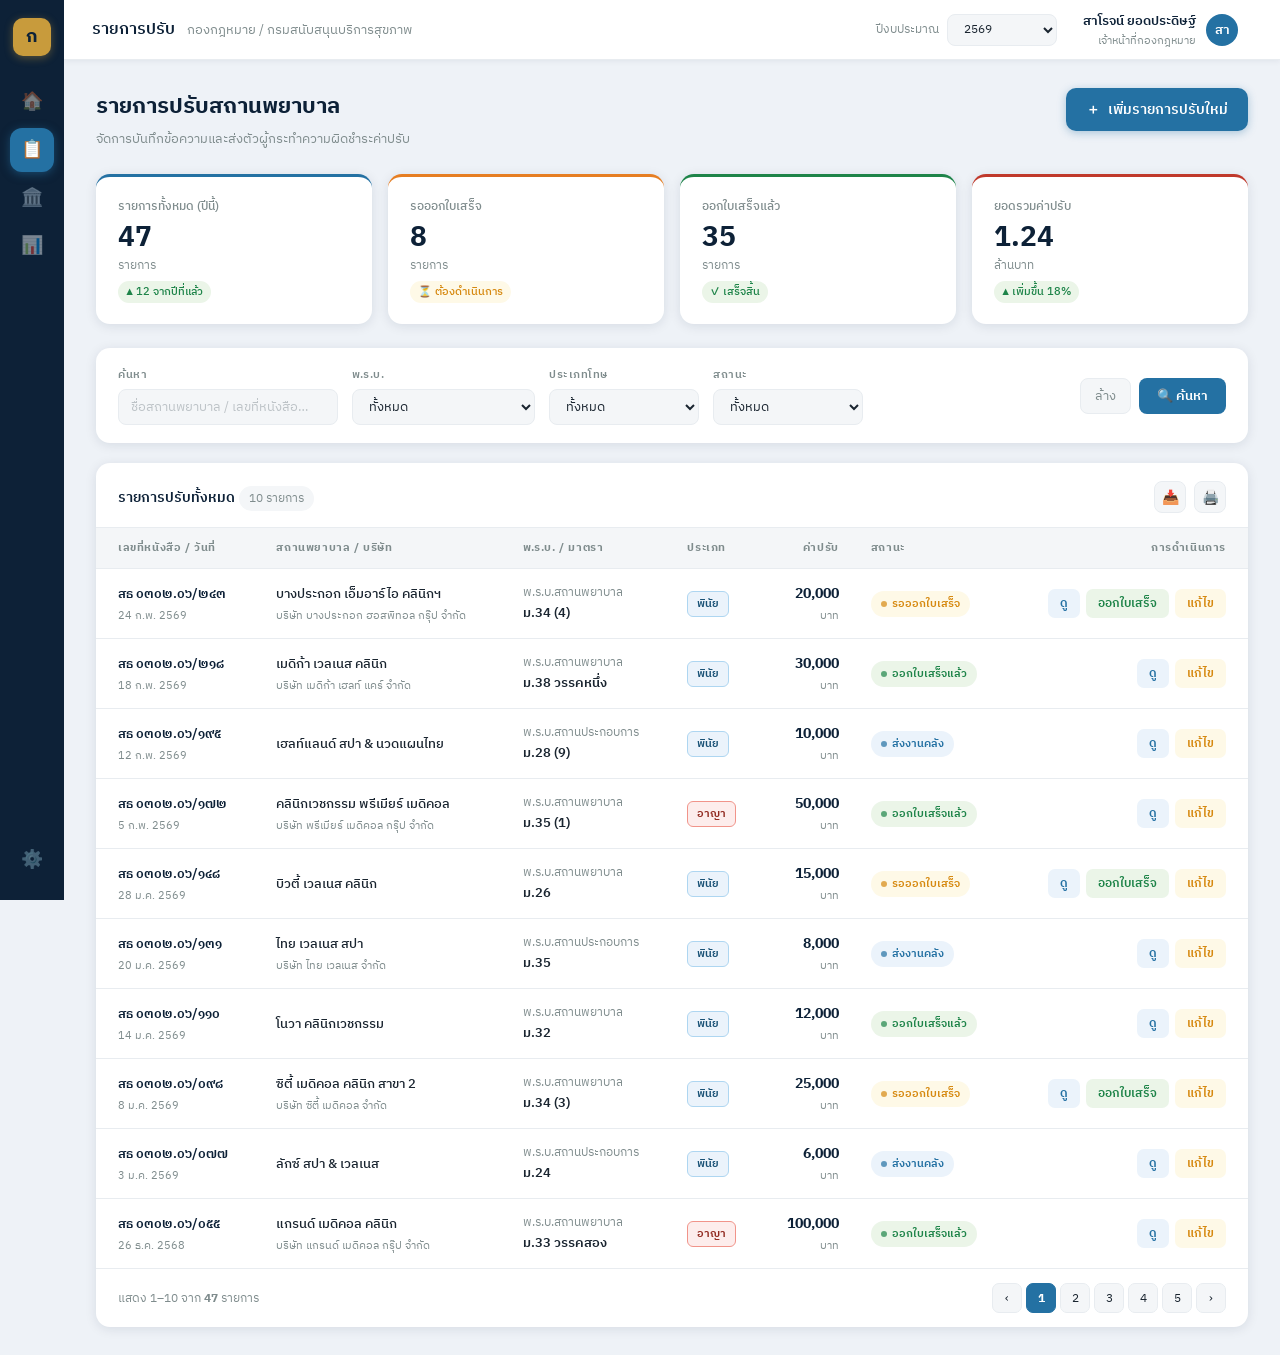
<file: 1.legal-เพิ่มรายการค่าปรับ.html>
<!DOCTYPE html>
<html lang="th">
<head>
<meta charset="UTF-8">
<meta name="viewport" content="width=device-width, initial-scale=1.0">
<title>รายการปรับ — กองกฎหมาย</title>
<link href="https://fonts.googleapis.com/css2?family=Sarabun:wght@300;400;500;600;700&family=IBM+Plex+Sans+Thai:wght@300;400;500;600;700&display=swap" rel="stylesheet">
<style>
  :root {
    --navy:    #0D2137;
    --navy2:   #163352;
    --blue:    #1A5276;
    --accent:  #2471A3;
    --gold:    #C89B3C;
    --gold2:   #F0C040;
    --red:     #C0392B;
    --green:   #1E8449;
    --gray1:   #F4F6F8;
    --gray2:   #E8ECF0;
    --gray3:   #BDC3C7;
    --gray4:   #7F8C8D;
    --text:    #1A2530;
    --white:   #FFFFFF;
    --shadow:  0 2px 12px rgba(13,33,55,0.10);
    --shadow2: 0 4px 24px rgba(13,33,55,0.16);
  }

  * { box-sizing: border-box; margin: 0; padding: 0; }

  body {
    font-family: 'IBM Plex Sans Thai', 'Sarabun', sans-serif;
    background: #EEF2F7;
    color: var(--text);
    min-height: 100vh;
  }

  /* ===== SIDEBAR ===== */
  .sidebar {
    position: fixed; left: 0; top: 0; bottom: 0;
    width: 64px;
    background: var(--navy);
    display: flex; flex-direction: column; align-items: center;
    padding: 18px 0;
    z-index: 100;
    gap: 4px;
  }
  .sidebar-logo {
    width: 38px; height: 38px;
    background: var(--gold);
    border-radius: 10px;
    display: flex; align-items: center; justify-content: center;
    font-size: 18px; font-weight: 700; color: var(--navy);
    margin-bottom: 20px;
    box-shadow: 0 2px 8px rgba(200,155,60,0.4);
  }
  .nav-item {
    width: 44px; height: 44px;
    border-radius: 12px;
    display: flex; align-items: center; justify-content: center;
    cursor: pointer; color: rgba(255,255,255,0.45);
    font-size: 18px; transition: all 0.2s;
    position: relative;
  }
  .nav-item:hover { background: rgba(255,255,255,0.08); color: var(--white); }
  .nav-item.active { background: var(--accent); color: var(--white); box-shadow: 0 2px 10px rgba(36,113,163,0.5); }
  .nav-item .tooltip {
    position: absolute; left: 58px; top: 50%; transform: translateY(-50%);
    background: var(--navy); color: var(--white);
    padding: 4px 10px; border-radius: 6px; font-size: 12px;
    white-space: nowrap; pointer-events: none; opacity: 0;
    transition: opacity 0.15s; font-family: 'IBM Plex Sans Thai', sans-serif;
  }
  .nav-item:hover .tooltip { opacity: 1; }

  /* ===== TOPBAR ===== */
  .topbar {
    position: fixed; left: 64px; right: 0; top: 0; height: 60px;
    background: var(--white);
    border-bottom: 1px solid var(--gray2);
    display: flex; align-items: center; padding: 0 28px;
    z-index: 99; gap: 12px;
    box-shadow: 0 1px 6px rgba(13,33,55,0.07);
  }
  .topbar-title {
    font-size: 16px; font-weight: 600; color: var(--navy);
    flex: 1;
  }
  .topbar-title span { color: var(--gray4); font-weight: 400; font-size: 13px; margin-left: 8px; }
  .topbar-user {
    display: flex; align-items: center; gap: 10px;
    padding: 6px 14px; border-radius: 10px;
    cursor: pointer; transition: background 0.15s;
  }
  .topbar-user:hover { background: var(--gray1); }
  .avatar {
    width: 32px; height: 32px; border-radius: 50%;
    background: var(--accent); color: var(--white);
    display: flex; align-items: center; justify-content: center;
    font-size: 13px; font-weight: 600;
  }
  .user-info { text-align: right; }
  .user-name { font-size: 13px; font-weight: 600; color: var(--navy); }
  .user-role { font-size: 11px; color: var(--gray4); }

  /* ===== MAIN ===== */
  .main {
    margin-left: 64px;
    padding-top: 60px;
    min-height: 100vh;
  }
  .content { padding: 28px 32px; }

  /* ===== PAGE HEADER ===== */
  .page-header {
    display: flex; align-items: flex-start; justify-content: space-between;
    margin-bottom: 24px;
  }
  .page-title { font-size: 22px; font-weight: 700; color: var(--navy); }
  .page-sub { font-size: 13px; color: var(--gray4); margin-top: 3px; }
  .btn-primary {
    display: flex; align-items: center; gap: 8px;
    background: var(--accent); color: var(--white);
    border: none; border-radius: 10px;
    padding: 10px 20px; font-size: 14px; font-weight: 600;
    cursor: pointer; font-family: inherit;
    transition: all 0.2s; box-shadow: 0 2px 8px rgba(36,113,163,0.35);
  }
  .btn-primary:hover { background: var(--blue); transform: translateY(-1px); box-shadow: 0 4px 14px rgba(36,113,163,0.45); }

  /* ===== STATS CARDS ===== */
  .stats-row {
    display: grid; grid-template-columns: repeat(4, 1fr);
    gap: 16px; margin-bottom: 24px;
  }
  .stat-card {
    background: var(--white); border-radius: 14px;
    padding: 20px 22px; box-shadow: var(--shadow);
    border-top: 3px solid transparent;
    transition: transform 0.2s;
  }
  .stat-card:hover { transform: translateY(-2px); }
  .stat-card.s1 { border-top-color: var(--accent); }
  .stat-card.s2 { border-top-color: #E67E22; }
  .stat-card.s3 { border-top-color: var(--green); }
  .stat-card.s4 { border-top-color: var(--red); }
  .stat-label { font-size: 12px; color: var(--gray4); font-weight: 500; margin-bottom: 8px; }
  .stat-value { font-size: 28px; font-weight: 700; color: var(--navy); line-height: 1; }
  .stat-unit { font-size: 12px; color: var(--gray4); margin-top: 4px; }
  .stat-badge {
    display: inline-flex; align-items: center; gap: 4px;
    font-size: 11px; padding: 2px 8px; border-radius: 20px;
    margin-top: 6px; font-weight: 500;
  }
  .stat-badge.up { background: #EBF5E8; color: var(--green); }
  .stat-badge.pending { background: #FEF9E7; color: #D68910; }

  /* ===== FILTER BAR ===== */
  .filter-bar {
    background: var(--white); border-radius: 14px;
    padding: 18px 22px; box-shadow: var(--shadow);
    margin-bottom: 20px;
    display: flex; align-items: center; gap: 14px; flex-wrap: wrap;
  }
  .filter-group { display: flex; flex-direction: column; gap: 5px; }
  .filter-label { font-size: 11px; font-weight: 600; color: var(--gray4); text-transform: uppercase; letter-spacing: 0.5px; }
  .filter-input, .filter-select {
    height: 36px; border: 1.5px solid var(--gray2);
    border-radius: 8px; padding: 0 12px;
    font-size: 13px; font-family: inherit; color: var(--text);
    background: var(--gray1); outline: none; transition: border-color 0.15s;
  }
  .filter-input { min-width: 220px; }
  .filter-select { min-width: 150px; }
  .filter-input:focus, .filter-select:focus { border-color: var(--accent); background: var(--white); }
  .filter-input::placeholder { color: var(--gray3); }
  .filter-actions { display: flex; gap: 8px; margin-left: auto; align-items: flex-end; padding-bottom: 0; }
  .btn-search {
    height: 36px; padding: 0 18px;
    background: var(--accent); color: var(--white);
    border: none; border-radius: 8px; font-size: 13px;
    font-family: inherit; font-weight: 600; cursor: pointer; transition: background 0.15s;
  }
  .btn-search:hover { background: var(--blue); }
  .btn-clear {
    height: 36px; padding: 0 14px;
    background: var(--gray1); color: var(--gray4);
    border: 1.5px solid var(--gray2); border-radius: 8px;
    font-size: 13px; font-family: inherit; cursor: pointer; transition: all 0.15s;
  }
  .btn-clear:hover { border-color: var(--gray3); color: var(--text); }

  /* ===== TABLE ===== */
  .table-card {
    background: var(--white); border-radius: 14px;
    box-shadow: var(--shadow); overflow: hidden;
  }
  .table-header {
    display: flex; align-items: center; justify-content: space-between;
    padding: 18px 22px 14px;
    border-bottom: 1px solid var(--gray2);
  }
  .table-title { font-size: 14px; font-weight: 600; color: var(--navy); }
  .table-count { font-size: 12px; color: var(--gray4); background: var(--gray1); padding: 3px 10px; border-radius: 20px; }
  .table-actions { display: flex; gap: 8px; }
  .btn-icon {
    width: 32px; height: 32px; border-radius: 8px;
    border: 1.5px solid var(--gray2); background: var(--gray1);
    display: flex; align-items: center; justify-content: center;
    cursor: pointer; color: var(--gray4); font-size: 14px; transition: all 0.15s;
  }
  .btn-icon:hover { border-color: var(--accent); color: var(--accent); background: #EBF3FB; }

  table { width: 100%; border-collapse: collapse; }
  thead tr { background: var(--gray1); }
  thead th {
    padding: 11px 16px; text-align: left;
    font-size: 11px; font-weight: 700;
    color: var(--gray4); text-transform: uppercase;
    letter-spacing: 0.6px; border-bottom: 1px solid var(--gray2);
    white-space: nowrap;
  }
  thead th:first-child { padding-left: 22px; }
  thead th:last-child { padding-right: 22px; }
  tbody tr {
    border-bottom: 1px solid var(--gray2);
    transition: background 0.12s; cursor: pointer;
  }
  tbody tr:last-child { border-bottom: none; }
  tbody tr:hover { background: #F0F7FF; }
  tbody td {
    padding: 13px 16px; font-size: 13px; color: var(--text);
    vertical-align: middle;
  }
  tbody td:first-child { padding-left: 22px; }
  tbody td:last-child { padding-right: 22px; }

  .ref-no { font-weight: 600; color: var(--navy); font-size: 13px; }
  .ref-date { font-size: 11px; color: var(--gray4); margin-top: 2px; }
  .offender-name { font-weight: 500; font-size: 13px; }
  .offender-company { font-size: 11px; color: var(--gray4); margin-top: 2px; }

  /* STATUS BADGE */
  .badge {
    display: inline-flex; align-items: center; gap: 5px;
    padding: 4px 10px; border-radius: 20px;
    font-size: 11px; font-weight: 600; white-space: nowrap;
  }
  .badge::before { content: ''; width: 6px; height: 6px; border-radius: 50%; background: currentColor; opacity: 0.7; }
  .badge-pending  { background: #FEF9E7; color: #D68910; }
  .badge-issued   { background: #EBF5E8; color: #1E8449; }
  .badge-cancel   { background: #FDEDEC; color: #C0392B; }
  .badge-waiting  { background: #EBF3FB; color: #2471A3; }

  /* PENALTY TYPE */
  .penalty-tag {
    display: inline-block; padding: 3px 9px; border-radius: 6px;
    font-size: 11px; font-weight: 600;
  }
  .penalty-phinae { background: #EBF3FB; color: #1A5276; border: 1px solid #AED6F1; }
  .penalty-aya    { background: #FDEDEC; color: #922B21; border: 1px solid #F1948A; }

  /* AMOUNT */
  .amount { font-weight: 700; font-size: 14px; color: var(--navy); text-align: right; }
  .amount-text { font-size: 11px; color: var(--gray4); margin-top: 2px; text-align: right; }

  /* ROW ACTIONS */
  .row-actions { display: flex; gap: 6px; justify-content: flex-end; }
  .act-btn {
    padding: 5px 12px; border-radius: 7px;
    font-size: 12px; font-weight: 600; font-family: inherit;
    border: none; cursor: pointer; transition: all 0.15s;
  }
  .act-view  { background: #EBF3FB; color: #2471A3; }
  .act-view:hover  { background: #AED6F1; }
  .act-receipt { background: #EBF5E8; color: #1E8449; }
  .act-receipt:hover { background: #A9DFBF; }
  .act-edit { background: #FEF9E7; color: #D68910; }
  .act-edit:hover { background: #FAD7A0; }

  /* PAGINATION */
  .pagination {
    display: flex; align-items: center; justify-content: space-between;
    padding: 14px 22px;
    border-top: 1px solid var(--gray2);
    font-size: 12px; color: var(--gray4);
  }
  .page-btns { display: flex; gap: 4px; }
  .page-btn {
    width: 30px; height: 30px; border-radius: 7px;
    border: 1.5px solid var(--gray2); background: var(--gray1);
    display: flex; align-items: center; justify-content: center;
    cursor: pointer; font-size: 12px; font-family: inherit;
    color: var(--text); transition: all 0.15s;
  }
  .page-btn:hover { border-color: var(--accent); color: var(--accent); }
  .page-btn.active { background: var(--accent); border-color: var(--accent); color: var(--white); font-weight: 700; }

  /* MODAL */
  .modal-overlay {
    position: fixed; inset: 0; background: rgba(13,33,55,0.5);
    z-index: 200; display: none; align-items: center; justify-content: center;
    backdrop-filter: blur(2px);
  }
  .modal-overlay.open { display: flex; animation: fadeIn 0.2s; }
  @keyframes fadeIn { from { opacity: 0; } to { opacity: 1; } }
  .modal {
    background: var(--white); border-radius: 18px;
    width: 680px; max-width: 95vw; max-height: 90vh;
    overflow-y: auto; box-shadow: var(--shadow2);
    animation: slideUp 0.25s;
  }
  @keyframes slideUp { from { transform: translateY(30px); opacity: 0; } to { transform: translateY(0); opacity: 1; } }
  .modal-head {
    padding: 22px 26px 16px;
    border-bottom: 1px solid var(--gray2);
    display: flex; align-items: center; justify-content: space-between;
  }
  .modal-title { font-size: 16px; font-weight: 700; color: var(--navy); }
  .modal-close {
    width: 30px; height: 30px; border-radius: 8px;
    border: none; background: var(--gray1); cursor: pointer;
    font-size: 16px; color: var(--gray4); display: flex; align-items: center; justify-content: center;
    transition: all 0.15s;
  }
  .modal-close:hover { background: var(--gray2); color: var(--text); }
  .modal-body { padding: 22px 26px; }
  .modal-footer {
    padding: 16px 26px; border-top: 1px solid var(--gray2);
    display: flex; justify-content: flex-end; gap: 10px;
  }

  /* FORM */
  .form-grid { display: grid; grid-template-columns: 1fr 1fr; gap: 16px; }
  .form-full { grid-column: 1 / -1; }
  .form-group { display: flex; flex-direction: column; gap: 6px; }
  .form-label { font-size: 12px; font-weight: 600; color: var(--navy); }
  .form-required { color: var(--red); margin-left: 2px; }
  .form-input, .form-select, .form-textarea {
    height: 38px; border: 1.5px solid var(--gray2);
    border-radius: 8px; padding: 0 12px;
    font-size: 13px; font-family: inherit; color: var(--text);
    background: var(--gray1); outline: none; transition: border-color 0.15s;
  }
  .form-textarea { height: auto; min-height: 72px; padding: 10px 12px; resize: vertical; }
  .form-input:focus, .form-select:focus, .form-textarea:focus {
    border-color: var(--accent); background: var(--white);
    box-shadow: 0 0 0 3px rgba(36,113,163,0.10);
  }
  .form-hint { font-size: 11px; color: var(--gray4); }
  .section-divider {
    font-size: 11px; font-weight: 700; color: var(--accent);
    text-transform: uppercase; letter-spacing: 1px;
    padding: 14px 0 8px; border-bottom: 1px solid var(--gray2);
    margin-bottom: 14px; grid-column: 1 / -1;
  }
  .btn-cancel-modal {
    height: 38px; padding: 0 18px;
    background: var(--gray1); color: var(--gray4);
    border: 1.5px solid var(--gray2); border-radius: 8px;
    font-size: 13px; font-family: inherit; cursor: pointer; transition: all 0.15s;
  }
  .btn-cancel-modal:hover { border-color: var(--gray3); color: var(--text); }
  .btn-save {
    height: 38px; padding: 0 22px;
    background: var(--accent); color: var(--white);
    border: none; border-radius: 8px;
    font-size: 13px; font-family: inherit; font-weight: 600; cursor: pointer; transition: all 0.15s;
  }
  .btn-save:hover { background: var(--blue); }

  /* CHECKBOX */
  .checkbox-row { display: flex; align-items: center; gap: 8px; }
  .checkbox-row input[type=checkbox] { width: 15px; height: 15px; accent-color: var(--accent); }
  .checkbox-row label { font-size: 13px; color: var(--text); }

  /* EMPTY STATE */
  .empty-state {
    padding: 52px 20px; text-align: center;
    color: var(--gray4); font-size: 13px; display: none;
  }
  .empty-state .icon { font-size: 40px; margin-bottom: 10px; }

  /* TOAST */
  .toast {
    position: fixed; bottom: 28px; right: 28px;
    background: var(--navy); color: var(--white);
    padding: 12px 20px; border-radius: 10px;
    font-size: 13px; font-weight: 500; font-family: inherit;
    box-shadow: var(--shadow2); z-index: 999;
    transform: translateY(60px); opacity: 0; transition: all 0.3s;
    display: flex; align-items: center; gap: 10px;
  }
  .toast.show { transform: translateY(0); opacity: 1; }
  .toast.success { border-left: 4px solid var(--green); }

  /* SCROLL */
  ::-webkit-scrollbar { width: 6px; height: 6px; }
  ::-webkit-scrollbar-track { background: var(--gray1); }
  ::-webkit-scrollbar-thumb { background: var(--gray3); border-radius: 3px; }
</style>
</head>
<body>

<!-- SIDEBAR -->
<nav class="sidebar">
  <div class="sidebar-logo">ก</div>
  <div class="nav-item" title="">
    <span>🏠</span><span class="tooltip">หน้าหลัก</span>
  </div>
  <div class="nav-item active">
    <span>📋</span><span class="tooltip">รายการปรับ</span>
  </div>
  <div class="nav-item">
    <span>🏛️</span><span class="tooltip">บันทึกข้อความ</span>
  </div>
  <div class="nav-item">
    <span>📊</span><span class="tooltip">รายงาน</span>
  </div>
  <div class="nav-item" style="margin-top:auto;">
    <span>⚙️</span><span class="tooltip">ตั้งค่า</span>
  </div>
</nav>

<!-- TOPBAR -->
<header class="topbar">
  <div class="topbar-title">
    รายการปรับ
    <span>กองกฎหมาย / กรมสนับสนุนบริการสุขภาพ</span>
  </div>
  <div style="display:flex;gap:8px;align-items:center;">
    <div style="font-size:12px;color:var(--gray4);">ปีงบประมาณ</div>
    <select class="filter-select" style="height:32px;font-size:12px;min-width:110px;">
      <option>2569</option>
      <option>2568</option>
      <option>2567</option>
    </select>
  </div>
  <div class="topbar-user">
    <div class="user-info">
      <div class="user-name">สาโรจน์ ยอดประดิษฐ์</div>
      <div class="user-role">เจ้าหน้าที่กองกฎหมาย</div>
    </div>
    <div class="avatar">สา</div>
  </div>
</header>

<!-- MAIN -->
<main class="main">
  <div class="content">

    <!-- PAGE HEADER -->
    <div class="page-header">
      <div>
        <div class="page-title">รายการปรับสถานพยาบาล</div>
        <div class="page-sub">จัดการบันทึกข้อความและส่งตัวผู้กระทำความผิดชำระค่าปรับ</div>
      </div>
      <button class="btn-primary" onclick="openModal()">
        <span>＋</span> เพิ่มรายการปรับใหม่
      </button>
    </div>

    <!-- STATS -->
    <div class="stats-row">
      <div class="stat-card s1">
        <div class="stat-label">รายการทั้งหมด (ปีนี้)</div>
        <div class="stat-value">47</div>
        <div class="stat-unit">รายการ</div>
        <div class="stat-badge up">▲ 12 จากปีที่แล้ว</div>
      </div>
      <div class="stat-card s2">
        <div class="stat-label">รอออกใบเสร็จ</div>
        <div class="stat-value">8</div>
        <div class="stat-unit">รายการ</div>
        <div class="stat-badge pending">⏳ ต้องดำเนินการ</div>
      </div>
      <div class="stat-card s3">
        <div class="stat-label">ออกใบเสร็จแล้ว</div>
        <div class="stat-value">35</div>
        <div class="stat-unit">รายการ</div>
        <div class="stat-badge up">✓ เสร็จสิ้น</div>
      </div>
      <div class="stat-card s4">
        <div class="stat-label">ยอดรวมค่าปรับ</div>
        <div class="stat-value">1.24</div>
        <div class="stat-unit">ล้านบาท</div>
        <div class="stat-badge up">▲ เพิ่มขึ้น 18%</div>
      </div>
    </div>

    <!-- FILTER -->
    <div class="filter-bar">
      <div class="filter-group">
        <div class="filter-label">ค้นหา</div>
        <input class="filter-input" type="text" placeholder="ชื่อสถานพยาบาล / เลขที่หนังสือ…" id="searchInput" oninput="filterTable()">
      </div>
      <div class="filter-group">
        <div class="filter-label">พ.ร.บ.</div>
        <select class="filter-select" id="filterAct" onchange="filterTable()">
          <option value="">ทั้งหมด</option>
          <option value="สถานพยาบาล">สถานพยาบาล 2541</option>
          <option value="สถานประกอบการ">สถานประกอบการฯ 2559</option>
        </select>
      </div>
      <div class="filter-group">
        <div class="filter-label">ประเภทโทษ</div>
        <select class="filter-select" id="filterPenalty" onchange="filterTable()">
          <option value="">ทั้งหมด</option>
          <option value="พินัย">พินัย</option>
          <option value="อาญา">อาญา</option>
        </select>
      </div>
      <div class="filter-group">
        <div class="filter-label">สถานะ</div>
        <select class="filter-select" id="filterStatus" onchange="filterTable()">
          <option value="">ทั้งหมด</option>
          <option value="รอออกใบเสร็จ">รอออกใบเสร็จ</option>
          <option value="ออกใบเสร็จแล้ว">ออกใบเสร็จแล้ว</option>
          <option value="ส่งงานคลัง">ส่งงานคลังแล้ว</option>
        </select>
      </div>
      <div class="filter-actions">
        <button class="btn-clear" onclick="clearFilter()">ล้าง</button>
        <button class="btn-search">🔍 ค้นหา</button>
      </div>
    </div>

    <!-- TABLE -->
    <div class="table-card">
      <div class="table-header">
        <div>
          <span class="table-title">รายการปรับทั้งหมด</span>
          <span class="table-count" id="rowCount">47 รายการ</span>
        </div>
        <div class="table-actions">
          <div class="btn-icon" title="Export Excel">📥</div>
          <div class="btn-icon" title="พิมพ์">🖨️</div>
        </div>
      </div>

      <table id="fineTable">
        <thead>
          <tr>
            <th>เลขที่หนังสือ / วันที่</th>
            <th>สถานพยาบาล / บริษัท</th>
            <th>พ.ร.บ. / มาตรา</th>
            <th>ประเภท</th>
            <th style="text-align:right">ค่าปรับ</th>
            <th>สถานะ</th>
            <th style="text-align:right">การดำเนินการ</th>
          </tr>
        </thead>
        <tbody id="tableBody"></tbody>
      </table>

      <div class="empty-state" id="emptyState">
        <div class="icon">📭</div>
        <div>ไม่พบรายการที่ตรงกับเงื่อนไขการค้นหา</div>
      </div>

      <div class="pagination">
        <div>แสดง 1–10 จาก <strong>47</strong> รายการ</div>
        <div class="page-btns">
          <div class="page-btn">‹</div>
          <div class="page-btn active">1</div>
          <div class="page-btn">2</div>
          <div class="page-btn">3</div>
          <div class="page-btn">4</div>
          <div class="page-btn">5</div>
          <div class="page-btn">›</div>
        </div>
      </div>
    </div>

  </div>
</main>

<!-- MODAL: เพิ่มรายการปรับ -->
<div class="modal-overlay" id="modalOverlay" onclick="closeModalOutside(event)">
  <div class="modal">
    <div class="modal-head">
      <div class="modal-title">➕ เพิ่มรายการปรับใหม่</div>
      <button class="modal-close" onclick="closeModal()">✕</button>
    </div>
    <div class="modal-body">
      <div class="form-grid">

        <div class="section-divider">📄 ข้อมูลบันทึกข้อความ</div>

        <div class="form-group">
          <label class="form-label">เลขที่หนังสือ <span class="form-required">*</span></label>
          <input class="form-input" type="text" placeholder="สธ ๐๓๐๒.๐๖/…" id="f_refno">
        </div>
        <div class="form-group">
          <label class="form-label">วันที่หนังสือ <span class="form-required">*</span></label>
          <input class="form-input" type="date" id="f_date">
        </div>

        <div class="section-divider">🏥 ข้อมูลผู้กระทำความผิด</div>

        <div class="form-group form-full">
          <label class="form-label">ชื่อสถานพยาบาล / หน่วยงาน <span class="form-required">*</span></label>
          <input class="form-input" type="text" placeholder="ชื่อสถานพยาบาล หรือ คลินิก…" id="f_offender">
        </div>
        <div class="form-group form-full">
          <label class="form-label">ชื่อบริษัท / นิติบุคคล</label>
          <input class="form-input" type="text" placeholder="บริษัท … จำกัด" id="f_company">
        </div>

        <div class="section-divider">⚖️ ฐานความผิด</div>

        <div class="form-group">
          <label class="form-label">พ.ร.บ. <span class="form-required">*</span></label>
          <select class="form-select" id="f_act" onchange="updateSection()">
            <option value="">— เลือก พ.ร.บ. —</option>
            <option value="สถานพยาบาล">พ.ร.บ. สถานพยาบาล พ.ศ. 2541</option>
            <option value="สถานประกอบการ">พ.ร.บ. สถานประกอบการเพื่อสุขภาพ พ.ศ. 2559</option>
          </select>
        </div>
        <div class="form-group">
          <label class="form-label">ประเภทโทษ <span class="form-required">*</span></label>
          <select class="form-select" id="f_penalty_type" onchange="updateSection()">
            <option value="">— เลือกประเภท —</option>
            <option value="พินัย">พินัย</option>
            <option value="อาญา">อาญา</option>
          </select>
        </div>
        <div class="form-group form-full">
          <label class="form-label">มาตราความผิด <span class="form-required">*</span></label>
          <select class="form-select" id="f_section">
            <option value="">— เลือก พ.ร.บ. และประเภทโทษก่อน —</option>
          </select>
        </div>
        <div class="form-group form-full">
          <label class="form-label">รายละเอียดความผิด</label>
          <textarea class="form-textarea" placeholder="อธิบายรายละเอียดการกระทำความผิด…" id="f_detail"></textarea>
        </div>

        <div class="section-divider">💰 ค่าปรับ</div>

        <div class="form-group">
          <label class="form-label">จำนวนเงินค่าปรับ (บาท) <span class="form-required">*</span></label>
          <input class="form-input" type="number" placeholder="0.00" id="f_amount" oninput="updateAmountText()">
        </div>
        <div class="form-group">
          <label class="form-label">จำนวนเงิน (ตัวอักษร)</label>
          <input class="form-input" type="text" id="f_amount_text" readonly style="background:#F4F6F8;color:var(--gray4);">
          <div class="form-hint">Generate อัตโนมัติ</div>
        </div>

        <div class="section-divider">📋 อื่นๆ</div>

        <div class="form-group form-full">
          <div class="checkbox-row">
            <input type="checkbox" id="f_send_finance">
            <label for="f_send_finance">ส่งบันทึกข้อความไปยังงานการเงินแล้ว (พร้อมออกใบเสร็จ)</label>
          </div>
        </div>
        <div class="form-group form-full">
          <label class="form-label">หมายเหตุ</label>
          <textarea class="form-textarea" placeholder="หมายเหตุเพิ่มเติม (ถ้ามี)…" style="min-height:52px;" id="f_note"></textarea>
        </div>

      </div>
    </div>
    <div class="modal-footer">
      <button class="btn-cancel-modal" onclick="closeModal()">ยกเลิก</button>
      <button class="btn-save" onclick="saveRecord()">💾 บันทึกรายการ</button>
    </div>
  </div>
</div>

<!-- TOAST -->
<div class="toast" id="toast"></div>

<script>
// ===== DATA =====
const sectionMap = {
  'สถานพยาบาล': {
    'พินัย': ['21','26','30','31','32','34 (3)','34 (4)','38 วรรคหนึ่ง','40','42','43','44 วรรคหนึ่ง','46'],
    'อาญา':  ['33 วรรคสอง','34 (2)','35 (1)','35 (2)','35 (3)','35 (4)','38 วรรคสอง','39','44 วรรคสอง','45','49','72'],
  },
  'สถานประกอบการ': {
    'พินัย': ['20','24','28 (9)','28 (10)','28 (11)','28 (12)','28 (13)','29 วรรคสอง','35','41'],
    'อาญา':  ['12'],
  }
};

const sampleData = [
  { ref:'สธ ๐๓๐๒.๐๖/๒๔๓', date:'24 ก.พ. 2569', offender:'บางประกอก เอ็มอาร์ไอ คลินิกฯ', company:'บริษัท บางประกอก ฮอสพิทอล กรุ๊ป จำกัด', act:'สถานพยาบาล', section:'34 (4)', penalty:'พินัย', amount:20000, status:'รอออกใบเสร็จ' },
  { ref:'สธ ๐๓๐๒.๐๖/๒๑๘', date:'18 ก.พ. 2569', offender:'เมดิก้า เวลเนส คลินิก', company:'บริษัท เมดิก้า เฮลท์ แคร์ จำกัด', act:'สถานพยาบาล', section:'38 วรรคหนึ่ง', penalty:'พินัย', amount:30000, status:'ออกใบเสร็จแล้ว' },
  { ref:'สธ ๐๓๐๒.๐๖/๑๙๕', date:'12 ก.พ. 2569', offender:'เฮลท์แลนด์ สปา & นวดแผนไทย', company:'', act:'สถานประกอบการ', section:'28 (9)', penalty:'พินัย', amount:10000, status:'ส่งงานคลัง' },
  { ref:'สธ ๐๓๐๒.๐๖/๑๗๒', date:'5 ก.พ. 2569', offender:'คลินิกเวชกรรม พรีเมียร์ เมดิคอล', company:'บริษัท พรีเมียร์ เมดิคอล กรุ๊ป จำกัด', act:'สถานพยาบาล', section:'35 (1)', penalty:'อาญา', amount:50000, status:'ออกใบเสร็จแล้ว' },
  { ref:'สธ ๐๓๐๒.๐๖/๑๔๘', date:'28 ม.ค. 2569', offender:'บิวตี้ เวลเนส คลินิก', company:'', act:'สถานพยาบาล', section:'26', penalty:'พินัย', amount:15000, status:'รอออกใบเสร็จ' },
  { ref:'สธ ๐๓๐๒.๐๖/๑๓๑', date:'20 ม.ค. 2569', offender:'ไทย เวลเนส สปา', company:'บริษัท ไทย เวลเนส จำกัด', act:'สถานประกอบการ', section:'35', penalty:'พินัย', amount:8000, status:'ส่งงานคลัง' },
  { ref:'สธ ๐๓๐๒.๐๖/๑๑๐', date:'14 ม.ค. 2569', offender:'โนวา คลินิกเวชกรรม', company:'', act:'สถานพยาบาล', section:'32', penalty:'พินัย', amount:12000, status:'ออกใบเสร็จแล้ว' },
  { ref:'สธ ๐๓๐๒.๐๖/๐๙๘', date:'8 ม.ค. 2569', offender:'ซิตี้ เมดิคอล คลินิก สาขา 2', company:'บริษัท ซิตี้ เมดิคอล จำกัด', act:'สถานพยาบาล', section:'34 (3)', penalty:'พินัย', amount:25000, status:'รอออกใบเสร็จ' },
  { ref:'สธ ๐๓๐๒.๐๖/๐๗๗', date:'3 ม.ค. 2569', offender:'ลักซ์ สปา & เวลเนส', company:'', act:'สถานประกอบการ', section:'24', penalty:'พินัย', amount:6000, status:'ส่งงานคลัง' },
  { ref:'สธ ๐๓๐๒.๐๖/๐๕๕', date:'26 ธ.ค. 2568', offender:'แกรนด์ เมดิคอล คลินิก', company:'บริษัท แกรนด์ เมดิคอล กรุ๊ป จำกัด', act:'สถานพยาบาล', section:'33 วรรคสอง', penalty:'อาญา', amount:100000, status:'ออกใบเสร็จแล้ว' },
];

let filteredData = [...sampleData];

function fmtMoney(n) {
  return n.toLocaleString('th-TH') + ' บาท';
}

function statusBadge(s) {
  const m = { 'รอออกใบเสร็จ':'badge-pending', 'ออกใบเสร็จแล้ว':'badge-issued', 'ส่งงานคลัง':'badge-waiting' };
  return `<span class="badge ${m[s]||''}">${s}</span>`;
}

function penaltyTag(t) {
  return `<span class="penalty-tag ${t==='พินัย'?'penalty-phinae':'penalty-aya'}">${t}</span>`;
}

function actionBtns(row, i) {
  const canReceipt = row.status === 'รอออกใบเสร็จ';
  return `
    <div class="row-actions">
      <button class="act-btn act-view" onclick="viewRow(${i},event)">ดู</button>
      ${canReceipt ? `<button class="act-btn act-receipt" onclick="goReceipt(${i},event)">ออกใบเสร็จ</button>` : ''}
      <button class="act-btn act-edit" onclick="editRow(${i},event)">แก้ไข</button>
    </div>`;
}

function renderTable(data) {
  const tbody = document.getElementById('tableBody');
  const empty = document.getElementById('emptyState');
  document.getElementById('rowCount').textContent = data.length + ' รายการ';
  if (data.length === 0) {
    tbody.innerHTML = '';
    empty.style.display = 'block';
    return;
  }
  empty.style.display = 'none';
  tbody.innerHTML = data.map((r,i) => `
    <tr>
      <td>
        <div class="ref-no">${r.ref}</div>
        <div class="ref-date">${r.date}</div>
      </td>
      <td>
        <div class="offender-name">${r.offender}</div>
        ${r.company ? `<div class="offender-company">${r.company}</div>` : ''}
      </td>
      <td>
        <div style="font-size:12px;color:var(--gray4);">พ.ร.บ.${r.act}</div>
        <div style="font-weight:600;font-size:13px;">ม.${r.section}</div>
      </td>
      <td>${penaltyTag(r.penalty)}</td>
      <td>
        <div class="amount">${r.amount.toLocaleString('th-TH')}</div>
        <div class="amount-text">บาท</div>
      </td>
      <td>${statusBadge(r.status)}</td>
      <td>${actionBtns(r,i)}</td>
    </tr>
  `).join('');
}

function filterTable() {
  const q = document.getElementById('searchInput').value.toLowerCase();
  const act = document.getElementById('filterAct').value;
  const penalty = document.getElementById('filterPenalty').value;
  const status = document.getElementById('filterStatus').value;
  filteredData = sampleData.filter(r => {
    const matchQ = !q || r.offender.toLowerCase().includes(q) || r.ref.includes(q) || r.company.toLowerCase().includes(q);
    const matchAct = !act || r.act.includes(act.replace('สถานพยาบาล','สถานพยาบาล').replace('สถานประกอบการ','สถานประกอบการ'));
    const matchP = !penalty || r.penalty === penalty;
    const matchS = !status || r.status === status;
    return matchQ && matchAct && matchP && matchS;
  });
  renderTable(filteredData);
}

function clearFilter() {
  document.getElementById('searchInput').value = '';
  document.getElementById('filterAct').value = '';
  document.getElementById('filterPenalty').value = '';
  document.getElementById('filterStatus').value = '';
  filteredData = [...sampleData];
  renderTable(filteredData);
}

// ===== MODAL =====
function openModal() {
  document.getElementById('modalOverlay').classList.add('open');
}
function closeModal() {
  document.getElementById('modalOverlay').classList.remove('open');
}
function closeModalOutside(e) {
  if (e.target === document.getElementById('modalOverlay')) closeModal();
}

function updateSection() {
  const act = document.getElementById('f_act').value;
  const pen = document.getElementById('f_penalty_type').value;
  const sel = document.getElementById('f_section');
  sel.innerHTML = '<option value="">— เลือกมาตรา —</option>';
  if (act && pen && sectionMap[act] && sectionMap[act][pen]) {
    sectionMap[act][pen].forEach(s => {
      sel.innerHTML += `<option value="${s}">มาตรา ${s}</option>`;
    });
  }
}

const numText = n => {
  if (!n) return '';
  const units = ['','หนึ่ง','สอง','สาม','สี่','ห้า','หก','เจ็ด','แปด','เก้า'];
  const pos = ['','สิบ','ร้อย','พัน','หมื่น','แสน','ล้าน'];
  const digits = String(parseInt(n)).split('').reverse();
  let result = '';
  digits.forEach((d,i) => {
    if (d !== '0') result = units[parseInt(d)] + pos[i] + result;
  });
  return result + 'บาทถ้วน';
};

function updateAmountText() {
  const v = document.getElementById('f_amount').value;
  document.getElementById('f_amount_text').value = v ? numText(v) : '';
}

function saveRecord() {
  const ref = document.getElementById('f_refno').value;
  const off = document.getElementById('f_offender').value;
  if (!ref || !off) { showToast('⚠️ กรุณากรอกข้อมูลที่จำเป็น', false); return; }
  closeModal();
  showToast('✅ บันทึกรายการปรับเรียบร้อยแล้ว', true);
}

function viewRow(i, e) { e.stopPropagation(); showToast('📄 เปิดดูรายละเอียด: ' + filteredData[i].ref); }
function goReceipt(i, e) { e.stopPropagation(); showToast('🧾 เปิดหน้าออกใบเสร็จ: ' + filteredData[i].ref); }
function editRow(i, e) { e.stopPropagation(); showToast('✏️ เปิดแก้ไข: ' + filteredData[i].ref); }

function showToast(msg, success = true) {
  const t = document.getElementById('toast');
  t.textContent = msg;
  t.className = 'toast' + (success ? ' success' : '') + ' show';
  setTimeout(() => t.classList.remove('show'), 3000);
}

// INIT
renderTable(sampleData);
</script>
</body>
</html>
</file>
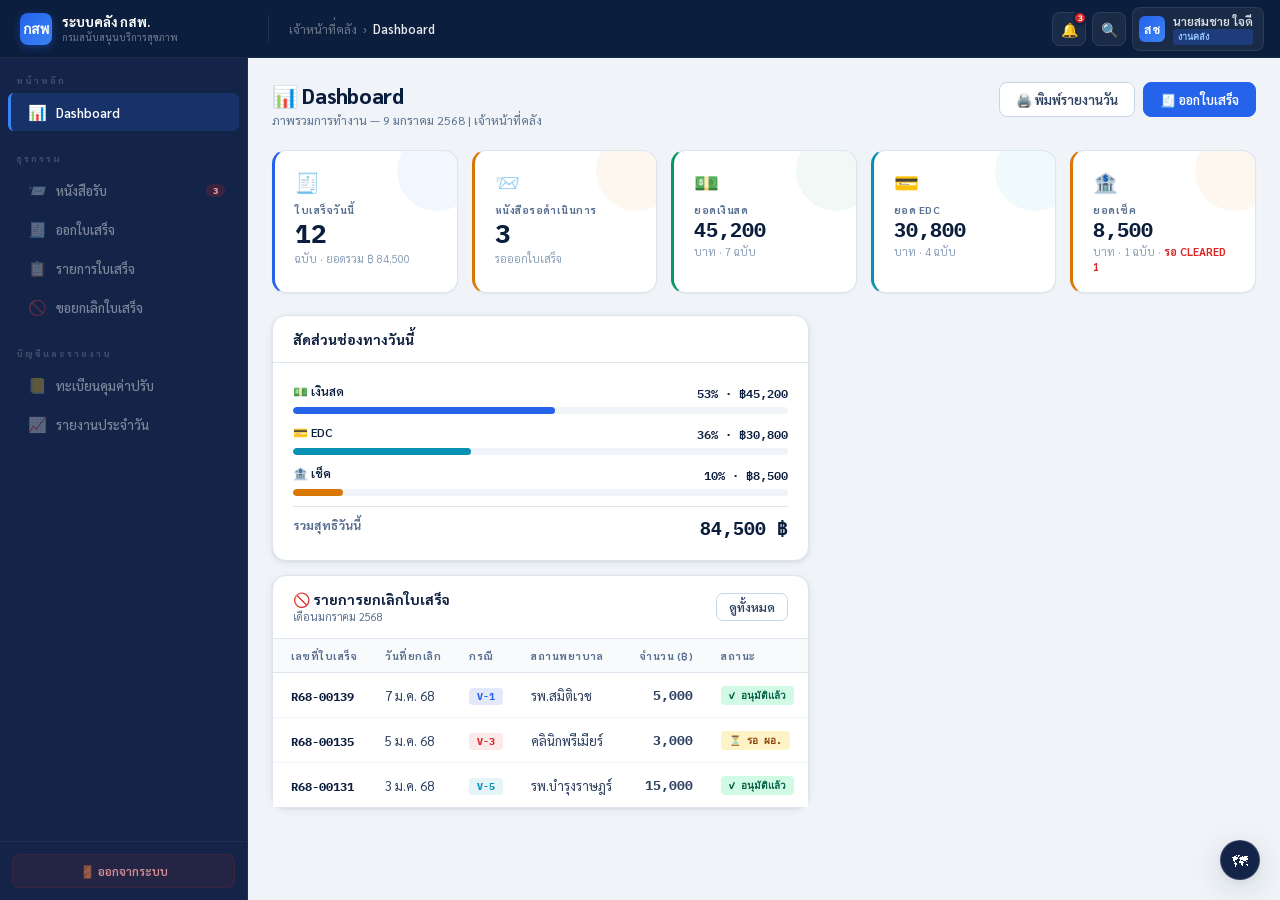
<file: 2_staff-ui.html>
<!DOCTYPE html>
<html lang="th">
<head>
<meta charset="UTF-8">
<meta name="viewport" content="width=device-width,initial-scale=1.0">
<title>ระบบคลัง กสพ. — เจ้าหน้าที่คลัง</title>
<link href="https://fonts.googleapis.com/css2?family=Sarabun:ital,wght@0,300;0,400;0,500;0,600;0,700;0,800;1,400&family=IBM+Plex+Mono:wght@400;500;600;700&display=swap" rel="stylesheet">
<style>
/* ═══════════ RESET & TOKENS ═══════════ */
*,*::before,*::after{box-sizing:border-box;margin:0;padding:0}
:root{
  --navy:#0c1e3d;
  --navy2:#142448;
  --navy3:#1c3060;
  --blue:#1b4fd8;
  --blue2:#2563eb;
  --blue3:#3b82f6;
  --blue-l:#eff6ff;
  --blue-m:#dbeafe;
  --cyan:#0891b2;
  --cyan-l:#ecfeff;
  --green:#059669;
  --green-l:#ecfdf5;
  --green-m:#d1fae5;
  --amber:#d97706;
  --amber-l:#fffbeb;
  --amber-m:#fef3c7;
  --red:#dc2626;
  --red-l:#fef2f2;
  --red-m:#fee2e2;

  --bg:#f0f4f8;
  --bg2:#e8edf4;
  --card:#ffffff;
  --border:#dde5ef;
  --border2:#c8d5e8;

  --text:#0c1e3d;
  --text2:#2d4060;
  --text3:#5a7090;
  --text4:#8ba0b8;

  --sw:248px;
  --th:58px;
  --r:10px;
  --r2:14px;

  --shadow-xs:0 1px 2px rgba(12,30,61,.06);
  --shadow-sm:0 1px 3px rgba(12,30,61,.08),0 2px 8px rgba(12,30,61,.06);
  --shadow:0 2px 6px rgba(12,30,61,.08),0 6px 20px rgba(12,30,61,.07);
  --shadow-lg:0 8px 32px rgba(12,30,61,.14),0 2px 8px rgba(12,30,61,.06);
}

html,body{height:100%;font-family:'Sarabun',sans-serif;background:var(--bg);color:var(--text);font-size:14px;overflow:hidden;}

/* ═══════════ TOPBAR ═══════════ */
#topbar{
  position:fixed;top:0;left:0;right:0;z-index:100;
  height:var(--th);
  background:var(--navy);
  display:flex;align-items:center;
  padding:0 0 0 20px;
  border-bottom:1px solid rgba(255,255,255,.06);
}
.tb-brand{
  display:flex;align-items:center;gap:10px;
  width:var(--sw);flex-shrink:0;padding-right:20px;
}
.tb-gem{
  width:32px;height:32px;border-radius:8px;
  background:linear-gradient(135deg,var(--blue2),var(--blue3));
  display:flex;align-items:center;justify-content:center;
  font-size:14px;font-weight:800;color:#fff;
  font-family:'IBM Plex Mono';flex-shrink:0;
  box-shadow:0 2px 8px rgba(37,99,235,.4);
}
.tb-name{font-size:13px;font-weight:700;color:#fff;line-height:1.3;}
.tb-dept{font-size:10px;color:rgba(255,255,255,.4);}

.tb-divider{width:1px;height:28px;background:rgba(255,255,255,.08);}

.tb-crumb{
  display:flex;align-items:center;gap:6px;
  padding:0 20px;font-size:12.5px;
  color:rgba(255,255,255,.4);
}
.tb-crumb .cur{color:rgba(255,255,255,.9);font-weight:600;}

.tb-right{
  margin-left:auto;display:flex;align-items:center;
  gap:6px;padding:0 16px;
}
.tb-icon-btn{
  width:34px;height:34px;border-radius:8px;
  background:rgba(255,255,255,.06);border:1px solid rgba(255,255,255,.08);
  display:flex;align-items:center;justify-content:center;
  cursor:pointer;font-size:14px;position:relative;
  transition:background .15s;
}
.tb-icon-btn:hover{background:rgba(255,255,255,.12);}
.tb-notif-dot{
  position:absolute;top:-2px;right:-2px;
  width:14px;height:14px;border-radius:50%;
  background:var(--red);color:#fff;
  font-size:8px;font-weight:700;font-family:'IBM Plex Mono';
  display:flex;align-items:center;justify-content:center;
  border:2px solid var(--navy);
}
.tb-user{
  display:flex;align-items:center;gap:8px;
  padding:5px 10px 5px 6px;
  background:rgba(255,255,255,.06);border:1px solid rgba(255,255,255,.08);
  border-radius:8px;cursor:pointer;transition:background .15s;
}
.tb-user:hover{background:rgba(255,255,255,.1);}
.tb-ava{
  width:26px;height:26px;border-radius:6px;
  background:linear-gradient(135deg,var(--blue2),var(--blue3));
  display:flex;align-items:center;justify-content:center;
  font-size:12px;color:#fff;font-weight:700;flex-shrink:0;
}
.tb-uname{font-size:12px;font-weight:600;color:rgba(255,255,255,.85);}
.tb-urole{
  font-size:9px;font-weight:700;font-family:'IBM Plex Mono';
  background:rgba(37,99,235,.3);color:#93c5fd;
  padding:1px 5px;border-radius:3px;
}

/* ═══════════ SIDEBAR ═══════════ */
#sidebar{
  position:fixed;top:var(--th);left:0;bottom:0;z-index:90;
  width:var(--sw);
  background:var(--navy2);
  border-right:1px solid rgba(255,255,255,.05);
  overflow-y:auto;overflow-x:hidden;
  display:flex;flex-direction:column;
}
#sidebar::-webkit-scrollbar{width:3px;}
#sidebar::-webkit-scrollbar-thumb{background:rgba(255,255,255,.08);}

.sb-section{padding:16px 0 4px;}
.sb-sec-lbl{
  padding:0 16px 6px;
  font-size:9px;font-weight:700;letter-spacing:2px;
  text-transform:uppercase;color:rgba(255,255,255,.2);
}
.sb-item{
  display:flex;align-items:center;gap:9px;
  padding:9px 14px 9px 16px;
  cursor:pointer;transition:all .15s;
  color:rgba(255,255,255,.45);font-size:13px;font-weight:500;
  border-left:3px solid transparent;
  margin:1px 8px;border-radius:0 8px 8px 0;
  border-left:3px solid transparent;
  border-radius:6px;
}
.sb-item:hover{color:rgba(255,255,255,.8);background:rgba(255,255,255,.05);}
.sb-item.active{
  color:#fff;
  background:rgba(37,99,235,.2);
  border-left:3px solid var(--blue3);
  font-weight:600;
}
.sb-icon{font-size:15px;flex-shrink:0;width:20px;text-align:center;opacity:.7;}
.sb-item.active .sb-icon{opacity:1;}
.sb-label{flex:1;}
.sb-badge{
  padding:1px 7px;border-radius:10px;
  font-size:9px;font-weight:700;font-family:'IBM Plex Mono';
}
.sb-badge.warn{background:rgba(220,38,38,.2);color:#fca5a5;}
.sb-badge.info{background:rgba(37,99,235,.2);color:#93c5fd;}
.sb-badge.ok{background:rgba(5,150,105,.2);color:#6ee7b7;}

.sb-bottom{
  margin-top:auto;padding:12px;
  border-top:1px solid rgba(255,255,255,.05);
}
.sb-logout{
  width:100%;padding:8px;border-radius:8px;
  background:rgba(220,38,38,.08);border:1px solid rgba(220,38,38,.15);
  color:rgba(252,165,165,.8);font-family:'Sarabun';font-size:12px;font-weight:600;
  cursor:pointer;transition:all .2s;
}
.sb-logout:hover{background:rgba(220,38,38,.15);}

/* ═══════════ CONTENT ═══════════ */
#content{
  position:fixed;top:var(--th);left:var(--sw);right:0;bottom:0;
  overflow-y:auto;overflow-x:hidden;
  background:var(--bg);
}
#content::-webkit-scrollbar{width:5px;}
#content::-webkit-scrollbar-thumb{background:var(--border2);border-radius:3px;}

.page{display:none;padding:24px;animation:pgIn .22s ease;}
.page.active{display:block;}
@keyframes pgIn{from{opacity:0;transform:translateY(10px);}to{opacity:1;transform:translateY(0);}}

/* ═══════════ PAGE HEADER ═══════════ */
.ph{
  display:flex;align-items:flex-start;justify-content:space-between;
  margin-bottom:22px;flex-wrap:wrap;gap:12px;
}
.ph-left{}
.ph-title{font-size:21px;font-weight:800;color:var(--text);letter-spacing:-.3px;}
.ph-sub{font-size:12px;color:var(--text3);margin-top:3px;}
.ph-actions{display:flex;gap:8px;flex-wrap:wrap;align-items:center;}

/* ═══════════ BUTTONS ═══════════ */
.btn{
  display:inline-flex;align-items:center;gap:6px;
  padding:8px 16px;border-radius:8px;
  font-family:'Sarabun';font-size:13px;font-weight:600;
  cursor:pointer;border:1.5px solid transparent;
  transition:all .16s;white-space:nowrap;
}
.btn-p{background:var(--blue2);color:#fff;border-color:var(--blue2);}
.btn-p:hover{background:#1d4ed8;box-shadow:0 2px 12px rgba(37,99,235,.35);}
.btn-p:active{transform:scale(.98);}
.btn-s{background:var(--card);color:var(--text2);border-color:var(--border2);}
.btn-s:hover{background:var(--bg);border-color:var(--border2);}
.btn-danger{background:var(--red-l);color:var(--red);border-color:#fecaca;}
.btn-danger:hover{background:var(--red-m);}
.btn-success{background:var(--green-l);color:var(--green);border-color:var(--green-m);}
.btn-success:hover{background:#bbf7d0;}
.btn-amber{background:var(--amber-l);color:var(--amber);border-color:var(--amber-m);}
.btn-amber:hover{background:#fde68a;}
.btn-sm{padding:5px 12px;font-size:12px;border-radius:7px;}
.btn-xs{padding:3px 9px;font-size:11px;border-radius:5px;}
.btn-icon{padding:7px;border-radius:8px;}

/* ═══════════ CARDS ═══════════ */
.card{
  background:var(--card);border-radius:var(--r2);
  border:1px solid var(--border);
  box-shadow:var(--shadow-sm);
}
.card-h{
  padding:14px 20px;border-bottom:1px solid var(--border);
  display:flex;align-items:center;justify-content:space-between;
}
.card-title{font-size:14px;font-weight:700;color:var(--text);}
.card-sub{font-size:11px;color:var(--text3);margin-top:1px;}
.card-b{padding:20px;}

/* ═══════════ STAT CARDS ═══════════ */
.stats{display:grid;grid-template-columns:repeat(auto-fit,minmax(160px,1fr));gap:14px;margin-bottom:22px;}
.stat{
  background:var(--card);border-radius:var(--r2);
  border:1px solid var(--border);box-shadow:var(--shadow-xs);
  padding:18px 20px;position:relative;overflow:hidden;
  transition:transform .2s,box-shadow .2s;
}
.stat:hover{transform:translateY(-2px);box-shadow:var(--shadow);}
.stat::after{
  content:'';position:absolute;top:-20px;right:-20px;
  width:80px;height:80px;border-radius:50%;
  opacity:.06;
}
.stat.blue{border-left:3px solid var(--blue2);}
.stat.blue::after{background:var(--blue2);}
.stat.green{border-left:3px solid var(--green);}
.stat.green::after{background:var(--green);}
.stat.amber{border-left:3px solid var(--amber);}
.stat.amber::after{background:var(--amber);}
.stat.cyan{border-left:3px solid var(--cyan);}
.stat.cyan::after{background:var(--cyan);}
.stat.red{border-left:3px solid var(--red);}
.stat.red::after{background:var(--red);}

.stat-icon{font-size:20px;margin-bottom:8px;}
.stat-lbl{font-size:10.5px;font-weight:700;color:var(--text3);text-transform:uppercase;letter-spacing:.5px;}
.stat-val{font-size:26px;font-weight:800;color:var(--text);font-family:'IBM Plex Mono';line-height:1.1;margin:3px 0;}
.stat-hint{font-size:11px;color:var(--text4);}
.stat-trend{
  display:inline-flex;align-items:center;gap:3px;
  font-size:11px;font-weight:700;padding:1px 6px;
  border-radius:20px;font-family:'IBM Plex Mono';
}
.trend-up{background:#d1fae5;color:#065f46;}
.trend-down{background:var(--red-l);color:var(--red);}

/* ═══════════ BADGE ═══════════ */
.badge{
  display:inline-flex;align-items:center;gap:3px;
  padding:2px 8px;border-radius:4px;
  font-size:10px;font-weight:700;font-family:'IBM Plex Mono';
  white-space:nowrap;
}
.b-blue{background:var(--blue-m);color:#1e40af;}
.b-green{background:var(--green-m);color:#065f46;}
.b-amber{background:var(--amber-m);color:#92400e;}
.b-red{background:var(--red-m);color:#991b1b;}
.b-gray{background:#f1f5f9;color:#475569;}
.b-navy{background:#dbeafe;color:#1e3a8a;}
.b-cyan{background:#cffafe;color:#164e63;}
.b-teal{background:#ccfbf1;color:#134e4a;}

/* ═══════════ TABLE ═══════════ */
.tbl-wrap{overflow-x:auto;border-radius:var(--r2);border:1px solid var(--border);}
table.tbl{width:100%;border-collapse:collapse;background:var(--card);}
table.tbl thead th{
  background:#f8fafc;
  padding:10px 14px;
  font-size:10.5px;font-weight:700;color:var(--text3);
  text-transform:uppercase;letter-spacing:.5px;
  border-bottom:1px solid var(--border);text-align:left;white-space:nowrap;
}
table.tbl thead th:first-child{padding-left:18px;}
table.tbl tbody td{
  padding:12px 14px;border-bottom:1px solid #f1f5f9;
  font-size:13px;color:var(--text2);vertical-align:middle;
}
table.tbl tbody td:first-child{padding-left:18px;}
table.tbl tbody tr:last-child td{border-bottom:none;}
table.tbl tbody tr{transition:background .12s;}
table.tbl tbody tr:hover td{background:#f8fafc;}

/* ═══════════ FORM ═══════════ */
.fg{margin-bottom:14px;}
.lbl{display:block;font-size:12px;font-weight:700;color:var(--text2);margin-bottom:5px;}
.req{color:var(--red);margin-left:2px;}
.inp{
  width:100%;padding:9px 12px;border-radius:8px;
  border:1.5px solid var(--border2);background:#fff;
  font-family:'Sarabun';font-size:13px;color:var(--text);
  transition:border-color .18s,box-shadow .18s;outline:none;
}
.inp:focus{border-color:var(--blue2);box-shadow:0 0 0 3px rgba(37,99,235,.1);}
.inp[readonly]{background:#f8fafc;cursor:default;color:var(--text3);}
select.inp{cursor:pointer;}
textarea.inp{resize:vertical;min-height:76px;line-height:1.6;}
.inp-row{display:grid;gap:14px;}
.r2{grid-template-columns:1fr 1fr;}
.r3{grid-template-columns:1fr 1fr 1fr;}
.r1{grid-template-columns:1fr;}
.inp-group{display:flex;}
.inp-group .inp{border-radius:8px 0 0 8px;border-right:none;}
.inp-addon{
  padding:9px 12px;background:#f8fafc;
  border:1.5px solid var(--border2);border-left:none;
  border-radius:0 8px 8px 0;font-size:13px;color:var(--text3);
  white-space:nowrap;display:flex;align-items:center;
}

/* ═══════════ ALERT ═══════════ */
.alert{
  display:flex;align-items:flex-start;gap:10px;
  padding:11px 14px;border-radius:9px;
  font-size:13px;margin-bottom:14px;line-height:1.5;
}
.al-info{background:var(--blue-l);border:1px solid var(--blue-m);color:#1e40af;}
.al-success{background:var(--green-l);border:1px solid var(--green-m);color:#065f46;}
.al-warn{background:var(--amber-l);border:1px solid var(--amber-m);color:#92400e;}
.al-danger{background:var(--red-l);border:1px solid var(--red-m);color:#991b1b;}

/* ═══════════ FILTER BAR ═══════════ */
.filter-bar{display:flex;gap:8px;flex-wrap:wrap;align-items:center;margin-bottom:16px;}
.search-input{
  display:flex;align-items:center;gap:8px;
  background:var(--card);border:1.5px solid var(--border2);
  border-radius:9px;padding:8px 12px;flex:1;max-width:360px;
  transition:border-color .18s,box-shadow .18s;
}
.search-input:focus-within{border-color:var(--blue2);box-shadow:0 0 0 3px rgba(37,99,235,.08);}
.search-input input{
  border:none;outline:none;font-family:'Sarabun';
  font-size:13px;color:var(--text);background:transparent;flex:1;
}
.search-input input::placeholder{color:var(--text4);}
.search-icon{font-size:13px;color:var(--text4);}

/* ═══════════ TIMELINE ═══════════ */
.tl{display:flex;flex-direction:column;gap:0;}
.tl-item{display:flex;gap:12px;padding-bottom:14px;position:relative;}
.tl-item:not(:last-child)::before{
  content:'';position:absolute;left:15px;top:30px;bottom:0;
  width:2px;background:var(--border);border-radius:1px;
}
.tl-dot{
  width:30px;height:30px;border-radius:50%;flex-shrink:0;
  display:flex;align-items:center;justify-content:center;
  font-size:13px;position:relative;z-index:1;
  border:2px solid var(--border);background:var(--card);
}
.tl-content{flex:1;padding-top:3px;}
.tl-t{font-size:13px;font-weight:600;color:var(--text);}
.tl-m{font-size:11px;color:var(--text3);margin-top:1px;}

/* ═══════════ STEP INDICATOR ═══════════ */
.steps{display:flex;align-items:center;margin-bottom:24px;}
.sw{display:flex;flex-direction:column;align-items:center;flex:1;position:relative;}
.sc{
  width:32px;height:32px;border-radius:50%;
  display:flex;align-items:center;justify-content:center;
  font-size:12px;font-weight:700;font-family:'IBM Plex Mono';
  border:2px solid var(--border2);background:var(--card);color:var(--text4);
  z-index:1;transition:all .2s;
}
.sc.done{background:var(--green);border-color:var(--green);color:#fff;}
.sc.active{background:var(--blue2);border-color:var(--blue2);color:#fff;box-shadow:0 0 0 4px rgba(37,99,235,.15);}
.sl{font-size:10px;font-weight:600;color:var(--text4);margin-top:5px;text-align:center;white-space:nowrap;}
.sc.active ~ .sl,.sw.act .sl{color:var(--blue2);font-weight:700;}
.sw.done .sl{color:var(--green);}
.step-line{flex:1;height:2px;background:var(--border);margin:0 -1px;position:relative;top:-10px;}
.step-line.done{background:var(--green);}

/* ═══════════ PAY TABS ═══════════ */
.pay-tabs{display:flex;gap:8px;margin-bottom:16px;}
.pt{
  flex:1;padding:11px 8px;border-radius:9px;text-align:center;
  cursor:pointer;border:1.5px solid var(--border2);background:var(--card);
  font-size:12px;font-weight:600;color:var(--text3);transition:all .18s;
}
.pt:hover{border-color:var(--blue2);color:var(--blue2);}
.pt.active{border-color:var(--blue2);background:var(--blue-l);color:var(--blue2);}
.pt-icon{font-size:20px;display:block;margin-bottom:4px;}

/* ═══════════ RECEIPT PREVIEW ═══════════ */
.receipt{
  background:#fff;border:1.5px solid #334155;border-radius:4px;
  padding:22px 24px;font-size:12px;font-family:'Sarabun';line-height:1.8;
  max-width:380px;margin:0 auto;
}
.receipt-hd{text-align:center;margin-bottom:12px;}
.receipt-hd .r-title{font-size:15px;font-weight:800;letter-spacing:.5px;}
.receipt-hd .r-org{font-size:11px;color:var(--text3);}
.receipt-hd .r-num{
  font-family:'IBM Plex Mono';font-size:13px;font-weight:700;
  background:var(--navy);color:#fff;display:inline-block;
  padding:2px 10px;border-radius:4px;margin-top:4px;
}
.r-line{display:flex;justify-content:space-between;border-bottom:1px dashed #e2e8f0;padding:3px 0;font-size:12px;}
.r-line .r-key{color:var(--text3);}
.r-line .r-val{font-weight:600;text-align:right;}
.r-total{
  display:flex;justify-content:space-between;
  border-top:2px solid var(--navy);margin-top:6px;padding-top:8px;
  font-weight:800;font-size:14px;
}
.r-baht-txt{text-align:center;font-style:italic;font-size:11px;color:var(--text3);margin-top:2px;}
.r-sigs{display:flex;justify-content:space-between;margin-top:20px;gap:12px;}
.r-sig{flex:1;text-align:center;}
.r-sig-line{border-bottom:1px solid #334155;height:36px;margin-bottom:3px;}
.r-sig-name{font-size:10px;color:var(--text3);}

/* ═══════════ REGISTER TABLE EXTRAS ═══════════ */
.reg-total-row td{background:#f0f7ff !important;font-weight:800 !important;border-top:2px solid var(--border2) !important;}

/* ═══════════ BAR CHART ═══════════ */
.bar-chart{display:flex;gap:6px;align-items:flex-end;padding:4px 0;height:90px;}
.bc{flex:1;display:flex;flex-direction:column;align-items:center;gap:2px;}
.bar{width:100%;border-radius:4px 4px 0 0;transition:opacity .2s;cursor:default;}
.bar:hover{opacity:.8;}
.bc-val{font-size:8px;font-weight:700;color:var(--text3);font-family:'IBM Plex Mono';}
.bc-lbl{font-size:9px;color:var(--text4);}

/* ═══════════ PIE CHART (CSS) ═══════════ */
.pie-wrap{display:flex;align-items:center;gap:20px;margin-top:8px;}
.pie-svg{flex-shrink:0;}
.pie-legend{display:flex;flex-direction:column;gap:7px;}
.pie-item{display:flex;align-items:center;gap:7px;font-size:12px;}
.pie-dot{width:10px;height:10px;border-radius:50%;flex-shrink:0;}
.pie-lbl{flex:1;color:var(--text2);}
.pie-pct{font-weight:700;font-family:'IBM Plex Mono';color:var(--text);}

/* ═══════════ PROGRESS BAR ═══════════ */
.prog-row{margin-bottom:10px;}
.prog-head{display:flex;justify-content:space-between;font-size:12px;font-weight:600;margin-bottom:4px;}
.prog-bar{height:7px;background:var(--bg);border-radius:10px;overflow:hidden;}
.prog-fill{height:100%;border-radius:10px;transition:width .6s ease;}

/* ═══════════ MODAL ═══════════ */
.modal-bg{
  position:fixed;inset:0;background:rgba(12,30,61,.45);
  display:flex;align-items:center;justify-content:center;z-index:500;
  backdrop-filter:blur(4px);animation:fadeOverlay .2s ease;
}
.modal-bg.hidden{display:none;}
@keyframes fadeOverlay{from{opacity:0;}to{opacity:1;}}
.modal-box{
  background:var(--card);border-radius:16px;
  box-shadow:var(--shadow-lg);width:540px;max-width:95vw;
  max-height:90vh;overflow-y:auto;
  animation:modalIn .22s ease;
}
@keyframes modalIn{from{opacity:0;transform:scale(.96) translateY(10px);}to{opacity:1;transform:scale(1) translateY(0);}}
.modal-box::-webkit-scrollbar{width:4px;}
.modal-box::-webkit-scrollbar-thumb{background:var(--border2);}
.m-header{
  padding:20px 24px 16px;border-bottom:1px solid var(--border);
  display:flex;align-items:center;gap:10px;justify-content:space-between;
}
.m-title{font-size:17px;font-weight:800;color:var(--text);}
.m-close{background:none;border:none;cursor:pointer;font-size:18px;color:var(--text3);padding:4px;border-radius:6px;transition:background .15s;}
.m-close:hover{background:var(--bg);}
.m-body{padding:20px 24px;}
.m-footer{padding:14px 24px;border-top:1px solid var(--border);display:flex;gap:8px;justify-content:flex-end;}

/* ═══════════ VOID CASE PILL ═══════════ */
.void-pill{
  width:38px;height:38px;border-radius:9px;flex-shrink:0;
  display:flex;align-items:center;justify-content:center;
  font-size:11px;font-weight:800;font-family:'IBM Plex Mono';
}
.vc-radio{
  display:flex;align-items:center;gap:10px;
  padding:9px 12px;border-radius:9px;cursor:pointer;
  border:1.5px solid var(--border);margin-bottom:6px;
  transition:border-color .15s,background .15s;
}
.vc-radio:hover{background:var(--bg);}
.vc-radio input[type=radio]{accent-color:var(--blue2);}

/* ═══════════ REPORT SECTION ═══════════ */
.report-section-title{
  font-size:10px;font-weight:700;letter-spacing:1.5px;text-transform:uppercase;
  color:var(--text4);margin:18px 0 10px;
  display:flex;align-items:center;gap:8px;
}
.report-section-title::after{content:'';flex:1;height:1px;background:var(--border);}

/* ═══════════ SCREEN NAV (floating) ═══════════ */
#snav{position:fixed;bottom:20px;right:20px;z-index:200;}
.snav-btn{
  width:40px;height:40px;border-radius:50%;
  background:var(--navy2);border:1px solid rgba(255,255,255,.15);
  color:#fff;font-size:16px;cursor:pointer;
  display:flex;align-items:center;justify-content:center;
  box-shadow:var(--shadow-lg);transition:all .2s;
}
.snav-btn:hover{background:var(--blue2);transform:scale(1.1);}
.snav-panel{
  position:absolute;bottom:48px;right:0;
  background:var(--navy2);border:1px solid rgba(255,255,255,.1);
  border-radius:12px;padding:10px;width:220px;
  box-shadow:var(--shadow-lg);display:none;
}
.snav-panel.open{display:block;}
.snav-head{font-size:9px;font-weight:700;letter-spacing:1px;text-transform:uppercase;color:rgba(255,255,255,.3);margin-bottom:6px;padding:0 6px;}
.snav-item{
  padding:7px 10px;border-radius:7px;cursor:pointer;
  font-size:12px;color:rgba(255,255,255,.6);
  transition:all .15s;display:flex;align-items:center;gap:7px;
}
.snav-item:hover{background:rgba(255,255,255,.07);color:#fff;}
.snav-item.cur{background:rgba(37,99,235,.25);color:#fff;}

/* ═══════════ MISC ═══════════ */
.two-col{display:grid;grid-template-columns:1fr 1fr;gap:20px;}
.three-col{display:grid;grid-template-columns:1fr 1fr 1fr;gap:16px;}
.sticky-top{position:sticky;top:16px;}
.mono{font-family:'IBM Plex Mono';}
.fw7{font-weight:700;}
.fw8{font-weight:800;}
.f11{font-size:11px;}
.f12{font-size:12px;}
.f13{font-size:13px;}
.tc{text-align:center;}
.tr{text-align:right;}
.mt8{margin-top:8px;}
.mt12{margin-top:12px;}
.mt16{margin-top:16px;}
.mt20{margin-top:20px;}
.mb12{margin-bottom:12px;}
.mb16{margin-bottom:16px;}
.mb20{margin-bottom:20px;}
.gap8{gap:8px;}
.flex{display:flex;}
.aic{align-items:center;}
.jcsb{justify-content:space-between;}
.fg1{flex:1;}
.nowrap{white-space:nowrap;}

/* status dot */
.dot{width:7px;height:7px;border-radius:50%;display:inline-block;margin-right:4px;}
.dot-green{background:var(--green);}
.dot-amber{background:var(--amber);}
.dot-red{background:var(--red);}
.dot-gray{background:var(--text4);}
</style>
</head>
<body>

<!-- TOPBAR -->
<div id="topbar">
  <div class="tb-brand">
    <div class="tb-gem">กสพ</div>
    <div>
      <div class="tb-name">ระบบคลัง กสพ.</div>
      <div class="tb-dept">กรมสนับสนุนบริการสุขภาพ</div>
    </div>
  </div>
  <div class="tb-divider"></div>
  <div class="tb-crumb">
    <span>เจ้าหน้าที่คลัง</span>
    <span class="tb-sep">›</span>
    <span class="cur" id="tb-cur">Dashboard</span>
  </div>
  <div class="tb-right">
    <div class="tb-icon-btn" title="แจ้งเตือน">
      🔔<div class="tb-notif-dot">3</div>
    </div>
    <div class="tb-icon-btn" title="ค้นหา">🔍</div>
    <div class="tb-user">
      <div class="tb-ava">สช</div>
      <div>
        <div class="tb-uname">นายสมชาย ใจดี</div>
        <div class="tb-urole">งานคลัง</div>
      </div>
    </div>
  </div>
</div>

<!-- SIDEBAR -->
<div id="sidebar">
  <div class="sb-section">
    <div class="sb-sec-lbl">หน้าหลัก</div>
    <div class="sb-item active" data-page="p-dashboard">
      <span class="sb-icon">📊</span>
      <span class="sb-label">Dashboard</span>
    </div>
  </div>
  <div class="sb-section">
    <div class="sb-sec-lbl">ธุรกรรม</div>
    <div class="sb-item" data-page="p-letters">
      <span class="sb-icon">📨</span>
      <span class="sb-label">หนังสือรับ</span>
      <span class="sb-badge warn">3</span>
    </div>
    <div class="sb-item" data-page="p-receipt-new">
      <span class="sb-icon">🧾</span>
      <span class="sb-label">ออกใบเสร็จ</span>
    </div>
    <div class="sb-item" data-page="p-receipt-list">
      <span class="sb-icon">📋</span>
      <span class="sb-label">รายการใบเสร็จ</span>
    </div>
    <div class="sb-item" data-page="p-void">
      <span class="sb-icon">🚫</span>
      <span class="sb-label">ขอยกเลิกใบเสร็จ</span>
    </div>
  </div>
  <div class="sb-section">
    <div class="sb-sec-lbl">บัญชีและรายงาน</div>
    <div class="sb-item" data-page="p-register">
      <span class="sb-icon">📒</span>
      <span class="sb-label">ทะเบียนคุมค่าปรับ</span>
    </div>
    <div class="sb-item" data-page="p-report">
      <span class="sb-icon">📈</span>
      <span class="sb-label">รายงานประจำวัน</span>
    </div>
  </div>
  <div class="sb-bottom">
    <button class="sb-logout">🚪 ออกจากระบบ</button>
  </div>
</div>

<!-- CONTENT -->
<div id="content">

<!-- ══════════════════════════════
  PAGE 1: DASHBOARD
══════════════════════════════ -->
<div class="page active" id="p-dashboard">
  <div class="ph">
    <div class="ph-left">
      <div class="ph-title">📊 Dashboard</div>
      <div class="ph-sub">ภาพรวมการทำงาน — 9 มกราคม 2568 | เจ้าหน้าที่คลัง</div>
    </div>
    <div class="ph-actions">
      <button class="btn btn-s">🖨️ พิมพ์รายงานวัน</button>
      <button class="btn btn-p" onclick="go('p-receipt-new')">🧾 ออกใบเสร็จ</button>
    </div>
  </div>

  <!-- STATS -->
  <div class="stats">
    <div class="stat blue">
      <div class="stat-icon">🧾</div>
      <div class="stat-lbl">ใบเสร็จวันนี้</div>
      <div class="stat-val">12</div>
      <div class="stat-hint">ฉบับ · ยอดรวม ฿ 84,500</div>
    </div>
    <div class="stat amber">
      <div class="stat-icon">📨</div>
      <div class="stat-lbl">หนังสือรอดำเนินการ</div>
      <div class="stat-val">3</div>
      <div class="stat-hint">รอออกใบเสร็จ</div>
    </div>
    <div class="stat green">
      <div class="stat-icon">💵</div>
      <div class="stat-lbl">ยอดเงินสด</div>
      <div class="stat-val" style="font-size:20px">45,200</div>
      <div class="stat-hint">บาท · 7 ฉบับ</div>
    </div>
    <div class="stat cyan">
      <div class="stat-icon">💳</div>
      <div class="stat-lbl">ยอด EDC</div>
      <div class="stat-val" style="font-size:20px">30,800</div>
      <div class="stat-hint">บาท · 4 ฉบับ</div>
    </div>
    <div class="stat amber">
      <div class="stat-icon">🏦</div>
      <div class="stat-lbl">ยอดเช็ค</div>
      <div class="stat-val" style="font-size:20px">8,500</div>
      <div class="stat-hint">บาท · 1 ฉบับ · <span style="color:#dc2626;font-weight:700">รอ CLEARED 1</span></div>
    </div>
  </div>

  <!-- BOTTOM GRID -->
  <div class="two-col" style="grid-template-columns:1fr 1fr;">
    <!-- สัดส่วน + รายการยกเลิก -->
    <div style="display:flex;flex-direction:column;gap:14px;">
      <div class="card">
        <div class="card-h"><div class="card-title">สัดส่วนช่องทางวันนี้</div></div>
        <div class="card-b">
          <div class="prog-row">
            <div class="prog-head"><span>💵 เงินสด</span><span class="mono">53% · ฿45,200</span></div>
            <div class="prog-bar"><div class="prog-fill" style="width:53%;background:var(--blue2)"></div></div>
          </div>
          <div class="prog-row">
            <div class="prog-head"><span>💳 EDC</span><span class="mono">36% · ฿30,800</span></div>
            <div class="prog-bar"><div class="prog-fill" style="width:36%;background:var(--cyan)"></div></div>
          </div>
          <div class="prog-row">
            <div class="prog-head"><span>🏦 เช็ค</span><span class="mono">10% · ฿8,500</span></div>
            <div class="prog-bar"><div class="prog-fill" style="width:10%;background:var(--amber)"></div></div>
          </div>
          <div style="border-top:1px solid var(--border);margin-top:10px;padding-top:10px;display:flex;justify-content:space-between;">
            <span class="f12 fw7" style="color:var(--text3)">รวมสุทธิวันนี้</span>
            <span class="mono fw8" style="font-size:18px;color:var(--navy)">84,500 ฿</span>
          </div>
        </div>
      </div>
      <div class="card">
        <div class="card-h">
          <div>
            <div class="card-title">🚫 รายการยกเลิกใบเสร็จ</div>
            <div class="card-sub">เดือนมกราคม 2568</div>
          </div>
          <button class="btn btn-s btn-sm" onclick="go('p-receipt-list')">ดูทั้งหมด</button>
        </div>
        <div class="card-b" style="padding:0">
          <table class="tbl">
            <thead>
              <tr>
                <th>เลขที่ใบเสร็จ</th>
                <th>วันที่ยกเลิก</th>
                <th>กรณี</th>
                <th>สถานพยาบาล</th>
                <th class="tr">จำนวน (฿)</th>
                <th>สถานะ</th>
              </tr>
            </thead>
            <tbody>
              <tr>
                <td><span class="mono fw7 f12" style="color:var(--navy)">R68-00139</span></td>
                <td class="f12">7 ม.ค. 68</td>
                <td><span class="badge" style="background:rgba(27,79,216,.12);color:var(--blue2)">V-1</span></td>
                <td class="f12">รพ.สมิติเวช</td>
                <td class="tr mono fw7">5,000</td>
                <td><span class="badge b-green">✓ อนุมัติแล้ว</span></td>
              </tr>
              <tr>
                <td><span class="mono fw7 f12" style="color:var(--navy)">R68-00135</span></td>
                <td class="f12">5 ม.ค. 68</td>
                <td><span class="badge" style="background:rgba(220,38,38,.1);color:var(--red)">V-3</span></td>
                <td class="f12">คลินิกพรีเมียร์</td>
                <td class="tr mono fw7">3,000</td>
                <td><span class="badge b-amber">⏳ รอ ผอ.</span></td>
              </tr>
              <tr>
                <td><span class="mono fw7 f12" style="color:var(--navy)">R68-00131</span></td>
                <td class="f12">3 ม.ค. 68</td>
                <td><span class="badge" style="background:rgba(8,145,178,.1);color:var(--cyan)">V-5</span></td>
                <td class="f12">รพ.บำรุงราษฎร์</td>
                <td class="tr mono fw7">15,000</td>
                <td><span class="badge b-green">✓ อนุมัติแล้ว</span></td>
              </tr>
            </tbody>
          </table>
        </div>
      </div>
    </div>
  </div>
</div>

<!-- ══════════════════════════════
  PAGE 2: หนังสือรับ
══════════════════════════════ -->
<div class="page" id="p-letters">
  <div class="ph">
    <div class="ph-left">
      <div class="ph-title">📨 หนังสือรับค่าปรับ</div>
      <div class="ph-sub">รายการหนังสือแจ้งค่าปรับจากสถานพยาบาล — พ.ร.บ. สถานพยาบาล พ.ศ. 2541</div>
    </div>
    <div class="ph-actions">
      <button class="btn btn-s">📥 รับหนังสือใหม่</button>
      <button class="btn btn-p" onclick="go('p-receipt-new')">🧾 ออกใบเสร็จ</button>
    </div>
  </div>

  <!-- SUMMARY STRIP -->
  <div class="stats" style="grid-template-columns:repeat(4,1fr);margin-bottom:16px">
    <div class="stat amber"><div class="stat-icon">⏳</div><div class="stat-lbl">รอออกใบเสร็จ</div><div class="stat-val">3</div></div>
    <div class="stat green"><div class="stat-icon">✅</div><div class="stat-lbl">ออกแล้ว</div><div class="stat-val">38</div></div>
    <div class="stat blue"><div class="stat-icon">📨</div><div class="stat-lbl">รับวันนี้</div><div class="stat-val">2</div></div>
    <div class="stat cyan"><div class="stat-icon">📁</div><div class="stat-lbl">เดือนนี้ทั้งหมด</div><div class="stat-val">41</div></div>
  </div>

  <div class="filter-bar">
    <div class="search-input">
      <span class="search-icon">🔍</span>
      <input type="text" placeholder="ค้นหาเลขที่หนังสือ หรือชื่อสถานพยาบาล...">
    </div>
    <select class="inp" style="width:160px">
      <option>ทุกสถานะ</option>
      <option>รอออกใบเสร็จ</option>
      <option>ออกใบเสร็จแล้ว</option>
      <option>ยกเลิกใบเสร็จแล้ว</option>
    </select>
    <select class="inp" style="width:140px">
      <option>ทุกมาตรา</option>
      <option>มาตรา 34</option>
      <option>มาตรา 41</option>
      <option>มาตรา 48(1)</option>
      <option>มาตรา 48(2)</option>
    </select>
    <input type="date" class="inp" style="width:160px" value="2025-01-09">
  </div>

  <div class="tbl-wrap">
    <table class="tbl">
      <thead>
        <tr>
          <th>เลขที่หนังสือ</th>
          <th>วันที่รับ</th>
          <th>สถานพยาบาล</th>
          <th>ประเภท</th>
          <th>มาตรา</th>
          <th>อัตราค่าปรับ</th>
          <th>สถานะ</th>
          <th>เลขที่ใบเสร็จ</th>
          <th>การจัดการ</th>
        </tr>
      </thead>
      <tbody>
        <tr>
          <td><span class="mono fw7 f12" style="color:var(--navy)">กสพ 0404/3428</span></td>
          <td class="f12">9 ม.ค. 68</td>
          <td class="fw7">รพ.ขอนแก่นเอกชน</td>
          <td><span class="badge b-navy">โรงพยาบาล</span></td>
          <td><span class="badge b-blue">มาตรา 41</span></td>
          <td class="mono">฿ 5,000</td>
          <td><span class="badge b-amber"><span class="dot dot-amber"></span>รอออกใบเสร็จ</span></td>
          <td><span style="color:var(--text3);font-size:13px">—</span></td>
          <td><button class="btn btn-p btn-sm" onclick="go('p-receipt-new')">🧾 ออกใบเสร็จ</button></td>
        </tr>
        <tr>
          <td><span class="mono fw7 f12" style="color:var(--navy)">กสพ 0404/3421</span></td>
          <td class="f12">8 ม.ค. 68</td>
          <td class="fw7">คลินิกสุขใจ</td>
          <td><span class="badge b-cyan">คลินิก</span></td>
          <td><span class="badge b-blue">มาตรา 48(1)</span></td>
          <td class="mono">฿ 10,000</td>
          <td><span class="badge b-amber"><span class="dot dot-amber"></span>รอออกใบเสร็จ</span></td>
          <td><span style="color:var(--text3);font-size:13px">—</span></td>
          <td><button class="btn btn-p btn-sm" onclick="go('p-receipt-new')">🧾 ออกใบเสร็จ</button></td>
        </tr>
        <tr>
          <td><span class="mono fw7 f12" style="color:var(--navy)">กสพ 0404/3415</span></td>
          <td class="f12">7 ม.ค. 68</td>
          <td class="fw7">รพ.สมิติเวช</td>
          <td><span class="badge b-navy">โรงพยาบาล</span></td>
          <td><span class="badge b-blue">มาตรา 34</span></td>
          <td class="mono">฿ 7,000</td>
          <td><span class="badge b-green"><span class="dot dot-green"></span>ออกใบเสร็จแล้ว</span></td>
          <td><span class="mono fw7 f12" style="color:var(--navy)">R68-00147</span></td>
          <td><button class="btn btn-s btn-sm">👁 ดูใบเสร็จ</button></td>
        </tr>
        <tr>
          <td><span class="mono fw7 f12" style="color:var(--navy)">กสพ 0404/3408</span></td>
          <td class="f12">6 ม.ค. 68</td>
          <td class="fw7">คลินิกพรีเมียร์</td>
          <td><span class="badge b-cyan">คลินิก</span></td>
          <td><span class="badge b-blue">มาตรา 41</span></td>
          <td class="mono">฿ 5,000</td>
          <td><span class="badge b-green"><span class="dot dot-green"></span>ออกใบเสร็จแล้ว</span></td>
          <td><span class="mono fw7 f12" style="color:var(--navy)">R68-00145</span></td>
          <td><button class="btn btn-s btn-sm">👁 ดูใบเสร็จ</button></td>
        </tr>
        <tr>
          <td><span class="mono fw7 f12" style="color:var(--navy)">กสพ 0404/3401</span></td>
          <td class="f12">5 ม.ค. 68</td>
          <td class="fw7">รพ.บำรุงราษฎร์</td>
          <td><span class="badge b-navy">โรงพยาบาล</span></td>
          <td><span class="badge b-blue">มาตรา 48(2)</span></td>
          <td class="mono">฿ 8,000</td>
          <td><span class="badge b-amber"><span class="dot dot-amber"></span>รอออกใบเสร็จ</span></td>
          <td><span style="color:var(--text3);font-size:13px">—</span></td>
          <td><button class="btn btn-p btn-sm" onclick="go('p-receipt-new')">🧾 ออกใบเสร็จ</button></td>
        </tr>
        <tr style="opacity:.85">
          <td><span class="mono fw7 f12" style="color:var(--navy)">กสพ 0404/3395</span></td>
          <td class="f12">3 ม.ค. 68</td>
          <td class="fw7">รพ.สมิติเวช</td>
          <td><span class="badge b-navy">โรงพยาบาล</span></td>
          <td><span class="badge b-blue">มาตรา 34</span></td>
          <td class="mono">฿ 5,000</td>
          <td><span class="badge" style="background:#fef2f2;color:#991b1b;border:1px solid #fecaca"><span style="display:inline-block;width:6px;height:6px;border-radius:50%;background:#dc2626;margin-right:4px;vertical-align:middle"></span>ยกเลิกใบเสร็จแล้ว</span></td>
          <td><span class="mono fw7 f12" style="color:#991b1b;text-decoration:line-through">R68-00139</span></td>
          <td><button class="btn btn-s btn-sm" style="font-size:11px">👁 ดูประวัติ</button></td>
        </tr>
      </tbody>
    </table>
  </div>
  <div class="flex aic jcsb mt12 f12" style="color:var(--text3)">
    <span>แสดง 5 จาก 41 รายการ</span>
    <div class="flex gap8">
      <button class="btn btn-s btn-sm">‹</button>
      <button class="btn btn-p btn-sm">1</button>
      <button class="btn btn-s btn-sm">2</button>
      <button class="btn btn-s btn-sm">3</button>
      <button class="btn btn-s btn-sm">›</button>
    </div>
  </div>
</div>

<!-- ══════════════════════════════
  PAGE 3: ออกใบเสร็จ
══════════════════════════════ -->
<div class="page" id="p-receipt-new">
  <div class="ph">
    <div class="ph-left">
      <div class="ph-title">🧾 ออกใบเสร็จรับเงิน</div>
      <div class="ph-sub">กรอกข้อมูลครบถ้วนก่อนออกใบเสร็จ — อ้างอิงหนังสือ กสพ 0404/3428</div>
    </div>
    <button class="btn btn-s" onclick="go('p-letters')">← กลับหนังสือรับ</button>
  </div>

  <!-- STEPS -->
  <div class="steps mb20">
    <div class="sw done">
      <div class="sc done">✓</div>
      <div class="sl" style="color:var(--green)">อ้างอิงหนังสือ</div>
    </div>
    <div class="step-line done"></div>
    <div class="sw act">
      <div class="sc active">2</div>
      <div class="sl" style="color:var(--blue2);font-weight:700">ข้อมูลผู้ชำระ</div>
    </div>
    <div class="step-line"></div>
    <div class="sw">
      <div class="sc">3</div>
      <div class="sl">ช่องทางชำระ</div>
    </div>
    <div class="step-line"></div>
    <div class="sw">
      <div class="sc">4</div>
      <div class="sl">ออกใบเสร็จ</div>
    </div>
  </div>

  <div class="two-col">
    <!-- LEFT FORMS -->
    <div>
      <!-- S1: ref letter -->
      <div class="card mb16">
        <div class="card-h">
          <div>
            <div class="card-title">📨 ข้อมูลอ้างอิง</div>
            <div class="card-sub">ดึงจากหนังสือที่เลือก</div>
          </div>
          <span class="badge b-green">✓ ยืนยันแล้ว</span>
        </div>
        <div class="card-b">
          <div class="inp-row r2 mb12">
            <div class="fg">
              <label class="lbl">เลขที่หนังสือ</label>
              <input class="inp" readonly value="กสพ 0404/3428">
            </div>
            <div class="fg">
              <label class="lbl">วันที่รับหนังสือ</label>
              <input class="inp" readonly value="9 มกราคม 2568">
            </div>
          </div>
          <div class="inp-row r2">
            <div class="fg">
              <label class="lbl">สถานพยาบาล</label>
              <input class="inp" readonly value="รพ.ขอนแก่นเอกชน">
            </div>
            <div class="fg">
              <label class="lbl">มาตรา</label>
              <input class="inp" readonly value="มาตรา 41">
            </div>
          </div>
        </div>
      </div>

      <!-- S2: payer info -->
      <div class="card mb16">
        <div class="card-h">
          <div class="card-title">👤 ข้อมูลผู้ชำระเงิน</div>
        </div>
        <div class="card-b">
          <div class="inp-row r1 mb12">
            <div class="fg">
              <label class="lbl">ชื่อ-สกุลผู้ชำระ <span class="req">*</span></label>
              <input class="inp" placeholder="กรอกชื่อ-สกุลผู้มาชำระเงิน">
            </div>
          </div>
          <div class="inp-row r2 mb12">
            <div class="fg">
              <label class="lbl">เลขบัตรประชาชน</label>
              <input class="inp" placeholder="1 — xxxx — xxxxx — xx — x">
            </div>
            <div class="fg">
              <label class="lbl">วันที่ชำระ <span class="req">*</span></label>
              <input class="inp" type="date" value="2025-01-09">
            </div>
          </div>
          <div class="fg">
            <label class="lbl">รายการความผิด / กฎหมายอ้างอิง</label>
            <textarea class="inp">ไม่แสดงหลักฐานการตรวจสอบ ตามมาตรา 41 แห่ง พ.ร.บ. สถานพยาบาล พ.ศ. 2541 และฉบับแก้ไขเพิ่มเติม พ.ศ. 2559</textarea>
          </div>
        </div>
      </div>

      <!-- S3: payment method -->
      <div class="card mb16">
        <div class="card-h">
          <div class="card-title">💳 ช่องทางการชำระเงิน</div>
        </div>
        <div class="card-b">
          <div class="pay-tabs" id="pay-tabs">
            <div class="pt active" onclick="switchPay('cash',this)">
              <span class="pt-icon">💵</span>
              เงินสด
            </div>
            <div class="pt" onclick="switchPay('cheque',this)">
              <span class="pt-icon">🏦</span>
              เช็ค
            </div>
            <div class="pt" onclick="switchPay('edc',this)">
              <span class="pt-icon">💳</span>
              EDC
            </div>
          </div>

          <!-- CASH -->
          <div id="pay-cash">
            <div class="inp-row r2">
              <div class="fg">
                <label class="lbl">จำนวนเงิน (บาท) <span class="req">*</span></label>
                <div class="inp-group">
                  <input class="inp" type="number" value="5000" oninput="calcChange(this.value)">
                  <span class="inp-addon">บาท</span>
                </div>
              </div>
              <div class="fg">
                <label class="lbl">รับมา (บาท)</label>
                <div class="inp-group">
                  <input class="inp" type="number" id="cash-in" value="5000" oninput="calcChange2()">
                  <span class="inp-addon">บาท</span>
                </div>
              </div>
            </div>
            <div class="fg mt8">
              <label class="lbl">เงินทอน</label>
              <input class="inp" id="cash-change" readonly value="0 บาท" style="color:var(--green);font-weight:700">
            </div>
          </div>

          <!-- CHEQUE -->
          <div id="pay-cheque" style="display:none">
            <div class="inp-row r2 mb12">
              <div class="fg">
                <label class="lbl">เลขที่เช็ค <span class="req">*</span></label>
                <input class="inp" placeholder="000000">
              </div>
              <div class="fg">
                <label class="lbl">ธนาคาร</label>
                <select class="inp">
                  <option>กรุงไทย (KTB)</option>
                  <option>กสิกรไทย (KBANK)</option>
                  <option>ไทยพาณิชย์ (SCB)</option>
                  <option>กรุงเทพ (BBL)</option>
                  <option>ทหารไทยธนชาต (TTB)</option>
                </select>
              </div>
            </div>
            <div class="inp-row r3 mb12">
              <div class="fg">
                <label class="lbl">วันที่บนเช็ค</label>
                <input class="inp" type="date">
              </div>
              <div class="fg">
                <label class="lbl">จำนวนเงิน <span class="req">*</span></label>
                <div class="inp-group">
                  <input class="inp" type="number">
                  <span class="inp-addon">฿</span>
                </div>
              </div>
              <div class="fg">
                <label class="lbl">ชื่อผู้สั่งจ่าย</label>
                <input class="inp" placeholder="ชื่อผู้สั่งจ่าย">
              </div>
            </div>
            <div class="alert al-warn" style="margin-bottom:0">⚠️ เช็คจะถูกบันทึก PENDING จนกว่าจะ CLEARED</div>
          </div>

          <!-- EDC -->
          <div id="pay-edc" style="display:none">
            <div class="inp-row r2 mb12">
              <div class="fg">
                <label class="lbl">เลขอ้างอิง EDC <span class="req">*</span></label>
                <input class="inp" placeholder="REF-XXXXXXXX">
              </div>
              <div class="fg">
                <label class="lbl">ธนาคารผู้รับชำระ</label>
                <select class="inp">
                  <option>กรุงไทย</option>
                  <option>กสิกรไทย</option>
                  <option>ไทยพาณิชย์</option>
                </select>
              </div>
            </div>
            <div class="inp-row r2 mb12">
              <div class="fg">
                <label class="lbl">ประเภทบัตร</label>
                <select class="inp">
                  <option>CREDIT CARD</option>
                  <option>DEBIT CARD</option>
                </select>
              </div>
              <div class="fg">
                <label class="lbl">จำนวนเงิน <span class="req">*</span></label>
                <div class="inp-group">
                  <input class="inp" type="number">
                  <span class="inp-addon">฿</span>
                </div>
              </div>
            </div>
            <div class="fg">
              <label class="lbl">แนบสลิป EDC <span class="req">*</span></label>
              <div style="border:2px dashed var(--border2);border-radius:9px;padding:20px;text-align:center;cursor:pointer;transition:border-color .15s,background .15s;" onmouseover="this.style.borderColor='var(--blue2)';this.style.background='var(--blue-l)'" onmouseout="this.style.borderColor='var(--border2)';this.style.background='#fff'">
                <div style="font-size:24px;margin-bottom:6px">📎</div>
                <div class="f12 fw7" style="color:var(--text3)">คลิกหรือลากไฟล์มาวาง</div>
                <div class="f11" style="color:var(--text4);margin-top:2px">รองรับ JPG, PNG ขนาดไม่เกิน 5 MB</div>
              </div>
            </div>
          </div>
        </div>
      </div>
    </div>

    <!-- RIGHT: PREVIEW -->
    <div>
      <div class="card sticky-top">
        <div class="card-h">
          <div>
            <div class="card-title">👁 Preview ใบเสร็จ</div>
            <div class="card-sub">ตรวจสอบก่อนออกใบเสร็จจริง</div>
          </div>
          <span class="badge b-amber">ร่าง</span>
        </div>
        <div class="card-b">
          <div class="receipt">
            <div class="receipt-hd">
              <div class="r-title">ใบเสร็จรับเงิน</div>
              <div class="r-org">กรมสนับสนุนบริการสุขภาพ</div>
              <div class="r-org">กระทรวงสาธารณสุข</div>
              <div class="r-num">R68-00149</div>
            </div>
            <div class="r-line"><span class="r-key">วันที่</span><span class="r-val">9 มกราคม 2568</span></div>
            <div class="r-line"><span class="r-key">ผู้ชำระเงิน</span><span class="r-val">รพ.ขอนแก่นเอกชน</span></div>
            <div class="r-line"><span class="r-key">หนังสือที่</span><span class="r-val mono" style="font-size:11px">กสพ 0404/3428</span></div>
            <div class="r-line"><span class="r-key">ความผิดตามมาตรา</span><span class="r-val">41</span></div>
            <div class="r-line"><span class="r-key">รายการ</span><span class="r-val" style="text-align:right;max-width:150px;font-size:11px">ค่าปรับตาม พ.ร.บ.สถานพยาบาล</span></div>
            <div class="r-line"><span class="r-key">ช่องทางชำระ</span><span class="r-val">เงินสด</span></div>
            <div class="r-total">
              <span>จำนวนเงิน</span>
              <span style="font-family:'IBM Plex Mono'">5,000.00 บาท</span>
            </div>
            <div class="r-baht-txt">(ห้าพันบาทถ้วน)</div>
            <div class="r-sigs">
              <div class="r-sig">
                <div class="r-sig-line"></div>
                <div class="r-sig-name">ผู้รับเงิน / เจ้าหน้าที่การเงิน</div>
              </div>
              <div class="r-sig">
                <div class="r-sig-line"></div>
                <div class="r-sig-name">หัวหน้าฝ่ายการคลัง</div>
              </div>
            </div>
          </div>

          <div class="flex gap8 mt16">
            <button class="btn btn-p fg1" onclick="showReceiptSuccess()">✅ ออกใบเสร็จ</button>
            <button class="btn btn-s btn-icon">🖨️</button>
            <button class="btn btn-s btn-icon">💾</button>
          </div>
          <div class="alert al-info mt8" style="margin-bottom:0;font-size:12px">
            ℹ️ ตรวจสอบข้อมูลให้ถูกต้องก่อนกด "ออกใบเสร็จ" — หากต้องการยกเลิกต้องส่งคำขอให้หัวหน้าอนุมัติ
          </div>
        </div>
      </div>
    </div>
  </div>
</div>

<!-- ══════════════════════════════
  PAGE 4: รายการใบเสร็จ
══════════════════════════════ -->
<div class="page" id="p-receipt-list">
  <div class="ph">
    <div class="ph-left">
      <div class="ph-title">📋 รายการใบเสร็จรับเงิน</div>
      <div class="ph-sub">ค้นหา · พิมพ์ · ขอยกเลิก</div>
    </div>
    <div class="ph-actions">
      <button class="btn btn-s">📥 Export Excel</button>
      <button class="btn btn-p" onclick="go('p-receipt-new')">+ ออกใบเสร็จใหม่</button>
    </div>
  </div>

  <div class="stats" style="grid-template-columns:repeat(5,1fr);margin-bottom:16px">
    <div class="stat blue"><div class="stat-lbl">วันนี้</div><div class="stat-val">12</div><div class="stat-hint">฿84,500</div></div>
    <div class="stat green"><div class="stat-lbl">ACTIVE</div><div class="stat-val">243</div><div class="stat-hint">เดือนนี้</div></div>
    <div class="stat red"><div class="stat-lbl">VOIDED</div><div class="stat-val">4</div><div class="stat-hint">เดือนนี้</div></div>
    <div class="stat amber"><div class="stat-lbl">รอพิมพ์</div><div class="stat-val">1</div><div class="stat-hint">ฉบับ</div></div>
    <div class="stat cyan"><div class="stat-lbl">EDC รอยืนยัน</div><div class="stat-val">2</div><div class="stat-hint">รายการ</div></div>
  </div>

  <div class="filter-bar">
    <div class="search-input">
      <span class="search-icon">🔍</span>
      <input type="text" placeholder="ค้นหาเลขที่ใบเสร็จ หรือชื่อสถานพยาบาล...">
    </div>
    <input type="date" class="inp" style="width:150px" value="2025-01-09">
    <select class="inp" style="width:130px">
      <option>ทุกช่องทาง</option>
      <option>เงินสด</option>
      <option>เช็ค</option>
      <option>EDC</option>
    </select>
    <select class="inp" style="width:120px">
      <option>ทุกสถานะ</option>
      <option>ACTIVE</option>
      <option>VOIDED</option>
    </select>
  </div>

  <div class="tbl-wrap">
    <table class="tbl">
      <thead>
        <tr>
          <th>เลขที่ใบเสร็จ</th>
          <th>วันที่</th>
          <th>สถานพยาบาล</th>
          <th>มาตรา</th>
          <th class="tr">จำนวน (บาท)</th>
          <th>ช่องทาง</th>
          <th>พิมพ์แล้ว</th>
          <th>สถานะ</th>
          <th>การจัดการ</th>
        </tr>
      </thead>
      <tbody>
        <tr>
          <td><span class="mono fw7 f12" style="color:var(--navy)">R68-00148</span></td>
          <td class="f12">9 ม.ค. 68 10:42</td>
          <td class="fw7">รพ.ศิริราชเอกชน</td>
          <td><span class="badge b-navy">ม.34</span></td>
          <td class="tr mono fw7">5,000</td>
          <td><span class="badge b-green">💵 เงินสด</span></td>
          <td class="tc"><span class="badge b-green">✓ 1 ครั้ง</span></td>
          <td><span class="badge b-green"><span class="dot dot-green"></span>ACTIVE</span></td>
          <td>
            <div class="flex gap8">
              <button class="btn btn-s btn-xs">👁 ดู</button>
              <button class="btn btn-s btn-xs">🖨️</button>
              <button class="btn btn-danger btn-xs" onclick="go('p-void')">🚫</button>
            </div>
          </td>
        </tr>
        <tr>
          <td><span class="mono fw7 f12" style="color:var(--navy)">R68-00147</span></td>
          <td class="f12">9 ม.ค. 68 10:15</td>
          <td class="fw7">คลินิกสุขใจ</td>
          <td><span class="badge b-navy">ม.41</span></td>
          <td class="tr mono fw7">8,500</td>
          <td><span class="badge b-amber">🏦 เช็ค</span></td>
          <td class="tc"><span class="badge b-amber">⏳ รอ</span></td>
          <td><span class="badge b-green"><span class="dot dot-green"></span>ACTIVE</span></td>
          <td>
            <div class="flex gap8">
              <button class="btn btn-s btn-xs">👁 ดู</button>
              <button class="btn btn-amber btn-xs">🖨️ พิมพ์</button>
              <button class="btn btn-danger btn-xs" onclick="go('p-void')">🚫</button>
            </div>
          </td>
        </tr>
        <tr>
          <td><span class="mono fw7 f12" style="color:var(--navy)">R68-00146</span></td>
          <td class="f12">8 ม.ค. 68 15:30</td>
          <td class="fw7">รพ.บำรุงราษฎร์</td>
          <td><span class="badge b-navy">ม.48(1)</span></td>
          <td class="tr mono fw7">15,000</td>
          <td><span class="badge b-cyan">💳 EDC</span></td>
          <td class="tc"><span class="badge b-green">✓ 1 ครั้ง</span></td>
          <td><span class="badge b-green"><span class="dot dot-green"></span>ACTIVE</span></td>
          <td>
            <div class="flex gap8">
              <button class="btn btn-s btn-xs">👁 ดู</button>
              <button class="btn btn-s btn-xs">🖨️</button>
              <button class="btn btn-danger btn-xs" onclick="go('p-void')">🚫</button>
            </div>
          </td>
        </tr>
        <tr style="opacity:.6">
          <td><span class="mono fw7 f12" style="color:var(--text3)">R68-00145</span></td>
          <td class="f12">8 ม.ค. 68 14:20</td>
          <td class="fw7" style="color:var(--text3)">คลินิกพรีเมียร์</td>
          <td><span class="badge b-navy">ม.34</span></td>
          <td class="tr mono" style="color:var(--text3)">3,000</td>
          <td><span class="badge b-green">💵 เงินสด</span></td>
          <td class="tc">—</td>
          <td><span class="badge b-red"><span class="dot dot-red"></span>VOIDED</span></td>
          <td><button class="btn btn-s btn-xs">👁 ดู</button></td>
        </tr>
        <tr>
          <td><span class="mono fw7 f12" style="color:var(--navy)">R68-00144</span></td>
          <td class="f12">7 ม.ค. 68 11:00</td>
          <td class="fw7">รพ.สมิติเวช</td>
          <td><span class="badge b-navy">ม.41</span></td>
          <td class="tr mono fw7">7,000</td>
          <td><span class="badge b-green">💵 เงินสด</span></td>
          <td class="tc"><span class="badge b-green">✓ 1 ครั้ง</span></td>
          <td><span class="badge b-green"><span class="dot dot-green"></span>ACTIVE</span></td>
          <td>
            <div class="flex gap8">
              <button class="btn btn-s btn-xs">👁 ดู</button>
              <button class="btn btn-s btn-xs">🖨️</button>
              <button class="btn btn-danger btn-xs" onclick="go('p-void')">🚫</button>
            </div>
          </td>
        </tr>
      </tbody>
    </table>
  </div>
  <div class="flex aic jcsb mt12 f12" style="color:var(--text3)">
    <span>แสดง 5 จาก 247 รายการ (เดือน ม.ค. 2568)</span>
    <div class="flex gap8">
      <button class="btn btn-s btn-sm">‹</button>
      <button class="btn btn-p btn-sm">1</button>
      <button class="btn btn-s btn-sm">2</button>
      <button class="btn btn-s btn-sm">3</button>
      <button class="btn btn-s btn-sm">…</button>
      <button class="btn btn-s btn-sm">25</button>
      <button class="btn btn-s btn-sm">›</button>
    </div>
  </div>
</div>

<!-- ══════════════════════════════
  PAGE 5: ขอยกเลิกใบเสร็จ
══════════════════════════════ -->
<div class="page" id="p-void">
  <div class="ph">
    <div class="ph-left">
      <div class="ph-title">🚫 ขอยกเลิกใบเสร็จ</div>
      <div class="ph-sub">ส่งคำขอยกเลิกพร้อมระบุเหตุผลและแนบหลักฐาน</div>
    </div>
    <button class="btn btn-s" onclick="go('p-receipt-list')">← กลับรายการใบเสร็จ</button>
  </div>

  <div class="two-col">
    <div>
      <!-- ค้นหาใบเสร็จ -->
      <div class="card mb16">
        <div class="card-h"><div class="card-title">📋 ระบุใบเสร็จที่ต้องการยกเลิก</div></div>
        <div class="card-b">
          <div class="fg mb12">
            <label class="lbl">เลขที่ใบเสร็จ <span class="req">*</span></label>
            <div class="flex gap8">
              <input class="inp" value="R68-00145" style="flex:1">
              <button class="btn btn-s">🔍 ค้นหา</button>
            </div>
          </div>
          <div style="background:var(--blue-l);border:1px solid var(--blue-m);border-radius:9px;padding:12px 14px">
            <div class="flex aic jcsb mb8">
              <span class="mono fw7" style="color:var(--navy);font-size:14px">R68-00145</span>
              <span class="badge b-green">ACTIVE</span>
            </div>
            <div style="display:grid;grid-template-columns:1fr 1fr 1fr;gap:8px;font-size:12px">
              <div><div style="color:var(--text3);font-size:10px;font-weight:700;text-transform:uppercase;letter-spacing:.5px">สถานพยาบาล</div><div class="fw7 mt8">คลินิกพรีเมียร์</div></div>
              <div><div style="color:var(--text3);font-size:10px;font-weight:700;text-transform:uppercase;letter-spacing:.5px">มาตรา</div><div class="fw7 mt8">มาตรา 34</div></div>
              <div><div style="color:var(--text3);font-size:10px;font-weight:700;text-transform:uppercase;letter-spacing:.5px">จำนวนเงิน</div><div class="mono fw7 mt8">฿ 3,000</div></div>
              <div><div style="color:var(--text3);font-size:10px;font-weight:700;text-transform:uppercase;letter-spacing:.5px">วันที่</div><div class="fw7 mt8">8 ม.ค. 2568</div></div>
              <div><div style="color:var(--text3);font-size:10px;font-weight:700;text-transform:uppercase;letter-spacing:.5px">ช่องทาง</div><div class="fw7 mt8">💵 เงินสด</div></div>
              <div><div style="color:var(--text3);font-size:10px;font-weight:700;text-transform:uppercase;letter-spacing:.5px">พิมพ์แล้ว</div><div class="fw7 mt8">1 ครั้ง</div></div>
            </div>
          </div>
        </div>
      </div>

      <!-- กรณียกเลิก -->
      <div class="card mb16">
        <div class="card-h">
          <div>
            <div class="card-title">⚠️ กรณียกเลิก</div>
            <div class="card-sub">เลือกกรณีที่ตรงกับสถานการณ์</div>
          </div>
        </div>
        <div class="card-b">
          <label class="vc-radio" style="border-color:var(--blue2);background:var(--blue-l)">
            <input type="radio" name="void-case" value="V1" checked>
            <div class="void-pill" style="background:rgba(27,79,216,.12);color:var(--blue2)">V-1</div>
            <div>
              <div class="fw7 f13">กรอกข้อมูลผิดพลาด</div>
              <div class="f11" style="color:var(--text3)">เช่น ชื่อผิด, จำนวนผิด, มาตราผิด</div>
            </div>
            <span class="badge b-blue" style="margin-left:auto">หัวหน้าอนุมัติ</span>
          </label>
          <label class="vc-radio">
            <input type="radio" name="void-case" value="V2">
            <div class="void-pill" style="background:rgba(5,150,105,.1);color:var(--green)">V-2</div>
            <div>
              <div class="fw7 f13">ออกใบเสร็จซ้ำ</div>
              <div class="f11" style="color:var(--text3)">มีใบเสร็จอื่นครอบคลุมรายการเดียวกัน</div>
            </div>
            <span class="badge b-green" style="margin-left:auto">หัวหน้าอนุมัติ</span>
          </label>
          <label class="vc-radio">
            <input type="radio" name="void-case" value="V3">
            <div class="void-pill" style="background:rgba(220,38,38,.1);color:var(--red)">V-3</div>
            <div>
              <div class="fw7 f13">คืนเงินผู้ชำระ</div>
              <div class="f11" style="color:var(--text3)">ยกเว้นหรือลดค่าปรับตามระเบียบ</div>
            </div>
            <span class="badge b-red" style="margin-left:auto">ผอ. อนุมัติ</span>
          </label>
          <label class="vc-radio">
            <input type="radio" name="void-case" value="V4">
            <div class="void-pill" style="background:rgba(217,119,6,.1);color:var(--amber)">V-4</div>
            <div>
              <div class="fw7 f13">ผิดประเภทความผิด</div>
              <div class="f11" style="color:var(--text3)">เลือกมาตราหรือประเภทไม่ถูกต้อง</div>
            </div>
            <span class="badge b-amber" style="margin-left:auto">หัวหน้าอนุมัติ</span>
          </label>
          <label class="vc-radio">
            <input type="radio" name="void-case" value="V5">
            <div class="void-pill" style="background:rgba(8,145,178,.1);color:var(--cyan)">V-5</div>
            <div>
              <div class="fw7 f13">EDC ถูกปฏิเสธ</div>
              <div class="f11" style="color:var(--text3)">ธนาคารไม่อนุมัติรายการชำระ</div>
            </div>
            <span class="badge b-cyan" style="margin-left:auto">หัวหน้าอนุมัติ</span>
          </label>
          <label class="vc-radio">
            <input type="radio" name="void-case" value="V6">
            <div class="void-pill" style="background:rgba(124,58,237,.1);color:#7c3aed">V-6</div>
            <div>
              <div class="fw7 f13">กรณีพิเศษอื่น ๆ</div>
              <div class="f11" style="color:var(--text3)">ต้องมีคำสั่งจากผู้อำนวยการ</div>
            </div>
            <span class="badge" style="background:#ede9fe;color:#5b21b6;margin-left:auto">ผอ. อนุมัติ</span>
          </label>
        </div>
      </div>

      <!-- เหตุผลและไฟล์ -->
      <div class="card">
        <div class="card-h"><div class="card-title">📝 รายละเอียดคำขอ</div></div>
        <div class="card-b">
          <div class="fg mb12">
            <label class="lbl">เหตุผลโดยละเอียด <span class="req">*</span></label>
            <textarea class="inp" placeholder="อธิบายสาเหตุที่ต้องยกเลิกใบเสร็จอย่างละเอียด..." style="min-height:90px"></textarea>
          </div>
          <div class="fg">
            <label class="lbl">แนบหลักฐาน / เอกสารประกอบ</label>
            <div style="border:2px dashed var(--border2);border-radius:9px;padding:16px;text-align:center;cursor:pointer;font-size:12px;color:var(--text4);">
              📎 คลิกเพื่อแนบไฟล์ PDF, JPG, PNG
            </div>
          </div>
        </div>
      </div>
    </div>

    <!-- RIGHT: FLOW + ACTION -->
    <div>
      <div class="card sticky-top">
        <div class="card-h"><div class="card-title">📋 ขั้นตอนการดำเนินการ</div></div>
        <div class="card-b">
          <div class="alert al-info mb12">
            กรณีที่เลือก: <strong>V-1 (กรอกผิด)</strong><br>
            ผู้อนุมัติ: <strong>หัวหน้าฝ่ายคลัง</strong>
          </div>

          <div class="tl">
            <div class="tl-item">
              <div class="tl-dot" style="background:var(--blue-l);border-color:var(--blue2)">📝</div>
              <div class="tl-content">
                <div class="tl-t">เจ้าหน้าที่ยื่นคำขอ</div>
                <div class="tl-m">กรอกข้อมูลและส่งคำขอ</div>
              </div>
            </div>
            <div class="tl-item">
              <div class="tl-dot" style="background:var(--amber-l);border-color:var(--amber)">⏳</div>
              <div class="tl-content">
                <div class="tl-t">หัวหน้าฝ่ายพิจารณา</div>
                <div class="tl-m">ตรวจสอบเอกสารและอนุมัติ/ปฏิเสธ</div>
              </div>
            </div>
            <div class="tl-item">
              <div class="tl-dot" style="background:var(--green-l);border-color:var(--green)">✅</div>
              <div class="tl-content">
                <div class="tl-t">ใบเสร็จถูกยกเลิก (VOIDED)</div>
                <div class="tl-m">บันทึก Audit Log อัตโนมัติ</div>
              </div>
            </div>
          </div>

          <div style="background:var(--bg);border-radius:9px;padding:12px;margin-top:4px;font-size:12px">
            <div class="fw7 mb8" style="color:var(--text2)">⚠️ กรณีที่ต้องใช้ ผอ. อนุมัติ</div>
            <div style="color:var(--text3)">V-3 (คืนเงิน) และ V-6 (พิเศษ) จำเป็นต้องได้รับอนุมัติจากผู้อำนวยการหรือรองผู้อำนวยการเท่านั้น</div>
          </div>

          <div style="border-top:1px solid var(--border);margin-top:16px;padding-top:16px;display:flex;flex-direction:column;gap:8px;">
            <button class="btn btn-danger" style="width:100%" onclick="showVoidConfirm()">
              🚫 ส่งคำขอยกเลิก
            </button>
            <button class="btn btn-s" style="width:100%" onclick="go('p-receipt-list')">ยกเลิก</button>
          </div>
        </div>
      </div>
    </div>
  </div>
</div>

<!-- ══════════════════════════════
  PAGE 6: ทะเบียนคุมค่าปรับ
══════════════════════════════ -->
<div class="page" id="p-register">
  <div class="ph">
    <div class="ph-left">
      <div class="ph-title">📒 ทะเบียนคุมค่าปรับ</div>
      <div class="ph-sub">บันทึกรายรับแยกตามช่องทางชำระ — 9 มกราคม 2568</div>
    </div>
    <div class="ph-actions">
      <button class="btn btn-s">📥 Export Excel</button>
      <button class="btn btn-s">🖨️ พิมพ์ทะเบียน</button>
      <button class="btn btn-p">💾 บันทึกนำส่ง</button>
    </div>
  </div>

  <div class="stats" style="grid-template-columns:repeat(5,1fr);margin-bottom:16px">
    <div class="stat blue">
      <div class="stat-icon">💰</div>
      <div class="stat-lbl">ยอดรวมวันนี้</div>
      <div class="stat-val" style="font-size:20px">84,500</div>
      <div class="stat-hint">บาท</div>
    </div>
    <div class="stat green">
      <div class="stat-icon">💵</div>
      <div class="stat-lbl">เงินสด</div>
      <div class="stat-val" style="font-size:20px">45,200</div>
      <div class="stat-hint">บาท · 7 ฉบับ</div>
    </div>
    <div class="stat amber">
      <div class="stat-icon">🏦</div>
      <div class="stat-lbl">เช็ค</div>
      <div class="stat-val" style="font-size:20px">8,500</div>
      <div class="stat-hint">รอ CLEARED</div>
    </div>
    <div class="stat cyan">
      <div class="stat-icon">💳</div>
      <div class="stat-lbl">EDC</div>
      <div class="stat-val" style="font-size:20px">30,800</div>
      <div class="stat-hint">บาท · 4 ฉบับ</div>
    </div>
    <div class="stat red">
      <div class="stat-icon">📤</div>
      <div class="stat-lbl">รอนำส่ง</div>
      <div class="stat-val">2</div>
      <div class="stat-hint">รายการ</div>
    </div>
  </div>

  <div class="tbl-wrap">
    <table class="tbl">
      <thead>
        <tr>
          <th>#</th>
          <th>เลขที่ใบเสร็จ</th>
          <th>วันที่</th>
          <th>สถานพยาบาล</th>
          <th>มาตรา</th>
          <th class="tr">เงินสด (฿)</th>
          <th class="tr">เช็ค (฿)</th>
          <th class="tr">EDC (฿)</th>
          <th>สถานะนำส่ง</th>
          <th>จัดการ</th>
        </tr>
      </thead>
      <tbody>
        <tr>
          <td class="f12" style="color:var(--text4)">1</td>
          <td><span class="mono fw7 f12" style="color:var(--navy)">R68-00148</span></td>
          <td class="f12">9 ม.ค. 68</td>
          <td>รพ.ศิริราชเอกชน</td>
          <td><span class="badge b-navy">ม.34</span></td>
          <td class="tr mono fw7">5,000</td>
          <td class="tr" style="color:var(--text4)">—</td>
          <td class="tr" style="color:var(--text4)">—</td>
          <td><span class="badge b-green">✓ นำส่งแล้ว</span></td>
          <td><button class="btn btn-s btn-xs">แก้ไข</button></td>
        </tr>
        <tr>
          <td class="f12" style="color:var(--text4)">2</td>
          <td><span class="mono fw7 f12" style="color:var(--navy)">R68-00147</span></td>
          <td class="f12">9 ม.ค. 68</td>
          <td>คลินิกสุขใจ</td>
          <td><span class="badge b-navy">ม.41</span></td>
          <td class="tr" style="color:var(--text4)">—</td>
          <td class="tr mono fw7">8,500</td>
          <td class="tr" style="color:var(--text4)">—</td>
          <td><span class="badge b-amber">⏳ รอ CLEARED</span></td>
          <td><button class="btn btn-s btn-xs">แก้ไข</button></td>
        </tr>
        <tr>
          <td class="f12" style="color:var(--text4)">3</td>
          <td><span class="mono fw7 f12" style="color:var(--navy)">R68-00146</span></td>
          <td class="f12">8 ม.ค. 68</td>
          <td>รพ.บำรุงราษฎร์</td>
          <td><span class="badge b-navy">ม.48(1)</span></td>
          <td class="tr" style="color:var(--text4)">—</td>
          <td class="tr" style="color:var(--text4)">—</td>
          <td class="tr mono fw7">15,000</td>
          <td><span class="badge b-green">✓ นำส่งแล้ว</span></td>
          <td><button class="btn btn-s btn-xs">แก้ไข</button></td>
        </tr>
        <tr>
          <td class="f12" style="color:var(--text4)">4</td>
          <td><span class="mono fw7 f12" style="color:var(--navy)">R68-00144</span></td>
          <td class="f12">7 ม.ค. 68</td>
          <td>รพ.สมิติเวช</td>
          <td><span class="badge b-navy">ม.41</span></td>
          <td class="tr mono fw7">7,000</td>
          <td class="tr" style="color:var(--text4)">—</td>
          <td class="tr" style="color:var(--text4)">—</td>
          <td><span class="badge b-gray">⏳ รอนำส่ง</span></td>
          <td><button class="btn btn-p btn-xs">บันทึกนำส่ง</button></td>
        </tr>
        <tr>
          <td class="f12" style="color:var(--text4)">5</td>
          <td><span class="mono fw7 f12" style="color:var(--navy)">R68-00143</span></td>
          <td class="f12">7 ม.ค. 68</td>
          <td>คลินิกพรีเมียร์</td>
          <td><span class="badge b-navy">ม.34</span></td>
          <td class="tr" style="color:var(--text4)">—</td>
          <td class="tr" style="color:var(--text4)">—</td>
          <td class="tr mono fw7">8,800</td>
          <td><span class="badge b-gray">⏳ รอนำส่ง</span></td>
          <td><button class="btn btn-p btn-xs">บันทึกนำส่ง</button></td>
        </tr>
        <tr class="reg-total-row">
          <td colspan="5" style="font-size:12px;font-weight:800;color:var(--navy)">ยอดรวมวันนี้</td>
          <td class="tr mono fw8" style="color:var(--green)">12,000</td>
          <td class="tr mono fw8" style="color:var(--amber)">8,500</td>
          <td class="tr mono fw8" style="color:var(--cyan)">23,800</td>
          <td colspan="2"></td>
        </tr>
      </tbody>
    </table>
  </div>
</div>

<!-- ══════════════════════════════
  PAGE 7: รายงานประจำวัน
══════════════════════════════ -->
<div class="page" id="p-report">
  <div class="ph">
    <div class="ph-left">
      <div class="ph-title">📈 รายงานรับเงินประจำวัน</div>
      <div class="ph-sub">R-01 สรุปรายรับแยกตามช่องทางชำระ</div>
    </div>
    <div class="ph-actions">
      <input type="date" class="inp" style="width:160px" value="2025-01-09">
      <button class="btn btn-s">🖨️ พิมพ์</button>
      <button class="btn btn-p">📥 Export Excel</button>
    </div>
  </div>

  <!-- HEADER STATS -->
  <div class="stats" style="grid-template-columns:repeat(4,1fr)">
    <div class="stat blue">
      <div class="stat-icon">🧾</div>
      <div class="stat-lbl">ใบเสร็จทั้งหมด</div>
      <div class="stat-val">12</div>
      <div class="stat-hint">ฉบับ (ACTIVE 11 · VOIDED 1)</div>
    </div>
    <div class="stat green">
      <div class="stat-icon">💵</div>
      <div class="stat-lbl">เงินสด</div>
      <div class="stat-val" style="font-size:20px">45,200</div>
      <div class="stat-hint">บาท · 7 ฉบับ</div>
    </div>
    <div class="stat amber">
      <div class="stat-icon">🏦</div>
      <div class="stat-lbl">เช็ค</div>
      <div class="stat-val" style="font-size:20px">8,500</div>
      <div class="stat-hint">บาท · 1 ฉบับ</div>
    </div>
    <div class="stat cyan">
      <div class="stat-icon">💳</div>
      <div class="stat-lbl">EDC</div>
      <div class="stat-val" style="font-size:20px">30,800</div>
      <div class="stat-hint">บาท · 4 ฉบับ</div>
    </div>
  </div>

  <!-- MAIN GRID -->
  <div class="two-col mb16">
    <!-- TABLE -->
    <div class="card">
      <div class="card-h">
        <div class="card-title">รายละเอียดรายการ</div>
        <span class="badge b-blue">9 ม.ค. 2568</span>
      </div>
      <div class="card-b" style="padding:0">
        <table class="tbl">
          <thead>
            <tr>
              <th>เลขที่ใบเสร็จ</th>
              <th>สถานพยาบาล</th>
              <th>มาตรา</th>
              <th class="tr">จำนวน (฿)</th>
              <th>ช่องทาง</th>
            </tr>
          </thead>
          <tbody>
            <tr><td class="mono f12 fw7" style="color:var(--navy)">R68-00148</td><td>รพ.ศิริราช</td><td><span class="badge b-navy">ม.34</span></td><td class="tr mono fw7">5,000</td><td><span class="badge b-green">💵</span></td></tr>
            <tr><td class="mono f12 fw7" style="color:var(--navy)">R68-00147</td><td>คลินิกสุขใจ</td><td><span class="badge b-navy">ม.41</span></td><td class="tr mono fw7">8,500</td><td><span class="badge b-amber">🏦</span></td></tr>
            <tr><td class="mono f12 fw7" style="color:var(--navy)">R68-00146</td><td>รพ.บำรุงราษฎร์</td><td><span class="badge b-navy">ม.48(1)</span></td><td class="tr mono fw7">15,000</td><td><span class="badge b-cyan">💳</span></td></tr>
            <tr><td class="mono f12 fw7" style="color:var(--navy)">R68-00144</td><td>รพ.สมิติเวช</td><td><span class="badge b-navy">ม.41</span></td><td class="tr mono fw7">7,000</td><td><span class="badge b-green">💵</span></td></tr>
            <tr><td class="mono f12 fw7" style="color:var(--navy)">R68-00143</td><td>คลินิกพรีเมียร์</td><td><span class="badge b-navy">ม.34</span></td><td class="tr mono fw7">8,800</td><td><span class="badge b-cyan">💳</span></td></tr>
            <tr style="background:#f8fafc"><td colspan="3" class="fw8 f12">รวมสุทธิ</td><td class="tr mono fw8" style="font-size:15px;color:var(--navy)">84,500</td><td></td></tr>
          </tbody>
        </table>
      </div>
    </div>

    <!-- CHART + RATIO -->
    <div style="display:flex;flex-direction:column;gap:14px">
      <div class="card">
        <div class="card-h"><div class="card-title">กราฟรายชั่วโมง</div></div>
        <div class="card-b" style="padding-bottom:14px">
          <div class="bar-chart" style="height:100px">
            ${[['08','0',0],['09','12K',40],['10','32K',90],['11','18K',55],['12','8K',28],['13','5K',18],['14','9K',30]].map(([h,v,p])=>`
            <div class="bc">
              <div class="bc-val">${v}</div>
              <div class="bar" style="height:${p||2}%;background:linear-gradient(to top,var(--blue2),var(--blue3));min-height:3px"></div>
              <div class="bc-lbl">${h}น.</div>
            </div>`).join('')}
          </div>
        </div>
      </div>

      <div class="card">
        <div class="card-h"><div class="card-title">สัดส่วนช่องทางชำระ</div></div>
        <div class="card-b">
          <div class="prog-row">
            <div class="prog-head"><span>💵 เงินสด</span><span class="mono fw7">53.3% · ฿45,200</span></div>
            <div class="prog-bar"><div class="prog-fill" style="width:53.3%;background:var(--blue2)"></div></div>
          </div>
          <div class="prog-row">
            <div class="prog-head"><span>💳 EDC</span><span class="mono fw7">36.5% · ฿30,800</span></div>
            <div class="prog-bar"><div class="prog-fill" style="width:36.5%;background:var(--cyan)"></div></div>
          </div>
          <div class="prog-row">
            <div class="prog-head"><span>🏦 เช็ค</span><span class="mono fw7">10.1% · ฿8,500</span></div>
            <div class="prog-bar"><div class="prog-fill" style="width:10.1%;background:var(--amber)"></div></div>
          </div>
        </div>
      </div>

      <div class="card">
        <div class="card-h"><div class="card-title">สรุปยอด</div></div>
        <div class="card-b">
          <div class="flex jcsb aic" style="border-bottom:1px solid var(--border);padding-bottom:10px;margin-bottom:10px">
            <span class="f12 fw7" style="color:var(--text3)">ยอดรวมนำส่ง</span>
            <span class="mono fw8" style="font-size:22px;color:var(--navy)">84,500 ฿</span>
          </div>
          <div class="flex jcsb f12 mb8"><span style="color:var(--text3)">เงินสด</span><span class="mono fw7" style="color:var(--green)">+ 45,200 ฿</span></div>
          <div class="flex jcsb f12 mb8"><span style="color:var(--text3)">EDC</span><span class="mono fw7" style="color:var(--cyan)">+ 30,800 ฿</span></div>
          <div class="flex jcsb f12"><span style="color:var(--text3)">เช็ค (รอ CLEARED)</span><span class="mono fw7" style="color:var(--amber)">+ 8,500 ฿</span></div>
        </div>
      </div>
    </div>
  </div>

  <!-- COMPARISON -->
  <div class="card">
    <div class="card-h">
      <div class="card-title">เปรียบเทียบ 7 วันย้อนหลัง</div>
      <span class="badge b-green"><span class="trend-up" style="font-size:10px">↑ +12%</span> จากสัปดาห์ก่อน</span>
    </div>
    <div class="card-b" style="padding-bottom:14px">
      <div class="bar-chart" style="height:110px">
        ${[['3 ม.ค.','65K',65],['4 ม.ค.','48K',48],['5 ม.ค.','72K',72],['6 ม.ค.','55K',55],['7 ม.ค.','88K',88],['8 ม.ค.','76K',76],['9 ม.ค.','84K',92]].map(([d,v,p])=>`
        <div class="bc">
          <div class="bc-val">${v}</div>
          <div class="bar" style="height:${p}%;background:${d==='9 ม.ค.'?'linear-gradient(to top,var(--blue2),var(--blue3))':'linear-gradient(to top,#93c5fd,#bfdbfe)'}"></div>
          <div class="bc-lbl">${d}</div>
        </div>`).join('')}
      </div>
    </div>
  </div>
</div>

</div><!-- end content -->

<!-- SCREEN NAV -->
<div id="snav">
  <div class="snav-panel" id="snav-panel">
    <div class="snav-head">ข้ามหน้า</div>
    <div class="snav-item cur" id="sn-p-dashboard" onclick="go('p-dashboard')">📊 Dashboard</div>
    <div class="snav-item" id="sn-p-letters" onclick="go('p-letters')">📨 หนังสือรับ</div>
    <div class="snav-item" id="sn-p-receipt-new" onclick="go('p-receipt-new')">🧾 ออกใบเสร็จ</div>
    <div class="snav-item" id="sn-p-receipt-list" onclick="go('p-receipt-list')">📋 รายการใบเสร็จ</div>
    <div class="snav-item" id="sn-p-void" onclick="go('p-void')">🚫 ขอยกเลิก</div>
    <div class="snav-item" id="sn-p-register" onclick="go('p-register')">📒 ทะเบียนคุม</div>
    <div class="snav-item" id="sn-p-report" onclick="go('p-report')">📈 รายงานวัน</div>
  </div>
  <div class="snav-btn" onclick="document.getElementById('snav-panel').classList.toggle('open')">🗺</div>
</div>

<!-- MODAL -->
<div class="modal-bg hidden" id="modal-bg" onclick="closeModal(event)">
  <div class="modal-box" onclick="event.stopPropagation()">
    <div class="m-header">
      <div class="m-title" id="m-title">Modal</div>
      <button class="m-close" onclick="closeModal()">✕</button>
    </div>
    <div class="m-body" id="m-body"></div>
    <div class="m-footer" id="m-footer"></div>
  </div>
</div>

<script>
/* NAV */
function go(pageId) {
  document.querySelectorAll('.page').forEach(p => p.classList.remove('active'));
  document.getElementById(pageId).classList.add('active');

  document.querySelectorAll('.sb-item').forEach(i => i.classList.remove('active'));
  const sbItem = document.querySelector(`.sb-item[data-page="${pageId}"]`);
  if (sbItem) sbItem.classList.add('active');

  const labels = {'p-dashboard':'Dashboard','p-letters':'หนังสือรับ','p-receipt-new':'ออกใบเสร็จ','p-receipt-list':'รายการใบเสร็จ','p-void':'ขอยกเลิกใบเสร็จ','p-register':'ทะเบียนคุมค่าปรับ','p-report':'รายงานประจำวัน'};
  document.getElementById('tb-cur').textContent = labels[pageId] || pageId;

  document.querySelectorAll('.snav-item').forEach(i => i.classList.remove('cur'));
  const sn = document.getElementById('sn-' + pageId);
  if (sn) sn.classList.add('cur');
  document.getElementById('snav-panel').classList.remove('open');

  document.getElementById('content').scrollTop = 0;
}

document.querySelectorAll('.sb-item').forEach(item => {
  item.addEventListener('click', () => go(item.dataset.page));
});

/* PAY TABS */
function switchPay(type, el) {
  document.querySelectorAll('.pt').forEach(t => t.classList.remove('active'));
  el.classList.add('active');
  ['cash','cheque','edc'].forEach(t => {
    const e = document.getElementById('pay-' + t);
    if (e) e.style.display = t === type ? 'block' : 'none';
  });
}

/* CHANGE CALC */
function calcChange(v) {
  const cashIn = parseFloat(document.getElementById('cash-in').value) || 0;
  const chg = cashIn - parseFloat(v || 0);
  document.getElementById('cash-change').value = chg >= 0 ? chg.toLocaleString() + ' บาท' : '0 บาท';
  document.getElementById('cash-change').style.color = chg > 0 ? 'var(--amber)' : 'var(--green)';
}
function calcChange2() {
  const amt = 5000;
  const cashIn = parseFloat(document.getElementById('cash-in').value) || 0;
  const chg = cashIn - amt;
  document.getElementById('cash-change').value = chg >= 0 ? chg.toLocaleString() + ' บาท' : '0 บาท';
  document.getElementById('cash-change').style.color = chg > 0 ? 'var(--amber)' : 'var(--green)';
}

/* MODAL */
function openModal(title, body, footer) {
  document.getElementById('m-title').textContent = title;
  document.getElementById('m-body').innerHTML = body;
  document.getElementById('m-footer').innerHTML = footer || '<button class="btn btn-s" onclick="closeModal()">ปิด</button>';
  document.getElementById('modal-bg').classList.remove('hidden');
}
function closeModal(e) {
  if (!e || e.target === document.getElementById('modal-bg'))
    document.getElementById('modal-bg').classList.add('hidden');
}

function showReceiptSuccess() {
  openModal('✅ ออกใบเสร็จสำเร็จ',
    `<div class="alert al-success">ออกใบเสร็จเลขที่ <strong class="mono">R68-00149</strong> เรียบร้อยแล้ว</div>
    <div class="receipt" style="max-width:100%">
      <div class="receipt-hd">
        <div class="r-title">ใบเสร็จรับเงิน</div>
        <div class="r-org">กรมสนับสนุนบริการสุขภาพ</div>
        <div class="r-num">R68-00149</div>
      </div>
      <div class="r-line"><span class="r-key">วันที่</span><span class="r-val">9 มกราคม 2568</span></div>
      <div class="r-line"><span class="r-key">ผู้ชำระ</span><span class="r-val">รพ.ขอนแก่นเอกชน</span></div>
      <div class="r-line"><span class="r-key">มาตรา</span><span class="r-val">41</span></div>
      <div class="r-total"><span>จำนวนเงิน</span><span class="mono">5,000.00 บาท</span></div>
      <div class="r-baht-txt">(ห้าพันบาทถ้วน)</div>
    </div>`,
    `<button class="btn btn-s" onclick="closeModal()">🖨️ พิมพ์ใบเสร็จ</button>
     <button class="btn btn-p" onclick="closeModal();go('p-receipt-list')">✓ เสร็จสิ้น</button>`
  );
}

function showVoidConfirm() {
  openModal('⚠️ ยืนยันการส่งคำขอยกเลิก',
    `<div class="alert al-warn">กรุณาตรวจสอบข้อมูลให้ถูกต้องก่อนส่ง เมื่อส่งแล้วจะไม่สามารถแก้ไขได้</div>
    <div style="background:var(--bg);border-radius:9px;padding:14px;font-size:13px">
      <div class="flex jcsb mb8"><span style="color:var(--text3)">ใบเสร็จ:</span><span class="mono fw7">R68-00145</span></div>
      <div class="flex jcsb mb8"><span style="color:var(--text3)">กรณี:</span><span class="fw7">V-1 (กรอกผิด)</span></div>
      <div class="flex jcsb mb8"><span style="color:var(--text3)">ผู้อนุมัติ:</span><span class="fw7">หัวหน้าฝ่ายคลัง</span></div>
      <div class="flex jcsb"><span style="color:var(--text3)">จำนวนเงิน:</span><span class="mono fw7 danger">฿ 3,000</span></div>
    </div>`,
    `<button class="btn btn-s" onclick="closeModal()">ยกเลิก</button>
     <button class="btn btn-danger" onclick="closeModal();go('p-receipt-list')">🚫 ยืนยันส่งคำขอ</button>`
  );
}
</script>
</body>
</html>
</file>
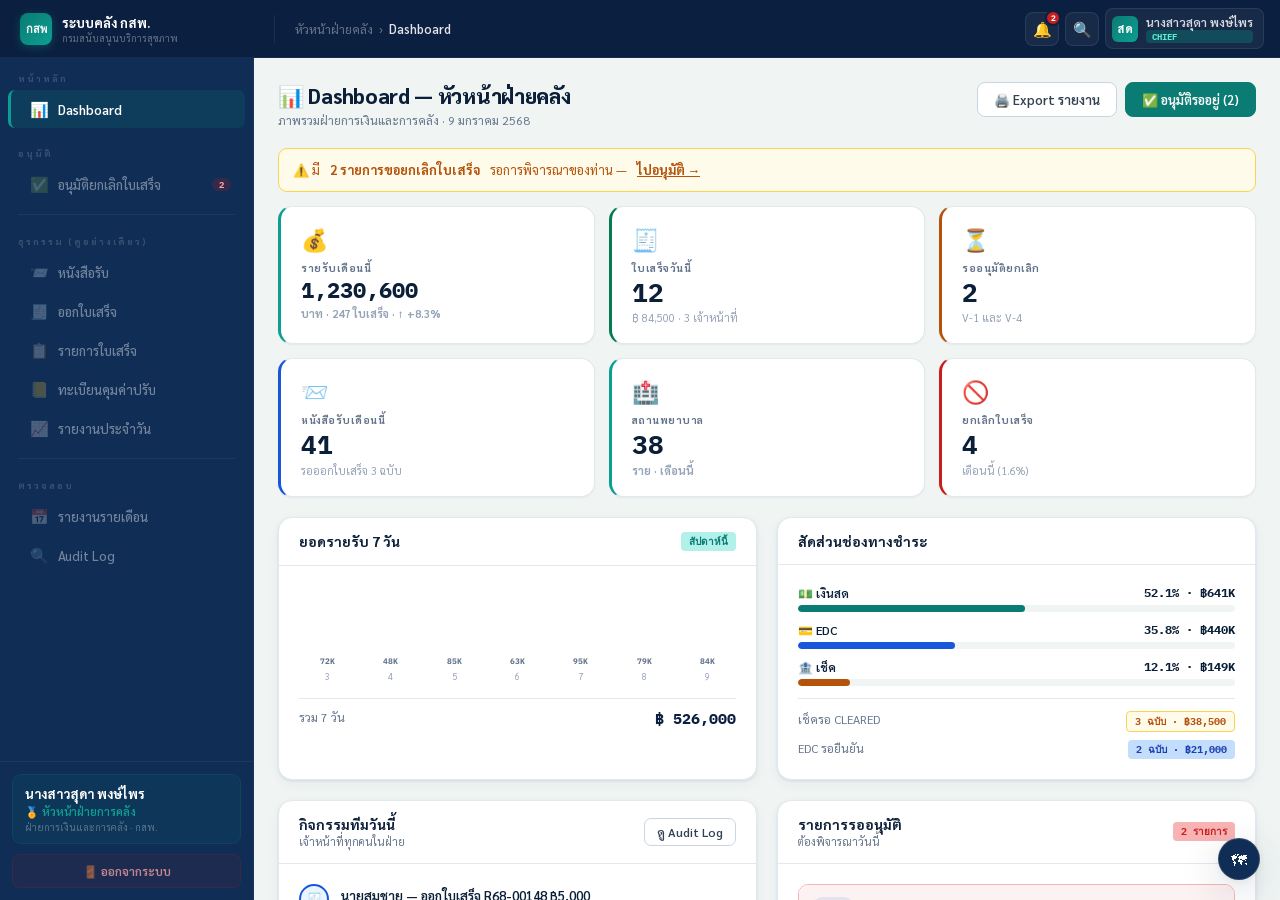
<file: 3.chief-ui-v2_อนุม้ติยกเลิก.html>
<!DOCTYPE html>
<html lang="th">
<head>
<meta charset="UTF-8">
<meta name="viewport" content="width=device-width,initial-scale=1.0">
<title>ระบบคลัง กสพ. — หัวหน้าฝ่ายคลัง</title>
<link href="https://fonts.googleapis.com/css2?family=Sarabun:wght@300;400;500;600;700;800&family=IBM+Plex+Mono:wght@400;500;600;700&display=swap" rel="stylesheet">
<style>
*,*::before,*::after{box-sizing:border-box;margin:0;padding:0}
:root{
  --navy:#0b2040;
  --navy2:#0f2d55;
  --teal:#0a7c73;--teal2:#0d9e93;--teal3:#14c4b6;
  --teal-l:#edfcfb;--teal-m:#b2f0ea;
  --blue:#1a56db;--blue-l:#ebf5ff;--blue-m:#c3ddfd;
  --green:#057a55;--green-l:#f3faf7;--green-m:#bcf0da;
  --amber:#b45309;--amber-l:#fffbeb;--amber-m:#fcd34d;
  --red:#c81e1e;--red-l:#fdf2f2;--red-m:#f8b4b4;
  --slate:#475569;--slate-l:#f8fafc;--slate-m:#e2e8f0;
  --bg:#f0f5f4;--card:#fff;--border:#e2e8f0;--border2:#cbd5e1;
  --tx1:#0b1f38;--tx2:#334155;--tx3:#64748b;--tx4:#94a3b8;
  --sw:254px;--th:58px;
  --s1:0 1px 2px rgba(11,31,56,.06);
  --s2:0 1px 3px rgba(11,31,56,.08),0 4px 12px rgba(11,31,56,.05);
  --s3:0 4px 16px rgba(11,31,56,.1),0 1px 4px rgba(11,31,56,.06);
  --s4:0 12px 40px rgba(11,31,56,.16),0 2px 8px rgba(11,31,56,.06);
}
html,body{height:100%;font-family:'Sarabun',sans-serif;background:var(--bg);color:var(--tx1);font-size:14px;overflow:hidden}

/* TOPBAR */
#topbar{position:fixed;top:0;left:0;right:0;z-index:200;height:var(--th);background:var(--navy);border-bottom:1px solid rgba(255,255,255,.05);display:flex;align-items:center;padding:0 0 0 20px}
.tb-brand{display:flex;align-items:center;gap:10px;width:var(--sw);flex-shrink:0;padding-right:16px}
.tb-mark{width:32px;height:32px;border-radius:8px;background:linear-gradient(135deg,var(--teal),var(--teal2));display:flex;align-items:center;justify-content:center;font-family:'IBM Plex Mono';font-size:11px;font-weight:700;color:#fff;box-shadow:0 2px 8px rgba(10,124,115,.45);flex-shrink:0}
.tb-title{font-size:13px;font-weight:700;color:#fff}.tb-sub{font-size:10px;color:rgba(255,255,255,.35)}
.tb-sep{width:1px;height:28px;background:rgba(255,255,255,.07)}
.tb-crumb{display:flex;align-items:center;gap:6px;padding:0 20px;font-size:12.5px;color:rgba(255,255,255,.38)}
.tb-crumb .cur{color:rgba(255,255,255,.88);font-weight:600}
.tb-right{margin-left:auto;display:flex;align-items:center;gap:6px;padding:0 16px}
.tbtn{width:34px;height:34px;border-radius:8px;cursor:pointer;background:rgba(255,255,255,.05);border:1px solid rgba(255,255,255,.08);display:flex;align-items:center;justify-content:center;font-size:15px;position:relative;transition:background .15s}
.tbtn:hover{background:rgba(255,255,255,.11)}
.nbadge{position:absolute;top:-3px;right:-3px;width:16px;height:16px;border-radius:50%;background:var(--red);color:#fff;font-size:8px;font-weight:700;font-family:'IBM Plex Mono';display:flex;align-items:center;justify-content:center;border:2px solid var(--navy)}
.tb-user{display:flex;align-items:center;gap:8px;padding:5px 10px 5px 6px;border-radius:8px;cursor:pointer;background:rgba(255,255,255,.05);border:1px solid rgba(255,255,255,.08);transition:background .15s}
.tb-user:hover{background:rgba(255,255,255,.1)}
.tb-av{width:26px;height:26px;border-radius:6px;background:linear-gradient(135deg,var(--teal),var(--teal2));display:flex;align-items:center;justify-content:center;font-size:11px;font-weight:800;color:#fff}
.tb-un{font-size:12px;font-weight:600;color:rgba(255,255,255,.82)}
.tb-rb{font-size:9px;font-weight:700;font-family:'IBM Plex Mono';background:rgba(10,124,115,.4);color:#5eead4;padding:1px 6px;border-radius:4px}

/* SIDEBAR */
#sidebar{position:fixed;top:var(--th);left:0;bottom:0;z-index:100;width:var(--sw);background:var(--navy2);border-right:1px solid rgba(255,255,255,.04);display:flex;flex-direction:column;overflow-y:auto;overflow-x:hidden}
#sidebar::-webkit-scrollbar{width:3px}
#sidebar::-webkit-scrollbar-thumb{background:rgba(255,255,255,.06)}
.sg{padding:14px 0 4px}
.sgl{padding:0 18px 5px;font-size:9px;font-weight:700;letter-spacing:2px;text-transform:uppercase;color:rgba(255,255,255,.18)}
.sl{display:flex;align-items:center;gap:9px;padding:9px 14px 9px 18px;margin:1px 8px;border-radius:7px;cursor:pointer;transition:all .14s;color:rgba(255,255,255,.42);font-size:13px;font-weight:500;border-left:3px solid transparent}
.sl:hover{color:rgba(255,255,255,.78);background:rgba(255,255,255,.05)}
.sl.on{color:#fff;font-weight:600;background:rgba(10,124,115,.2);border-left-color:var(--teal2)}
.sl-ico{font-size:15px;width:20px;text-align:center;flex-shrink:0;opacity:.6}
.sl.on .sl-ico{opacity:1}
.sl-txt{flex:1}
.sp{padding:1px 7px;border-radius:10px;font-size:9px;font-weight:700;font-family:'IBM Plex Mono'}
.sp-r{background:rgba(200,30,30,.22);color:#fca5a5}
.sdiv{height:1px;background:rgba(255,255,255,.05);margin:6px 18px}
.sb-bot{margin-top:auto;padding:12px;border-top:1px solid rgba(255,255,255,.05)}
.pc{background:rgba(10,124,115,.12);border:1px solid rgba(10,124,115,.22);border-radius:9px;padding:10px 12px;margin-bottom:10px}
.pc-name{font-size:13px;font-weight:700;color:#fff}
.pc-role{font-size:11px;font-weight:600;color:var(--teal2);margin-top:2px}
.pc-dept{font-size:10px;color:rgba(255,255,255,.3);margin-top:1px}
.btn-lo{width:100%;padding:8px;border-radius:8px;background:rgba(200,30,30,.08);border:1px solid rgba(200,30,30,.15);color:rgba(252,165,165,.75);font-family:'Sarabun';font-size:12px;font-weight:600;cursor:pointer;transition:all .18s}
.btn-lo:hover{background:rgba(200,30,30,.14)}

/* MAIN */
#main{position:fixed;top:var(--th);left:var(--sw);right:0;bottom:0;overflow-y:auto;overflow-x:hidden;background:var(--bg)}
#main::-webkit-scrollbar{width:5px}
#main::-webkit-scrollbar-thumb{background:var(--border2);border-radius:3px}
.pg{display:none;padding:24px;animation:pgIn .22s ease both}
.pg.on{display:block}
@keyframes pgIn{from{opacity:0;transform:translateY(10px)}to{opacity:1;transform:translateY(0)}}

/* PAGE HEADER */
.ph{display:flex;align-items:flex-start;justify-content:space-between;margin-bottom:20px;flex-wrap:wrap;gap:12px}
.ph-t{font-size:21px;font-weight:800;letter-spacing:-.3px;color:var(--tx1)}
.ph-s{font-size:12px;color:var(--tx3);margin-top:3px}
.ph-a{display:flex;gap:8px;align-items:center;flex-wrap:wrap}

/* BUTTONS */
.btn{display:inline-flex;align-items:center;gap:6px;padding:8px 16px;border-radius:8px;font-family:'Sarabun';font-size:13px;font-weight:600;cursor:pointer;border:1.5px solid transparent;transition:all .15s;white-space:nowrap}
.btn:active{transform:scale(.98)}
.btn-p{background:var(--teal);color:#fff;border-color:var(--teal)}
.btn-p:hover{background:var(--teal2);box-shadow:0 2px 12px rgba(10,124,115,.35)}
.btn-o{background:var(--card);color:var(--tx2);border-color:var(--border2)}
.btn-o:hover{background:var(--slate-l)}
.btn-g{background:var(--green-l);color:var(--green);border-color:var(--green-m)}
.btn-g:hover{background:#a7f3d0}
.btn-r{background:var(--red-l);color:var(--red);border-color:var(--red-m)}
.btn-r:hover{background:#fecaca}
.btn-a{background:var(--amber-l);color:var(--amber);border-color:var(--amber-m)}
.btn-sm{padding:5px 12px;font-size:12px;border-radius:7px}
.btn-xs{padding:3px 9px;font-size:11px;border-radius:6px}

/* CARDS */
.card{background:var(--card);border-radius:14px;border:1px solid var(--border);box-shadow:var(--s2)}
.ch{padding:14px 20px;border-bottom:1px solid var(--border);display:flex;align-items:center;justify-content:space-between}
.ct{font-size:14px;font-weight:700;color:var(--tx1)}
.cs{font-size:11px;color:var(--tx3);margin-top:1px}
.cb{padding:20px}

/* STAT CARDS */
.sg-grid{display:grid;grid-template-columns:repeat(auto-fit,minmax(148px,1fr));gap:14px;margin-bottom:20px}
.sc{background:var(--card);border-radius:14px;border:1px solid var(--border);box-shadow:var(--s1);padding:18px 20px;transition:transform .18s,box-shadow .18s;overflow:hidden}
.sc:hover{transform:translateY(-2px);box-shadow:var(--s3)}
.sc.ct{border-left:3px solid var(--teal2)}
.sc.cg{border-left:3px solid var(--green)}
.sc.ca{border-left:3px solid var(--amber)}
.sc.cr{border-left:3px solid var(--red)}
.sc.cb2{border-left:3px solid var(--blue)}
.sc-ico{font-size:22px;margin-bottom:8px}
.sc-lbl{font-size:10.5px;font-weight:700;text-transform:uppercase;letter-spacing:.5px;color:var(--tx3)}
.sc-val{font-size:26px;font-weight:800;font-family:'IBM Plex Mono';color:var(--tx1);line-height:1.1;margin:4px 0}
.sc-hint{font-size:11px;color:var(--tx4)}

/* BADGES */
.bdg{display:inline-flex;align-items:center;gap:3px;padding:2px 8px;border-radius:4px;font-size:10px;font-weight:700;font-family:'IBM Plex Mono';white-space:nowrap}
.bt{background:var(--teal-m);color:#0a7c73}
.bb{background:var(--blue-m);color:#1e40af}
.bg{background:var(--green-m);color:#03543f}
.ba{background:var(--amber-l);color:var(--amber);border:1px solid var(--amber-m)}
.br{background:var(--red-m);color:var(--red)}
.bs{background:var(--slate-m);color:var(--slate)}
.bn{background:#dbeafe;color:#1e3a8a}

/* TABLE */
.tw{overflow-x:auto;border-radius:14px;border:1px solid var(--border)}
table{width:100%;border-collapse:collapse;background:var(--card)}
thead th{background:#f8fafc;padding:10px 14px;font-size:10.5px;font-weight:700;text-transform:uppercase;letter-spacing:.5px;color:var(--tx3);border-bottom:1px solid var(--border);text-align:left;white-space:nowrap}
thead th:first-child{padding-left:18px}
tbody td{padding:12px 14px;border-bottom:1px solid #f1f5f9;font-size:13px;color:var(--tx2);vertical-align:middle}
tbody td:first-child{padding-left:18px}
tbody tr:last-child td{border-bottom:none}
tbody tr:hover td{background:#f8fbfa}

/* FORM */
.fg{margin-bottom:14px}
label{display:block;font-size:12px;font-weight:700;color:var(--tx2);margin-bottom:5px}
.req{color:var(--red);margin-left:2px}
.inp{width:100%;padding:9px 12px;border-radius:8px;border:1.5px solid var(--border2);background:#fff;font-family:'Sarabun';font-size:13px;color:var(--tx1);outline:none;transition:border-color .17s,box-shadow .17s}
.inp:focus{border-color:var(--teal);box-shadow:0 0 0 3px rgba(10,124,115,.1)}
.inp[readonly]{background:#f8fafc;color:var(--tx3);cursor:default}
select.inp{cursor:pointer}
textarea.inp{resize:vertical;min-height:76px;line-height:1.6}
.r2{display:grid;grid-template-columns:1fr 1fr;gap:14px}
.r3{display:grid;grid-template-columns:1fr 1fr 1fr;gap:14px}
.ig{display:flex}
.ig .inp{border-radius:8px 0 0 8px;border-right:none}
.ig-addon{padding:9px 12px;background:#f8fafc;border:1.5px solid var(--border2);border-left:none;border-radius:0 8px 8px 0;font-size:13px;color:var(--tx3);display:flex;align-items:center;white-space:nowrap}

/* ALERT */
.al{display:flex;align-items:flex-start;gap:10px;padding:11px 14px;border-radius:9px;font-size:13px;margin-bottom:14px;line-height:1.5}
.al-t{background:var(--teal-l);border:1px solid var(--teal-m);color:#0a7c73}
.al-g{background:var(--green-l);border:1px solid var(--green-m);color:#03543f}
.al-a{background:var(--amber-l);border:1px solid var(--amber-m);color:var(--amber)}
.al-r{background:var(--red-l);border:1px solid var(--red-m);color:var(--red)}
.al-b{background:var(--blue-l);border:1px solid var(--blue-m);color:var(--blue)}

/* FILTER BAR */
.fb{display:flex;gap:8px;flex-wrap:wrap;align-items:center;margin-bottom:16px}
.sw{display:flex;align-items:center;gap:8px;flex:1;max-width:380px;background:var(--card);border:1.5px solid var(--border2);border-radius:9px;padding:8px 12px;transition:border-color .17s,box-shadow .17s}
.sw:focus-within{border-color:var(--teal);box-shadow:0 0 0 3px rgba(10,124,115,.08)}
.sw input{border:none;outline:none;font-family:'Sarabun';font-size:13px;color:var(--tx1);background:transparent;flex:1}
.sw input::placeholder{color:var(--tx4)}

/* PROGRESS */
.pr{margin-bottom:10px}
.pr-h{display:flex;justify-content:space-between;font-size:12px;font-weight:600;margin-bottom:4px}
.pr-b{height:7px;background:var(--bg);border-radius:10px;overflow:hidden}
.pr-f{height:100%;border-radius:10px}

/* BAR CHART */
.bch{display:flex;align-items:flex-end;gap:6px;padding:4px 0}
.bcc{flex:1;display:flex;flex-direction:column;align-items:center;gap:2px}
.bcb{width:100%;border-radius:4px 4px 0 0}
.bcv{font-size:8px;font-weight:700;color:var(--tx3);font-family:'IBM Plex Mono'}
.bcl{font-size:9px;color:var(--tx4)}

/* TIMELINE */
.tl{display:flex;flex-direction:column}
.tl-r{display:flex;gap:12px;padding-bottom:14px;position:relative}
.tl-r:not(:last-child)::before{content:'';position:absolute;left:15px;top:30px;bottom:0;width:2px;background:var(--border)}
.tl-d{width:30px;height:30px;border-radius:50%;flex-shrink:0;display:flex;align-items:center;justify-content:center;font-size:13px;border:2px solid var(--border);background:var(--card);position:relative;z-index:1}
.tl-b{flex:1;padding-top:3px}
.tl-t{font-size:13px;font-weight:600;color:var(--tx1)}
.tl-m{font-size:11px;color:var(--tx3);margin-top:1px}

/* APPROVE CARD */
.avc{background:var(--card);border-radius:14px;border:1px solid var(--border);box-shadow:var(--s2);overflow:hidden;margin-bottom:14px;transition:box-shadow .18s}
.avc:hover{box-shadow:var(--s3)}
.avc.lh{border-left:4px solid var(--red)}
.avc.lm{border-left:4px solid var(--amber)}
.av-h{padding:14px 18px;display:flex;align-items:center;gap:12px;border-bottom:1px solid var(--border)}
.av-b{padding:14px 18px}
.av-f{padding:12px 18px;background:#f8fafc;border-top:1px solid var(--border);display:flex;align-items:center;gap:8px}
.vc{width:40px;height:40px;border-radius:9px;flex-shrink:0;display:flex;align-items:center;justify-content:center;font-size:11px;font-weight:800;font-family:'IBM Plex Mono'}
.vc1{background:rgba(26,86,219,.1);color:var(--blue)}
.vc2{background:rgba(5,122,85,.1);color:var(--green)}
.vc4{background:rgba(180,83,9,.1);color:var(--amber)}
.vc5{background:rgba(10,124,115,.1);color:var(--teal)}
.av-dg{display:grid;grid-template-columns:repeat(3,1fr);gap:10px;margin-bottom:12px}
.av-dl{font-size:10px;font-weight:700;text-transform:uppercase;letter-spacing:.5px;color:var(--tx4)}
.av-dv{font-size:13px;font-weight:600;color:var(--tx1);margin-top:2px}
.rb{background:var(--slate-l);border-radius:9px;padding:12px 14px;margin-top:10px}
.rb-l{font-size:10px;font-weight:700;text-transform:uppercase;letter-spacing:.5px;color:var(--tx4);margin-bottom:5px}
.rb p{font-size:13px;color:var(--tx2);line-height:1.6}

/* AUDIT LOG ROW */
.lr{display:flex;align-items:center;gap:10px;padding:11px 18px;border-bottom:1px solid #f1f5f9;background:var(--card);cursor:pointer;transition:background .1s}
.lr:hover{background:#f8fbfa}
.lr:last-child{border-bottom:none}
.lt{font-family:'IBM Plex Mono';font-size:11px;color:var(--tx3);width:148px;flex-shrink:0}
.lw{width:120px;flex-shrink:0}
.lwn{font-size:12px;font-weight:700;color:var(--tx1)}
.lwi{font-size:10px;font-family:'IBM Plex Mono';color:var(--tx4)}
.lap{padding:3px 10px;border-radius:5px;font-size:10px;font-weight:700;font-family:'IBM Plex Mono';white-space:nowrap}
.la-g{background:#dcfce7;color:#166534}
.la-t{background:var(--teal-l);color:var(--teal)}
.la-b{background:var(--blue-l);color:var(--blue)}
.la-a{background:var(--amber-l);color:var(--amber)}
.la-r{background:var(--red-l);color:var(--red)}
.la-s{background:var(--slate-m);color:var(--slate)}
.lref{font-size:11px;font-family:'IBM Plex Mono';font-weight:600;color:var(--tx2);width:110px;flex-shrink:0}
.lip{font-size:10px;font-family:'IBM Plex Mono';color:var(--tx4);width:115px;flex-shrink:0}
.lnote{font-size:11px;color:var(--tx3);flex:1}

/* RECEIPT PREVIEW */
.rp{background:#fff;border:1.5px solid #1e293b;border-radius:3px;padding:22px 24px;font-size:12px;font-family:'Sarabun';line-height:1.9;max-width:360px;margin:0 auto}
.rp-hd{text-align:center;margin-bottom:12px}
.rp-title{font-size:15px;font-weight:800}
.rp-org{font-size:11px;color:var(--tx3)}
.rp-no{font-family:'IBM Plex Mono';font-size:13px;font-weight:700;background:var(--navy);color:#fff;display:inline-block;padding:2px 12px;border-radius:4px;margin-top:4px}
.rp-row{display:flex;justify-content:space-between;border-bottom:1px dashed #e2e8f0;padding:3px 0;font-size:12px}
.rp-k{color:var(--tx3)}
.rp-v{font-weight:600;text-align:right}
.rp-tot{display:flex;justify-content:space-between;border-top:2px solid var(--navy);margin-top:6px;padding-top:8px;font-weight:800;font-size:14px}
.rp-bt{text-align:center;font-style:italic;font-size:11px;color:var(--tx3);margin-top:2px}

/* PAY TABS */
.ptabs{display:flex;gap:8px;margin-bottom:14px}
.ptab{flex:1;padding:10px 8px;border-radius:9px;text-align:center;cursor:pointer;border:1.5px solid var(--border2);background:var(--card);font-size:12px;font-weight:600;color:var(--tx3);transition:all .16s}
.ptab:hover{border-color:var(--teal);color:var(--teal)}
.ptab.on{border-color:var(--teal);background:var(--teal-l);color:var(--teal)}
.ptab-ico{font-size:18px;display:block;margin-bottom:3px}

/* VOID STEP */
.vr{display:flex;align-items:center;gap:10px;padding:9px 12px;border-radius:9px;cursor:pointer;border:1.5px solid var(--border);margin-bottom:6px;transition:border-color .14s,background .14s}
.vr:hover{background:var(--slate-l)}
.vr.on{border-color:var(--teal);background:var(--teal-l)}

/* STEPS */
.steps{display:flex;align-items:center;margin-bottom:22px}
.sw2{flex:1;display:flex;flex-direction:column;align-items:center;position:relative}
.sc2{width:32px;height:32px;border-radius:50%;z-index:1;display:flex;align-items:center;justify-content:center;font-size:12px;font-weight:700;font-family:'IBM Plex Mono';border:2px solid var(--border2);background:var(--card);color:var(--tx4);transition:all .2s}
.sc2.dn{background:var(--green);border-color:var(--green);color:#fff}
.sc2.act{background:var(--teal);border-color:var(--teal);color:#fff;box-shadow:0 0 0 4px rgba(10,124,115,.15)}
.sl2{font-size:10px;font-weight:600;color:var(--tx4);margin-top:5px;text-align:center;white-space:nowrap}
.sline{flex:1;height:2px;background:var(--border);margin:0 -1px;position:relative;top:-10px}
.sline.dn{background:var(--green)}

/* MODAL */
.mm{position:fixed;inset:0;z-index:500;background:rgba(11,31,56,.45);backdrop-filter:blur(4px);display:flex;align-items:center;justify-content:center}
.mm.hide{display:none}
.mb2{background:var(--card);border-radius:16px;box-shadow:var(--s4);width:560px;max-width:95vw;max-height:90vh;overflow-y:auto;animation:mIn .2s ease}
@keyframes mIn{from{opacity:0;transform:scale(.96) translateY(8px)}to{opacity:1;transform:scale(1) translateY(0)}}
.mb2::-webkit-scrollbar{width:4px}
.mb2::-webkit-scrollbar-thumb{background:var(--border2)}
.mh{padding:20px 24px 16px;border-bottom:1px solid var(--border);display:flex;align-items:center;justify-content:space-between}
.mtitle{font-size:17px;font-weight:800;color:var(--tx1)}
.mx{background:none;border:none;cursor:pointer;font-size:18px;color:var(--tx3);padding:4px;border-radius:6px;transition:background .14s}
.mx:hover{background:var(--bg)}
.mbd{padding:20px 24px}
.mft{padding:14px 24px;border-top:1px solid var(--border);display:flex;gap:8px;justify-content:flex-end}

/* SCREEN NAV */
#snav{position:fixed;bottom:20px;right:20px;z-index:300}
.snt{width:42px;height:42px;border-radius:50%;background:var(--navy2);border:1px solid rgba(255,255,255,.14);color:#fff;font-size:16px;cursor:pointer;display:flex;align-items:center;justify-content:center;box-shadow:var(--s4);transition:all .18s}
.snt:hover{background:var(--teal);transform:scale(1.08)}
.snp{position:absolute;bottom:50px;right:0;background:var(--navy2);border:1px solid rgba(255,255,255,.09);border-radius:12px;padding:10px;width:232px;box-shadow:var(--s4);display:none}
.snp.on{display:block}
.snh{font-size:9px;font-weight:700;letter-spacing:1px;text-transform:uppercase;color:rgba(255,255,255,.25);padding:0 6px;margin-bottom:6px}
.sni{padding:7px 10px;border-radius:7px;cursor:pointer;font-size:12px;color:rgba(255,255,255,.55);transition:all .13s;display:flex;align-items:center;gap:7px}
.sni:hover{background:rgba(255,255,255,.07);color:#fff}
.sni.on{background:rgba(10,124,115,.25);color:#fff}

/* MISC */
.two-col{display:grid;grid-template-columns:1fr 1fr;gap:20px}
.sticky{position:sticky;top:16px}
.mono{font-family:'IBM Plex Mono'}
.f10{font-size:10px}.f11{font-size:11px}.f12{font-size:12px}.f13{font-size:13px}
.fw6{font-weight:600}.fw7{font-weight:700}.fw8{font-weight:800}
.tc{text-align:center}.tr{text-align:right}
.fl{display:flex}.aic{align-items:center}.jcsb{justify-content:space-between}.fg1{flex:1}
.g4{gap:4px}.g6{gap:6px}.g8{gap:8px}.g12{gap:12px}
.mb8{margin-bottom:8px}.mb12{margin-bottom:12px}.mb16{margin-bottom:16px}.mb20{margin-bottom:20px}
.mt8{margin-top:8px}.mt12{margin-top:12px}.mt16{margin-top:16px}.mt20{margin-top:20px}
.ron{font-size:11px;background:var(--blue-l);color:var(--blue);border:1px solid var(--blue-m);border-radius:8px;padding:8px 12px;margin-bottom:16px}
.dot{width:7px;height:7px;border-radius:50%;display:inline-block;flex-shrink:0;margin-right:3px}
.dg{background:var(--green)}.da{background:var(--amber)}.dr{background:var(--red)}.dt{background:var(--teal2)}.ds{background:var(--slate)}
</style>
</head>
<body>

<!-- TOPBAR -->
<div id="topbar">
  <div class="tb-brand">
    <div class="tb-mark">กสพ</div>
    <div><div class="tb-title">ระบบคลัง กสพ.</div><div class="tb-sub">กรมสนับสนุนบริการสุขภาพ</div></div>
  </div>
  <div class="tb-sep"></div>
  <div class="tb-crumb">
    <span>หัวหน้าฝ่ายคลัง</span><span>›</span>
    <span class="cur" id="bc">Dashboard</span>
  </div>
  <div class="tb-right">
    <div class="tbtn">🔔<div class="nbadge">2</div></div>
    <div class="tbtn">🔍</div>
    <div class="tb-user">
      <div class="tb-av">สด</div>
      <div><div class="tb-un">นางสาวสุดา พงษ์ไพร</div><div class="tb-rb">CHIEF</div></div>
    </div>
  </div>
</div>

<!-- SIDEBAR -->
<div id="sidebar">
  <div class="sg"><div class="sgl">หน้าหลัก</div>
    <div class="sl on" data-p="pg-dash"><span class="sl-ico">📊</span><span class="sl-txt">Dashboard</span></div>
  </div>
  <div class="sg"><div class="sgl">อนุมัติ</div>
    <div class="sl" data-p="pg-void-approve"><span class="sl-ico">✅</span><span class="sl-txt">อนุมัติยกเลิกใบเสร็จ</span><span class="sp sp-r">2</span></div>
  </div>
  <div class="sdiv"></div>
  <div class="sg"><div class="sgl">ธุรกรรม (ดูอย่างเดียว)</div>
    <div class="sl" data-p="pg-letters"><span class="sl-ico">📨</span><span class="sl-txt">หนังสือรับ</span></div>
    <div class="sl" data-p="pg-receipt-new"><span class="sl-ico">🧾</span><span class="sl-txt">ออกใบเสร็จ</span></div>
    <div class="sl" data-p="pg-receipt-list"><span class="sl-ico">📋</span><span class="sl-txt">รายการใบเสร็จ</span></div>
    <div class="sl" data-p="pg-register"><span class="sl-ico">📒</span><span class="sl-txt">ทะเบียนคุมค่าปรับ</span></div>
    <div class="sl" data-p="pg-report-daily"><span class="sl-ico">📈</span><span class="sl-txt">รายงานประจำวัน</span></div>
  </div>
  <div class="sdiv"></div>
  <div class="sg"><div class="sgl">ตรวจสอบ</div>
    <div class="sl" data-p="pg-report-monthly"><span class="sl-ico">📅</span><span class="sl-txt">รายงานรายเดือน</span></div>
    <div class="sl" data-p="pg-audit"><span class="sl-ico">🔍</span><span class="sl-txt">Audit Log</span></div>
  </div>
  <div class="sb-bot">
    <div class="pc">
      <div class="pc-name">นางสาวสุดา พงษ์ไพร</div>
      <div class="pc-role">🏅 หัวหน้าฝ่ายการคลัง</div>
      <div class="pc-dept">ฝ่ายการเงินและการคลัง · กสพ.</div>
    </div>
    <button class="btn-lo">🚪 ออกจากระบบ</button>
  </div>
</div>

<!-- MAIN -->
<div id="main">

<!-- ██ DASHBOARD ██ -->
<div class="pg on" id="pg-dash">
  <div class="ph">
    <div><div class="ph-t">📊 Dashboard — หัวหน้าฝ่ายคลัง</div><div class="ph-s">ภาพรวมฝ่ายการเงินและการคลัง · 9 มกราคม 2568</div></div>
    <div class="ph-a">
      <button class="btn btn-o">🖨️ Export รายงาน</button>
      <button class="btn btn-p" onclick="go('pg-void-approve')">✅ อนุมัติรออยู่ (2)</button>
    </div>
  </div>
  <div class="al al-a">⚠️ มี <strong>2 รายการขอยกเลิกใบเสร็จ</strong> รอการพิจารณาของท่าน — <span style="text-decoration:underline;cursor:pointer;font-weight:700" onclick="go('pg-void-approve')">ไปอนุมัติ →</span></div>

  <div class="sg-grid" style="grid-template-columns:repeat(3,1fr)">
    <div class="sc ct"><div class="sc-ico">💰</div><div class="sc-lbl">รายรับเดือนนี้</div><div class="sc-val" style="font-size:22px">1,230,600</div><div class="sc-hint">บาท · 247 ใบเสร็จ · ↑ +8.3%</div></div>
    <div class="sc cg"><div class="sc-ico">🧾</div><div class="sc-lbl">ใบเสร็จวันนี้</div><div class="sc-val">12</div><div class="sc-hint">฿ 84,500 · 3 เจ้าหน้าที่</div></div>
    <div class="sc ca"><div class="sc-ico">⏳</div><div class="sc-lbl">รออนุมัติยกเลิก</div><div class="sc-val">2</div><div class="sc-hint">V-1 และ V-4</div></div>
    <div class="sc cb2"><div class="sc-ico">📨</div><div class="sc-lbl">หนังสือรับเดือนนี้</div><div class="sc-val">41</div><div class="sc-hint">รอออกใบเสร็จ 3 ฉบับ</div></div>
    <div class="sc ct"><div class="sc-ico">🏥</div><div class="sc-lbl">สถานพยาบาล</div><div class="sc-val">38</div><div class="sc-hint">ราย · เดือนนี้</div></div>
    <div class="sc cr"><div class="sc-ico">🚫</div><div class="sc-lbl">ยกเลิกใบเสร็จ</div><div class="sc-val">4</div><div class="sc-hint">เดือนนี้ (1.6%)</div></div>
  </div>

  <div class="two-col mb20">
    <div class="card">
      <div class="ch"><div class="ct">ยอดรายรับ 7 วัน</div><span class="bdg bt">สัปดาห์นี้</span></div>
      <div class="cb">
        <div class="bch" style="height:100px">
          <div class="bcc"><div class="bcv">72K</div><div class="bcb" style="height:72%;background:#99f6e4"></div><div class="bcl">3</div></div>
          <div class="bcc"><div class="bcv">48K</div><div class="bcb" style="height:48%;background:#99f6e4"></div><div class="bcl">4</div></div>
          <div class="bcc"><div class="bcv">85K</div><div class="bcb" style="height:85%;background:#99f6e4"></div><div class="bcl">5</div></div>
          <div class="bcc"><div class="bcv">63K</div><div class="bcb" style="height:63%;background:#99f6e4"></div><div class="bcl">6</div></div>
          <div class="bcc"><div class="bcv">95K</div><div class="bcb" style="height:95%;background:#99f6e4"></div><div class="bcl">7</div></div>
          <div class="bcc"><div class="bcv">79K</div><div class="bcb" style="height:79%;background:#99f6e4"></div><div class="bcl">8</div></div>
          <div class="bcc"><div class="bcv">84K</div><div class="bcb" style="height:84%;background:linear-gradient(to top,var(--teal),var(--teal2))"></div><div class="bcl">9</div></div>
        </div>
        <div class="fl jcsb mt12 f12" style="color:var(--tx3);border-top:1px solid var(--border);padding-top:10px">
          <span>รวม 7 วัน</span><span class="mono fw8" style="font-size:15px;color:var(--navy)">฿ 526,000</span>
        </div>
      </div>
    </div>
    <div class="card">
      <div class="ch"><div class="ct">สัดส่วนช่องทางชำระ</div></div>
      <div class="cb">
        <div class="pr"><div class="pr-h"><span>💵 เงินสด</span><span class="mono fw7">52.1% · ฿641K</span></div><div class="pr-b"><div class="pr-f" style="width:52%;background:var(--teal)"></div></div></div>
        <div class="pr"><div class="pr-h"><span>💳 EDC</span><span class="mono fw7">35.8% · ฿440K</span></div><div class="pr-b"><div class="pr-f" style="width:36%;background:var(--blue)"></div></div></div>
        <div class="pr"><div class="pr-h"><span>🏦 เช็ค</span><span class="mono fw7">12.1% · ฿149K</span></div><div class="pr-b"><div class="pr-f" style="width:12%;background:var(--amber)"></div></div></div>
        <div style="border-top:1px solid var(--border);margin-top:12px;padding-top:12px">
          <div class="fl jcsb f12 mb8"><span style="color:var(--tx3)">เช็ครอ CLEARED</span><span class="bdg ba">3 ฉบับ · ฿38,500</span></div>
          <div class="fl jcsb f12"><span style="color:var(--tx3)">EDC รอยืนยัน</span><span class="bdg bb">2 ฉบับ · ฿21,000</span></div>
        </div>
      </div>
    </div>
  </div>

  <div class="two-col">
    <div class="card">
      <div class="ch"><div><div class="ct">กิจกรรมทีมวันนี้</div><div class="cs">เจ้าหน้าที่ทุกคนในฝ่าย</div></div><button class="btn btn-o btn-sm" onclick="go('pg-audit')">ดู Audit Log</button></div>
      <div class="cb">
        <div class="tl">
          <div class="tl-r"><div class="tl-d" style="background:#ebf5ff;border-color:var(--blue)">🧾</div><div class="tl-b"><div class="tl-t">นายสมชาย — ออกใบเสร็จ R68-00148 ฿5,000</div><div class="tl-m">10:42 · รพ.ศิริราชเอกชน · ม.34 · เงินสด</div></div></div>
          <div class="tl-r"><div class="tl-d" style="background:#f3faf7;border-color:var(--green)">📨</div><div class="tl-b"><div class="tl-t">นางวลีรัตน์ — รับหนังสือ กสพ 0404/3428</div><div class="tl-m">09:18 · รพ.ขอนแก่นเอกชน · ม.41</div></div></div>
          <div class="tl-r"><div class="tl-d" style="background:var(--teal-l);border-color:var(--teal)">🧾</div><div class="tl-b"><div class="tl-t">นายปิยะ — ออกใบเสร็จ R68-00147 ฿8,500</div><div class="tl-m">09:05 · คลินิกสุขใจ · ม.41 · เช็ค</div></div></div>
          <div class="tl-r"><div class="tl-d">🔐</div><div class="tl-b"><div class="tl-t">นายสมชาย — เข้าสู่ระบบ</div><div class="tl-m">08:02 · 192.168.1.12</div></div></div>
          <div class="tl-r"><div class="tl-d">🔐</div><div class="tl-b"><div class="tl-t">นางวลีรัตน์ — เข้าสู่ระบบ</div><div class="tl-m">08:00 · 192.168.1.15</div></div></div>
        </div>
      </div>
    </div>
    <div class="card">
      <div class="ch"><div><div class="ct">รายการรออนุมัติ</div><div class="cs">ต้องพิจารณาวันนี้</div></div><span class="bdg br">2 รายการ</span></div>
      <div class="cb">
        <div style="border:1.5px solid var(--red-m);border-radius:10px;overflow:hidden;margin-bottom:10px">
          <div style="background:var(--red-l);padding:12px 14px;display:flex;align-items:center;gap:10px">
            <div class="vc vc1">V-1</div>
            <div class="fg1"><div class="fw7 f13">R68-00145 · คลินิกพรีเมียร์</div><div class="f11" style="color:var(--tx3)">กรอกข้อมูลผิด · นายสมชาย · 8 ม.ค.</div></div>
            <span class="mono fw8" style="color:var(--red)">฿3,000</span>
          </div>
          <div style="padding:10px 14px;display:flex;gap:6px;justify-content:flex-end">
            <button class="btn btn-o btn-xs">👁 ดู</button>
            <button class="btn btn-r btn-xs" onclick="openRejectModal('R68-00145')">✕</button>
            <button class="btn btn-g btn-xs" onclick="openApproveModal('R68-00145','V-1','คลินิกพรีเมียร์','3,000')">✓ อนุมัติ</button>
          </div>
        </div>
        <div style="border:1.5px solid var(--amber-m);border-radius:10px;overflow:hidden">
          <div style="background:var(--amber-l);padding:12px 14px;display:flex;align-items:center;gap:10px">
            <div class="vc vc4">V-4</div>
            <div class="fg1"><div class="fw7 f13">R68-00139 · รพ.เวชธานี</div><div class="f11" style="color:var(--tx3)">ผิดประเภทความผิด · นางวลีรัตน์ · 6 ม.ค.</div></div>
            <span class="mono fw8" style="color:var(--amber)">฿5,000</span>
          </div>
          <div style="padding:10px 14px;display:flex;gap:6px;justify-content:flex-end">
            <button class="btn btn-o btn-xs">👁 ดู</button>
            <button class="btn btn-r btn-xs" onclick="openRejectModal('R68-00139')">✕</button>
            <button class="btn btn-g btn-xs" onclick="openApproveModal('R68-00139','V-4','รพ.เวชธานี','5,000')">✓ อนุมัติ</button>
          </div>
        </div>
      </div>
    </div>
  </div>
</div>

<!-- ██ อนุมัติยกเลิก ██ -->
<div class="pg" id="pg-void-approve">
  <div class="ph">
    <div><div class="ph-t">✅ อนุมัติยกเลิกใบเสร็จ</div><div class="ph-s">กรณีที่หัวหน้าอนุมัติได้: V-1 · V-2 · V-4 · V-5 | V-3 · V-6 ส่งต่อ ผอ. อัตโนมัติ</div></div>
    <div class="ph-a"><span class="bdg br" style="padding:6px 14px;font-size:11px">2 รออนุมัติ</span><button class="btn btn-o">📥 Export</button></div>
  </div>
  <div class="fl g8 mb16">
    <button class="btn btn-p btn-sm" id="tb-p" onclick="switchVoidTab('p')">⏳ รออนุมัติ (2)</button>
    <button class="btn btn-o btn-sm" id="tb-h" onclick="switchVoidTab('h')">📋 ประวัติ</button>
  </div>

  <!-- PENDING -->
  <div id="vt-p">
    <div class="avc lh">
      <div class="av-h">
        <div class="vc vc1">V-1</div>
        <div class="fg1">
          <div class="fl aic g8 mb8"><span class="fw8 f13">ใบเสร็จ <span class="mono">R68-00145</span></span><span class="bdg bb">กรอกข้อมูลผิดพลาด</span></div>
          <div class="f11" style="color:var(--tx3)">ยื่นโดย <strong>นายสมชาย ใจดี</strong> · 8 ม.ค. 2568 · <span style="color:var(--red);font-weight:700">รอ 1 วัน</span></div>
        </div>
        <div class="tr"><div class="mono fw8" style="font-size:18px;color:var(--red)">฿ 3,000</div><div class="f11" style="color:var(--tx3)">คลินิกพรีเมียร์</div></div>
      </div>
      <div class="av-b">
        <div class="av-dg">
          <div><div class="av-dl">มาตรา</div><div class="av-dv"><span class="bdg bn">มาตรา 34</span></div></div>
          <div><div class="av-dl">ช่องทาง</div><div class="av-dv">💵 เงินสด</div></div>
          <div><div class="av-dl">วันที่ออก</div><div class="av-dv">8 ม.ค. 2568</div></div>
          <div><div class="av-dl">พิมพ์แล้ว</div><div class="av-dv">1 ครั้ง</div></div>
          <div><div class="av-dl">เจ้าหน้าที่</div><div class="av-dv">นายสมชาย</div></div>
          <div><div class="av-dl">สถานะ</div><div class="av-dv"><span class="bdg bg">ACTIVE</span></div></div>
        </div>
        <div class="rb"><div class="rb-l">เหตุผลที่ขอยกเลิก</div><p>กรอกชื่อผู้ชำระเงินผิด ควรเป็น "นายธนพล วิทยา" แต่กรอกเป็น "นายธนพัฒน์ วิทยา" — แนบหลักฐานบัตรประชาชนแล้ว</p></div>
        <div class="fl g8 mt12">
          <div class="bdg bb" style="padding:5px 10px;font-size:11px;cursor:pointer">📎 บัตรประชาชนผู้ชำระ.jpg (2.1 MB)</div>
        </div>
      </div>
      <div class="av-f">
        <span class="f11" style="color:var(--tx4)">รอ: 1 วัน</span><div class="fg1"></div>
        <button class="btn btn-o btn-sm" onclick="openReceiptModal()">👁 ดูใบเสร็จต้นฉบับ</button>
        <button class="btn btn-r btn-sm" onclick="openRejectModal('R68-00145')">✕ ปฏิเสธ</button>
        <button class="btn btn-g btn-sm" onclick="openApproveModal('R68-00145','V-1','คลินิกพรีเมียร์','3,000')">✓ อนุมัติ</button>
      </div>
    </div>

    <div class="avc lm">
      <div class="av-h">
        <div class="vc vc4">V-4</div>
        <div class="fg1">
          <div class="fl aic g8 mb8"><span class="fw8 f13">ใบเสร็จ <span class="mono">R68-00139</span></span><span class="bdg ba">ผิดประเภทความผิด</span></div>
          <div class="f11" style="color:var(--tx3)">ยื่นโดย <strong>นางวลีรัตน์ สุขใจ</strong> · 6 ม.ค. 2568 · <span style="color:var(--amber);font-weight:700">รอ 3 วัน</span></div>
        </div>
        <div class="tr"><div class="mono fw8" style="font-size:18px;color:var(--amber)">฿ 5,000</div><div class="f11" style="color:var(--tx3)">รพ.เวชธานี</div></div>
      </div>
      <div class="av-b">
        <div class="av-dg">
          <div><div class="av-dl">มาตรา (ผิด)</div><div class="av-dv"><span class="bdg br">มาตรา 34</span></div></div>
          <div><div class="av-dl">มาตรา (ถูก)</div><div class="av-dv"><span class="bdg bg">มาตรา 48(1)</span></div></div>
          <div><div class="av-dl">ช่องทาง</div><div class="av-dv">💵 เงินสด</div></div>
          <div><div class="av-dl">วันที่ออก</div><div class="av-dv">6 ม.ค. 2568</div></div>
          <div><div class="av-dl">พิมพ์แล้ว</div><div class="av-dv">1 ครั้ง</div></div>
          <div><div class="av-dl">สถานะ</div><div class="av-dv"><span class="bdg bg">ACTIVE</span></div></div>
        </div>
        <div class="rb"><div class="rb-l">เหตุผลที่ขอยกเลิก</div><p>เลือกมาตราผิด ควรเป็นมาตรา 48(1) (ไม่มีแพทย์ดูแล) แต่เลือกมาตรา 34 (ใบอนุญาตหมดอายุ) ต้องยกเลิกและออกใหม่ให้ถูกต้อง</p></div>
      </div>
      <div class="av-f">
        <span class="f11" style="color:var(--tx4)">รอ: 3 วัน ⚠️</span><div class="fg1"></div>
        <button class="btn btn-o btn-sm">👁 ดูใบเสร็จ</button>
        <button class="btn btn-r btn-sm" onclick="openRejectModal('R68-00139')">✕ ปฏิเสธ</button>
        <button class="btn btn-g btn-sm" onclick="openApproveModal('R68-00139','V-4','รพ.เวชธานี','5,000')">✓ อนุมัติ</button>
      </div>
    </div>

    <div class="al al-b">ℹ️ กรณี <strong>V-3</strong> (คืนเงิน) และ <strong>V-6</strong> (พิเศษ) จะถูกส่งต่อ <strong>ผู้อำนวยการ</strong> โดยอัตโนมัติ — ท่านไม่สามารถอนุมัติกรณีเหล่านี้ได้</div>
  </div>

  <!-- HISTORY -->
  <div id="vt-h" style="display:none">
    <div class="tw">
      <table>
        <thead><tr><th>เลขที่ใบเสร็จ</th><th>กรณี</th><th>สถานพยาบาล</th><th class="tr">จำนวน (฿)</th><th>วันที่</th><th>เจ้าหน้าที่</th><th>ผล</th></tr></thead>
        <tbody>
          <tr><td><span class="mono fw7 f12" style="color:var(--navy)">R68-00125</span></td><td><span class="bdg bb">V-1</span></td><td>รพ.สมิติเวช</td><td class="tr mono fw7">3,000</td><td class="f12">8 ม.ค. 68</td><td class="f12">นายสมชาย</td><td><span class="bdg bg">✓ อนุมัติ</span></td></tr>
          <tr><td><span class="mono fw7 f12" style="color:var(--navy)">R68-00118</span></td><td><span class="bdg bg">V-2</span></td><td>คลินิกสุขใจ</td><td class="tr mono fw7">5,000</td><td class="f12">5 ม.ค. 68</td><td class="f12">นางวลีรัตน์</td><td><span class="bdg bg">✓ อนุมัติ</span></td></tr>
          <tr><td><span class="mono fw7 f12" style="color:var(--navy)">R68-00109</span></td><td><span class="bdg ba">V-4</span></td><td>รพ.พญาไท</td><td class="tr mono fw7">7,000</td><td class="f12">2 ม.ค. 68</td><td class="f12">นายปิยะ</td><td><span class="bdg br">✕ ปฏิเสธ</span></td></tr>
          <tr><td><span class="mono fw7 f12" style="color:var(--navy)">R68-00098</span></td><td><span class="bdg bb">V-1</span></td><td>คลินิกโอสถ</td><td class="tr mono fw7">2,500</td><td class="f12">28 ธ.ค. 67</td><td class="f12">นายสมชาย</td><td><span class="bdg bg">✓ อนุมัติ</span></td></tr>
        </tbody>
      </table>
    </div>
  </div>
</div>

<!-- ██ หนังสือรับ ██ -->
<div class="pg" id="pg-letters">
  <div class="ph"><div><div class="ph-t">📨 หนังสือรับค่าปรับ</div><div class="ph-s">ดูรายการ (Read-only)</div></div><div class="ph-a"><button class="btn btn-o">📥 Export</button></div></div>
  <div class="ron">🔍 ท่านสามารถดูรายการได้เท่านั้น การรับหนังสือและออกใบเสร็จเป็นสิทธิ์ของเจ้าหน้าที่คลัง</div>
  <div class="sg-grid" style="grid-template-columns:repeat(4,1fr)">
    <div class="sc ca"><div class="sc-ico">⏳</div><div class="sc-lbl">รอดำเนินการ</div><div class="sc-val">3</div></div>
    <div class="sc cg"><div class="sc-ico">✅</div><div class="sc-lbl">ออกแล้ว</div><div class="sc-val">38</div></div>
    <div class="sc ct"><div class="sc-ico">📨</div><div class="sc-lbl">รับวันนี้</div><div class="sc-val">2</div></div>
    <div class="sc cb2"><div class="sc-ico">📁</div><div class="sc-lbl">เดือนนี้</div><div class="sc-val">41</div></div>
  </div>
  <div class="fb">
    <div class="sw"><span>🔍</span><input type="text" placeholder="ค้นหา..."></div>
    <select class="inp" style="width:160px"><option>ทุกสถานะ</option><option>รอออกใบเสร็จ</option><option>ออกแล้ว</option></select>
    <select class="inp" style="width:150px"><option>ทุกมาตรา</option><option>มาตรา 34</option><option>มาตรา 41</option><option>มาตรา 48(1)</option></select>
  </div>
  <div class="tw"><table>
    <thead><tr><th>เลขที่หนังสือ</th><th>วันที่รับ</th><th>สถานพยาบาล</th><th>มาตรา</th><th>ค่าปรับ</th><th>เจ้าหน้าที่</th><th>สถานะ</th></tr></thead>
    <tbody>
      <tr><td><span class="mono fw7 f12" style="color:var(--navy)">กสพ 0404/3428</span></td><td class="f12">9 ม.ค. 68</td><td class="fw7">รพ.ขอนแก่นเอกชน</td><td><span class="bdg bn">ม.41</span></td><td class="mono">฿5,000</td><td class="f12">นายสมชาย</td><td><span class="bdg ba"><span class="dot da"></span>รอดำเนินการ</span></td></tr>
      <tr><td><span class="mono fw7 f12" style="color:var(--navy)">กสพ 0404/3421</span></td><td class="f12">8 ม.ค. 68</td><td class="fw7">คลินิกสุขใจ</td><td><span class="bdg bn">ม.48(1)</span></td><td class="mono">฿10,000</td><td class="f12">นายสมชาย</td><td><span class="bdg ba"><span class="dot da"></span>รอดำเนินการ</span></td></tr>
      <tr><td><span class="mono fw7 f12" style="color:var(--navy)">กสพ 0404/3415</span></td><td class="f12">7 ม.ค. 68</td><td class="fw7">รพ.สมิติเวช</td><td><span class="bdg bn">ม.34</span></td><td class="mono">฿7,000</td><td class="f12">นางวลีรัตน์</td><td><span class="bdg bg"><span class="dot dg"></span>ออกแล้ว</span></td></tr>
      <tr><td><span class="mono fw7 f12" style="color:var(--navy)">กสพ 0404/3408</span></td><td class="f12">6 ม.ค. 68</td><td class="fw7">คลินิกพรีเมียร์</td><td><span class="bdg bn">ม.41</span></td><td class="mono">฿5,000</td><td class="f12">นายปิยะ</td><td><span class="bdg bg"><span class="dot dg"></span>ออกแล้ว</span></td></tr>
      <tr><td><span class="mono fw7 f12" style="color:var(--navy)">กสพ 0404/3401</span></td><td class="f12">5 ม.ค. 68</td><td class="fw7">รพ.บำรุงราษฎร์</td><td><span class="bdg bn">ม.48(2)</span></td><td class="mono">฿8,000</td><td class="f12">นางวลีรัตน์</td><td><span class="bdg ba"><span class="dot da"></span>รอดำเนินการ</span></td></tr>
    </tbody>
  </table></div>
</div>

<!-- ██ ออกใบเสร็จ (RO) ██ -->
<div class="pg" id="pg-receipt-new">
  <div class="ph"><div><div class="ph-t">🧾 ออกใบเสร็จรับเงิน</div><div class="ph-s">ดูรูปแบบฟอร์ม (Read-only สำหรับหัวหน้า)</div></div></div>
  <div class="ron">🔍 หน้านี้แสดงรูปแบบการกรอกข้อมูล — การออกใบเสร็จจริงเป็นสิทธิ์ของเจ้าหน้าที่คลัง</div>
  <div class="two-col">
    <div>
      <div class="card mb16">
        <div class="ch"><div class="ct">📨 ข้อมูลอ้างอิง</div></div>
        <div class="cb">
          <div class="r2 mb12">
            <div class="fg"><label>เลขที่หนังสือ</label><input class="inp" readonly value="กสพ 0404/3428"></div>
            <div class="fg"><label>วันที่รับหนังสือ</label><input class="inp" readonly value="9 มกราคม 2568"></div>
          </div>
          <div class="r2">
            <div class="fg"><label>สถานพยาบาล</label><input class="inp" readonly value="รพ.ขอนแก่นเอกชน"></div>
            <div class="fg"><label>มาตรา</label><input class="inp" readonly value="มาตรา 41"></div>
          </div>
        </div>
      </div>
      <div class="card mb16">
        <div class="ch"><div class="ct">👤 ข้อมูลผู้ชำระ</div></div>
        <div class="cb">
          <div class="fg mb12"><label>ชื่อ-สกุล<span class="req">*</span></label><input class="inp" readonly value="นายธนพล วิทยา"></div>
          <div class="r2 mb12">
            <div class="fg"><label>เลขบัตรประชาชน</label><input class="inp" readonly value="3-1234-56789-00-0"></div>
            <div class="fg"><label>วันที่ชำระ</label><input class="inp" readonly value="9 มกราคม 2568"></div>
          </div>
          <div class="fg"><label>รายการความผิด</label><textarea class="inp" readonly>ไม่แสดงหลักฐานการตรวจสอบ ตามมาตรา 41 แห่ง พ.ร.บ.สถานพยาบาล พ.ศ.2541</textarea></div>
        </div>
      </div>
      <div class="card">
        <div class="ch"><div class="ct">💳 ช่องทางชำระ</div></div>
        <div class="cb">
          <div class="ptabs">
            <div class="ptab on"><span class="ptab-ico">💵</span>เงินสด</div>
            <div class="ptab"><span class="ptab-ico">🏦</span>เช็ค</div>
            <div class="ptab"><span class="ptab-ico">💳</span>EDC</div>
          </div>
          <div class="r2">
            <div class="fg"><label>จำนวนเงิน</label><div class="ig"><input class="inp" readonly value="5000"><span class="ig-addon">บาท</span></div></div>
            <div class="fg"><label>รับมา</label><div class="ig"><input class="inp" readonly value="5000"><span class="ig-addon">บาท</span></div></div>
          </div>
          <div class="fg mt8"><label>เงินทอน</label><input class="inp" readonly value="0 บาท" style="color:var(--green);font-weight:700"></div>
        </div>
      </div>
    </div>
    <div>
      <div class="card sticky">
        <div class="ch"><div class="ct">👁 Preview ใบเสร็จ</div><span class="bdg bs">ตัวอย่าง</span></div>
        <div class="cb">
          <div class="rp">
            <div class="rp-hd"><div class="rp-title">ใบเสร็จรับเงิน</div><div class="rp-org">กรมสนับสนุนบริการสุขภาพ</div><div class="rp-org">กระทรวงสาธารณสุข</div><div class="rp-no">R68-00149</div></div>
            <div class="rp-row"><span class="rp-k">วันที่</span><span class="rp-v">9 มกราคม 2568</span></div>
            <div class="rp-row"><span class="rp-k">ผู้ชำระ</span><span class="rp-v">รพ.ขอนแก่นเอกชน</span></div>
            <div class="rp-row"><span class="rp-k">หนังสือที่</span><span class="rp-v mono f11">กสพ 0404/3428</span></div>
            <div class="rp-row"><span class="rp-k">มาตรา</span><span class="rp-v">41</span></div>
            <div class="rp-row"><span class="rp-k">ช่องทาง</span><span class="rp-v">เงินสด</span></div>
            <div class="rp-tot"><span>จำนวนเงิน</span><span class="mono">5,000.00 บาท</span></div>
            <div class="rp-bt">(ห้าพันบาทถ้วน)</div>
          </div>
        </div>
      </div>
    </div>
  </div>
</div>

<!-- ██ รายการใบเสร็จ ██ -->
<div class="pg" id="pg-receipt-list">
  <div class="ph"><div><div class="ph-t">📋 รายการใบเสร็จรับเงิน</div><div class="ph-s">ดูรายการทั้งหมด (Read-only)</div></div><div class="ph-a"><button class="btn btn-o">📥 Export Excel</button></div></div>
  <div class="ron">🔍 ดูรายการเท่านั้น — การออกใบเสร็จ/ยกเลิก เป็นสิทธิ์ของเจ้าหน้าที่คลัง</div>
  <div class="sg-grid" style="grid-template-columns:repeat(5,1fr)">
    <div class="sc ct"><div class="sc-lbl">วันนี้</div><div class="sc-val">12</div><div class="sc-hint">฿84,500</div></div>
    <div class="sc cg"><div class="sc-lbl">ACTIVE</div><div class="sc-val">243</div><div class="sc-hint">เดือนนี้</div></div>
    <div class="sc cr"><div class="sc-lbl">VOIDED</div><div class="sc-val">4</div><div class="sc-hint">เดือนนี้</div></div>
    <div class="sc ca"><div class="sc-lbl">เช็ครอ CLEARED</div><div class="sc-val">3</div></div>
    <div class="sc cb2"><div class="sc-lbl">EDC รอยืนยัน</div><div class="sc-val">2</div></div>
  </div>
  <div class="fb">
    <div class="sw"><span>🔍</span><input type="text" placeholder="ค้นหา..."></div>
    <input type="date" class="inp" style="width:150px" value="2025-01-09">
    <select class="inp" style="width:130px"><option>ทุกช่องทาง</option><option>เงินสด</option><option>เช็ค</option><option>EDC</option></select>
    <select class="inp" style="width:120px"><option>ทุกสถานะ</option><option>ACTIVE</option><option>VOIDED</option></select>
    <select class="inp" style="width:150px"><option>ทุกเจ้าหน้าที่</option><option>นายสมชาย</option><option>นางวลีรัตน์</option><option>นายปิยะ</option></select>
  </div>
  <div class="tw"><table>
    <thead><tr><th>เลขที่ใบเสร็จ</th><th>วันที่</th><th>สถานพยาบาล</th><th>มาตรา</th><th class="tr">จำนวน</th><th>ช่องทาง</th><th>เจ้าหน้าที่</th><th>สถานะ</th><th>จัดการ</th></tr></thead>
    <tbody>
      <tr><td><span class="mono fw7 f12" style="color:var(--navy)">R68-00148</span></td><td class="f12">9 ม.ค. 10:42</td><td class="fw7">รพ.ศิริราช</td><td><span class="bdg bn">ม.34</span></td><td class="tr mono fw7">5,000</td><td><span class="bdg bg">💵 เงินสด</span></td><td class="f12">นายสมชาย</td><td><span class="bdg bg">ACTIVE</span></td><td><button class="btn btn-o btn-xs">👁 ดู</button></td></tr>
      <tr><td><span class="mono fw7 f12" style="color:var(--navy)">R68-00147</span></td><td class="f12">9 ม.ค. 10:15</td><td class="fw7">คลินิกสุขใจ</td><td><span class="bdg bn">ม.41</span></td><td class="tr mono fw7">8,500</td><td><span class="bdg ba">🏦 เช็ค</span></td><td class="f12">นางวลีรัตน์</td><td><span class="bdg bg">ACTIVE</span></td><td><button class="btn btn-o btn-xs">👁 ดู</button></td></tr>
      <tr><td><span class="mono fw7 f12" style="color:var(--navy)">R68-00146</span></td><td class="f12">8 ม.ค. 15:30</td><td class="fw7">รพ.บำรุงราษฎร์</td><td><span class="bdg bn">ม.48(1)</span></td><td class="tr mono fw7">15,000</td><td><span class="bdg bt">💳 EDC</span></td><td class="f12">นายปิยะ</td><td><span class="bdg bg">ACTIVE</span></td><td><button class="btn btn-o btn-xs">👁 ดู</button></td></tr>
      <tr style="opacity:.55"><td><span class="mono fw7 f12">R68-00145</span></td><td class="f12">8 ม.ค. 14:20</td><td class="fw7">คลินิกพรีเมียร์</td><td><span class="bdg bn">ม.34</span></td><td class="tr mono">3,000</td><td><span class="bdg bg">💵 เงินสด</span></td><td class="f12">นายสมชาย</td><td><span class="bdg br">VOIDED</span></td><td><button class="btn btn-o btn-xs">👁 ดู</button></td></tr>
      <tr><td><span class="mono fw7 f12" style="color:var(--navy)">R68-00144</span></td><td class="f12">7 ม.ค. 11:00</td><td class="fw7">รพ.สมิติเวช</td><td><span class="bdg bn">ม.41</span></td><td class="tr mono fw7">7,000</td><td><span class="bdg bg">💵 เงินสด</span></td><td class="f12">นางวลีรัตน์</td><td><span class="bdg bg">ACTIVE</span></td><td><button class="btn btn-o btn-xs">👁 ดู</button></td></tr>
    </tbody>
  </table></div>
  <div class="fl aic jcsb mt12 f12" style="color:var(--tx3)">
    <span>แสดง 5 จาก 247 รายการ</span>
    <div class="fl g8"><button class="btn btn-o btn-sm">‹</button><button class="btn btn-p btn-sm">1</button><button class="btn btn-o btn-sm">2</button><button class="btn btn-o btn-sm">›</button></div>
  </div>
</div>

<!-- ██ ทะเบียนคุม ██ -->
<div class="pg" id="pg-register">
  <div class="ph"><div><div class="ph-t">📒 ทะเบียนคุมค่าปรับ</div><div class="ph-s">ตรวจสอบรายรับสะสม</div></div><div class="ph-a"><button class="btn btn-o">📥 Export</button><button class="btn btn-p">🖨️ พิมพ์</button></div></div>
  <div class="sg-grid" style="grid-template-columns:repeat(5,1fr)">
    <div class="sc ct"><div class="sc-ico">💰</div><div class="sc-lbl">ยอดรวม</div><div class="sc-val" style="font-size:20px">84,500</div></div>
    <div class="sc cg"><div class="sc-ico">💵</div><div class="sc-lbl">เงินสด</div><div class="sc-val" style="font-size:20px">45,200</div></div>
    <div class="sc ca"><div class="sc-ico">🏦</div><div class="sc-lbl">เช็ค</div><div class="sc-val" style="font-size:20px">8,500</div><div class="sc-hint">รอ CLEARED</div></div>
    <div class="sc cb2"><div class="sc-ico">💳</div><div class="sc-lbl">EDC</div><div class="sc-val" style="font-size:20px">30,800</div></div>
    <div class="sc cr"><div class="sc-ico">📤</div><div class="sc-lbl">รอนำส่ง</div><div class="sc-val">2</div></div>
  </div>
  <div class="tw"><table>
    <thead><tr><th>#</th><th>เลขที่ใบเสร็จ</th><th>วันที่</th><th>สถานพยาบาล</th><th>มาตรา</th><th>เจ้าหน้าที่</th><th class="tr">เงินสด</th><th class="tr">เช็ค</th><th class="tr">EDC</th><th>สถานะ</th></tr></thead>
    <tbody>
      <tr><td class="f12" style="color:var(--tx4)">1</td><td><span class="mono fw7 f12" style="color:var(--navy)">R68-00148</span></td><td class="f12">9 ม.ค.</td><td>รพ.ศิริราช</td><td><span class="bdg bn">ม.34</span></td><td class="f12">สมชาย</td><td class="tr mono fw7">5,000</td><td class="tr" style="color:var(--tx4)">—</td><td class="tr" style="color:var(--tx4)">—</td><td><span class="bdg bg">✓ นำส่งแล้ว</span></td></tr>
      <tr><td class="f12" style="color:var(--tx4)">2</td><td><span class="mono fw7 f12" style="color:var(--navy)">R68-00147</span></td><td class="f12">9 ม.ค.</td><td>คลินิกสุขใจ</td><td><span class="bdg bn">ม.41</span></td><td class="f12">วลีรัตน์</td><td class="tr" style="color:var(--tx4)">—</td><td class="tr mono fw7">8,500</td><td class="tr" style="color:var(--tx4)">—</td><td><span class="bdg ba">⏳ รอ CLEARED</span></td></tr>
      <tr><td class="f12" style="color:var(--tx4)">3</td><td><span class="mono fw7 f12" style="color:var(--navy)">R68-00146</span></td><td class="f12">8 ม.ค.</td><td>รพ.บำรุงราษฎร์</td><td><span class="bdg bn">ม.48(1)</span></td><td class="f12">ปิยะ</td><td class="tr" style="color:var(--tx4)">—</td><td class="tr" style="color:var(--tx4)">—</td><td class="tr mono fw7">15,000</td><td><span class="bdg bg">✓ นำส่งแล้ว</span></td></tr>
      <tr><td class="f12" style="color:var(--tx4)">4</td><td><span class="mono fw7 f12" style="color:var(--navy)">R68-00144</span></td><td class="f12">7 ม.ค.</td><td>รพ.สมิติเวช</td><td><span class="bdg bn">ม.41</span></td><td class="f12">วลีรัตน์</td><td class="tr mono fw7">7,000</td><td class="tr" style="color:var(--tx4)">—</td><td class="tr" style="color:var(--tx4)">—</td><td><span class="bdg bs">⏳ รอนำส่ง</span></td></tr>
      <tr style="background:#edfcfb"><td colspan="6" class="fw8 f12" style="color:var(--navy)">ยอดรวม</td><td class="tr mono fw8" style="color:var(--green)">12,000</td><td class="tr mono fw8" style="color:var(--amber)">8,500</td><td class="tr mono fw8" style="color:var(--blue)">23,800</td><td></td></tr>
    </tbody>
  </table></div>
</div>

<!-- ██ รายงานประจำวัน ██ -->
<div class="pg" id="pg-report-daily">
  <div class="ph"><div><div class="ph-t">📈 รายงานรับเงินประจำวัน (R-01)</div><div class="ph-s">9 มกราคม 2568</div></div><div class="ph-a"><input type="date" class="inp" style="width:160px" value="2025-01-09"><button class="btn btn-o">🖨️</button><button class="btn btn-p">📥 Excel</button></div></div>
  <div class="sg-grid" style="grid-template-columns:repeat(4,1fr)">
    <div class="sc ct"><div class="sc-ico">🧾</div><div class="sc-lbl">ใบเสร็จวันนี้</div><div class="sc-val">12</div></div>
    <div class="sc cg"><div class="sc-ico">💵</div><div class="sc-lbl">เงินสด</div><div class="sc-val" style="font-size:20px">45,200</div></div>
    <div class="sc ca"><div class="sc-ico">🏦</div><div class="sc-lbl">เช็ค</div><div class="sc-val" style="font-size:20px">8,500</div></div>
    <div class="sc cb2"><div class="sc-ico">💳</div><div class="sc-lbl">EDC</div><div class="sc-val" style="font-size:20px">30,800</div></div>
  </div>
  <div class="two-col">
    <div class="card">
      <div class="ch"><div class="ct">รายละเอียด</div></div>
      <div class="tw" style="border:none;border-radius:0"><table>
        <thead><tr><th>เลขที่ใบเสร็จ</th><th>สถานพยาบาล</th><th>เจ้าหน้าที่</th><th>มาตรา</th><th class="tr">฿</th><th>ช่องทาง</th></tr></thead>
        <tbody>
          <tr><td class="mono f12 fw7" style="color:var(--navy)">R68-00148</td><td>รพ.ศิริราช</td><td class="f12">สมชาย</td><td><span class="bdg bn">ม.34</span></td><td class="tr mono fw7">5,000</td><td class="tc">💵</td></tr>
          <tr><td class="mono f12 fw7" style="color:var(--navy)">R68-00147</td><td>คลินิกสุขใจ</td><td class="f12">วลีรัตน์</td><td><span class="bdg bn">ม.41</span></td><td class="tr mono fw7">8,500</td><td class="tc">🏦</td></tr>
          <tr><td class="mono f12 fw7" style="color:var(--navy)">R68-00146</td><td>รพ.บำรุงราษฎร์</td><td class="f12">ปิยะ</td><td><span class="bdg bn">ม.48(1)</span></td><td class="tr mono fw7">15,000</td><td class="tc">💳</td></tr>
          <tr><td class="mono f12 fw7" style="color:var(--navy)">R68-00144</td><td>รพ.สมิติเวช</td><td class="f12">วลีรัตน์</td><td><span class="bdg bn">ม.41</span></td><td class="tr mono fw7">7,000</td><td class="tc">💵</td></tr>
          <tr style="background:#edfcfb"><td colspan="4" class="fw8 f12">รวมสุทธิ</td><td class="tr mono fw8" style="font-size:15px;color:var(--navy)">84,500</td><td></td></tr>
        </tbody>
      </table></div>
    </div>
    <div style="display:flex;flex-direction:column;gap:14px">
      <div class="card"><div class="ch"><div class="ct">สัดส่วนช่องทาง</div></div>
        <div class="cb">
          <div class="pr"><div class="pr-h"><span>💵 เงินสด</span><span class="mono fw7">53.3%</span></div><div class="pr-b"><div class="pr-f" style="width:53%;background:var(--teal)"></div></div></div>
          <div class="pr"><div class="pr-h"><span>💳 EDC</span><span class="mono fw7">36.5%</span></div><div class="pr-b"><div class="pr-f" style="width:36%;background:var(--blue)"></div></div></div>
          <div class="pr"><div class="pr-h"><span>🏦 เช็ค</span><span class="mono fw7">10.1%</span></div><div class="pr-b"><div class="pr-f" style="width:10%;background:var(--amber)"></div></div></div>
        </div>
      </div>
      <div class="card"><div class="ch"><div class="ct">ตามเจ้าหน้าที่</div></div>
        <div class="cb">
          <div class="pr"><div class="pr-h"><span>นายสมชาย</span><span class="mono fw7">฿35,200</span></div><div class="pr-b"><div class="pr-f" style="width:42%;background:var(--teal)"></div></div></div>
          <div class="pr"><div class="pr-h"><span>นางวลีรัตน์</span><span class="mono fw7">฿30,000</span></div><div class="pr-b"><div class="pr-f" style="width:36%;background:var(--teal)"></div></div></div>
          <div class="pr"><div class="pr-h"><span>นายปิยะ</span><span class="mono fw7">฿19,300</span></div><div class="pr-b"><div class="pr-f" style="width:23%;background:var(--teal)"></div></div></div>
        </div>
      </div>
    </div>
  </div>
</div>

<!-- ██ รายงานรายเดือน ██ -->
<div class="pg" id="pg-report-monthly">
  <div class="ph"><div><div class="ph-t">📅 รายงานรายเดือน (R-02)</div><div class="ph-s">มกราคม 2568</div></div>
    <div class="ph-a"><select class="inp" style="width:180px"><option>มกราคม 2568</option><option>ธันวาคม 2567</option><option>พฤศจิกายน 2567</option></select><button class="btn btn-o">🖨️</button><button class="btn btn-p">📥 PDF ส่ง ผอ.</button></div>
  </div>
  <div class="sg-grid" style="grid-template-columns:repeat(4,1fr)">
    <div class="sc ct"><div class="sc-lbl">รายรับเดือนนี้</div><div class="sc-val" style="font-size:20px">1.23M</div><div class="sc-hint">฿1,230,600 · ↑ +8.3%</div></div>
    <div class="sc cg"><div class="sc-lbl">ใบเสร็จทั้งหมด</div><div class="sc-val">247</div><div class="sc-hint">ACTIVE 243 · VOIDED 4</div></div>
    <div class="sc ca"><div class="sc-lbl">ยกเลิก</div><div class="sc-val">4</div><div class="sc-hint">1.6% ของทั้งหมด</div></div>
    <div class="sc cb2"><div class="sc-lbl">สถานพยาบาล</div><div class="sc-val">38</div><div class="sc-hint">ราย</div></div>
  </div>
  <div class="two-col mb16">
    <div class="card">
      <div class="ch"><div class="ct">กราฟรายรับรายวัน (มกราคม)</div></div>
      <div class="cb" style="padding-bottom:12px">
        <div class="bch" style="height:120px">
          <div class="bcc"><div class="bcv">42K</div><div class="bcb" style="height:42%;background:linear-gradient(to top,var(--teal),var(--teal2))"></div><div class="bcl">1</div></div>
          <div class="bcc"><div class="bcv">65K</div><div class="bcb" style="height:65%;background:linear-gradient(to top,var(--teal),var(--teal2))"></div><div class="bcl">3</div></div>
          <div class="bcc"><div class="bcv">30K</div><div class="bcb" style="height:30%;background:linear-gradient(to top,var(--teal),var(--teal2))"></div><div class="bcl">5</div></div>
          <div class="bcc"><div class="bcv">88K</div><div class="bcb" style="height:88%;background:linear-gradient(to top,var(--teal),var(--teal2))"></div><div class="bcl">7</div></div>
          <div class="bcc"><div class="bcv">55K</div><div class="bcb" style="height:55%;background:linear-gradient(to top,var(--teal),var(--teal2))"></div><div class="bcl">9</div></div>
          <div class="bcc"><div class="bcv">72K</div><div class="bcb" style="height:72%;background:linear-gradient(to top,var(--teal),var(--teal2))"></div><div class="bcl">11</div></div>
          <div class="bcc"><div class="bcv">48K</div><div class="bcb" style="height:48%;background:linear-gradient(to top,var(--teal),var(--teal2))"></div><div class="bcl">13</div></div>
          <div class="bcc"><div class="bcv">95K</div><div class="bcb" style="height:95%;background:linear-gradient(to top,var(--teal),var(--teal2))"></div><div class="bcl">15</div></div>
          <div class="bcc"><div class="bcv">63K</div><div class="bcb" style="height:63%;background:linear-gradient(to top,var(--teal),var(--teal2))"></div><div class="bcl">17</div></div>
          <div class="bcc"><div class="bcv">78K</div><div class="bcb" style="height:78%;background:linear-gradient(to top,var(--teal),var(--teal2))"></div><div class="bcl">19</div></div>
          <div class="bcc"><div class="bcv">52K</div><div class="bcb" style="height:52%;background:linear-gradient(to top,var(--teal),var(--teal2))"></div><div class="bcl">21</div></div>
          <div class="bcc"><div class="bcv">84K</div><div class="bcb" style="height:84%;background:linear-gradient(to top,var(--teal),var(--teal2))"></div><div class="bcl">23</div></div>
          <div class="bcc"><div class="bcv">67K</div><div class="bcb" style="height:67%;background:linear-gradient(to top,var(--teal),var(--teal2))"></div><div class="bcl">25</div></div>
          <div class="bcc"><div class="bcv">41K</div><div class="bcb" style="height:41%;background:linear-gradient(to top,var(--teal),var(--teal2))"></div><div class="bcl">27</div></div>
          <div class="bcc"><div class="bcv">71K</div><div class="bcb" style="height:71%;background:linear-gradient(to top,var(--teal),var(--teal2))"></div><div class="bcl">29</div></div>
          <div class="bcc"><div class="bcv">58K</div><div class="bcb" style="height:58%;background:linear-gradient(to top,var(--teal),var(--teal2))"></div><div class="bcl">31</div></div>
        </div>
      </div>
    </div>
    <div style="display:flex;flex-direction:column;gap:14px">
      <div class="card"><div class="ch"><div class="ct">เปรียบเทียบ 6 เดือน</div></div>
        <div class="cb" style="padding-bottom:12px">
          <div class="bch" style="height:90px">
            <div class="bcc"><div class="bcv">980K</div><div class="bcb" style="height:80%;background:#99f6e4"></div><div class="bcl">ส.ค.</div></div>
            <div class="bcc"><div class="bcv">1.1M</div><div class="bcb" style="height:89%;background:#99f6e4"></div><div class="bcl">ก.ย.</div></div>
            <div class="bcc"><div class="bcv">890K</div><div class="bcb" style="height:72%;background:#99f6e4"></div><div class="bcl">ต.ค.</div></div>
            <div class="bcc"><div class="bcv">1.05M</div><div class="bcb" style="height:85%;background:#99f6e4"></div><div class="bcl">พ.ย.</div></div>
            <div class="bcc"><div class="bcv">1.14M</div><div class="bcb" style="height:93%;background:#99f6e4"></div><div class="bcl">ธ.ค.</div></div>
            <div class="bcc"><div class="bcv">1.23M</div><div class="bcb" style="height:100%;background:linear-gradient(to top,var(--teal),var(--teal2))"></div><div class="bcl">ม.ค.</div></div>
          </div>
        </div>
      </div>
      <div class="card"><div class="ch"><div class="ct">ช่องทางชำระ</div></div>
        <div class="cb">
          <div class="pr"><div class="pr-h"><span>💵 เงินสด</span><span class="mono fw7">52.1%</span></div><div class="pr-b"><div class="pr-f" style="width:52%;background:var(--teal)"></div></div></div>
          <div class="pr"><div class="pr-h"><span>💳 EDC</span><span class="mono fw7">35.8%</span></div><div class="pr-b"><div class="pr-f" style="width:36%;background:var(--blue)"></div></div></div>
          <div class="pr"><div class="pr-h"><span>🏦 เช็ค</span><span class="mono fw7">12.1%</span></div><div class="pr-b"><div class="pr-f" style="width:12%;background:var(--amber)"></div></div></div>
        </div>
      </div>
    </div>
  </div>
  <div class="two-col">
    <div class="card"><div class="ch"><div class="ct">สรุปตามมาตรา</div></div>
      <div class="tw" style="border:none;border-radius:0"><table>
        <thead><tr><th>มาตรา</th><th>รายการ</th><th class="tr">จำนวนเงิน</th><th class="tr">%</th></tr></thead>
        <tbody>
          <tr><td><span class="bdg bn">มาตรา 41</span></td><td class="mono">98</td><td class="tr mono fw7">฿456,000</td><td class="tr mono">37.1%</td></tr>
          <tr><td><span class="bdg bn">มาตรา 48(1)</span></td><td class="mono">62</td><td class="tr mono fw7">฿358,000</td><td class="tr mono">29.1%</td></tr>
          <tr><td><span class="bdg bn">มาตรา 34</span></td><td class="mono">54</td><td class="tr mono fw7">฿248,000</td><td class="tr mono">20.2%</td></tr>
          <tr><td><span class="bdg bn">มาตรา 48(2)</span></td><td class="mono">33</td><td class="tr mono fw7">฿168,600</td><td class="tr mono">13.7%</td></tr>
          <tr style="background:#edfcfb"><td class="fw8 f12">รวม</td><td class="mono fw8">247</td><td class="tr mono fw8">฿1,230,600</td><td class="tr mono fw8">100%</td></tr>
        </tbody>
      </table></div>
    </div>
    <div class="card"><div class="ch"><div class="ct">ผลการดำเนินงานตามเจ้าหน้าที่</div></div>
      <div class="cb">
        <div style="margin-bottom:14px"><div class="fl jcsb aic mb8"><div class="fl aic g8"><div style="width:28px;height:28px;border-radius:7px;background:#1a56db;display:flex;align-items:center;justify-content:center;font-size:11px;font-weight:800;color:#fff">สช</div><span class="fw7 f13">นายสมชาย ใจดี</span></div><div class="tr"><div class="mono fw7">฿482,000</div><div class="f11" style="color:var(--tx3)">95 ใบเสร็จ</div></div></div><div class="pr-b"><div class="pr-f" style="width:78%;background:var(--teal)"></div></div></div>
        <div style="margin-bottom:14px"><div class="fl jcsb aic mb8"><div class="fl aic g8"><div style="width:28px;height:28px;border-radius:7px;background:#057a55;display:flex;align-items:center;justify-content:center;font-size:11px;font-weight:800;color:#fff">วล</div><span class="fw7 f13">นางวลีรัตน์ สุขใจ</span></div><div class="tr"><div class="mono fw7">฿432,000</div><div class="f11" style="color:var(--tx3)">85 ใบเสร็จ</div></div></div><div class="pr-b"><div class="pr-f" style="width:70%;background:var(--green)"></div></div></div>
        <div><div class="fl jcsb aic mb8"><div class="fl aic g8"><div style="width:28px;height:28px;border-radius:7px;background:#7c3aed;display:flex;align-items:center;justify-content:center;font-size:11px;font-weight:800;color:#fff">ปย</div><span class="fw7 f13">นายปิยะ ตั้งใจ</span></div><div class="tr"><div class="mono fw7">฿316,600</div><div class="f11" style="color:var(--tx3)">67 ใบเสร็จ</div></div></div><div class="pr-b"><div class="pr-f" style="width:51%;background:#7c3aed"></div></div></div>
      </div>
    </div>
  </div>
</div>

<!-- ██ AUDIT LOG ██ -->
<div class="pg" id="pg-audit">
  <div class="ph">
    <div><div class="ph-t">🔍 Audit Log</div><div class="ph-s">บันทึกกิจกรรมทั้งหมด — Immutable · เก็บรักษา ≥ 5 ปี</div></div>
    <div class="ph-a"><button class="btn btn-o">📥 Export CSV</button><button class="btn btn-p">📊 วิเคราะห์</button></div>
  </div>
  <div class="al al-t">🔒 Audit Log ไม่สามารถแก้ไข ลบ หรือปรับแต่งได้โดยผู้ใช้งานใดทั้งสิ้น — บันทึกโดยระบบอัตโนมัติ</div>
  <div class="sg-grid" style="grid-template-columns:repeat(5,1fr)">
    <div class="sc ct"><div class="sc-lbl">กิจกรรมวันนี้</div><div class="sc-val">42</div></div>
    <div class="sc cb2"><div class="sc-lbl">เดือนนี้</div><div class="sc-val">1,248</div></div>
    <div class="sc cg"><div class="sc-lbl">Login วันนี้</div><div class="sc-val">5</div></div>
    <div class="sc cr"><div class="sc-lbl">Login ล้มเหลว</div><div class="sc-val">2</div></div>
    <div class="sc ca"><div class="sc-lbl">VOID actions</div><div class="sc-val">6</div></div>
  </div>
  <div class="fb">
    <div class="sw" style="max-width:400px"><span>🔍</span><input type="text" placeholder="ค้นหา user, action, ref..."></div>
    <input type="date" class="inp" style="width:150px" value="2025-01-09">
    <input type="time" class="inp" style="width:120px" value="00:00">
    <select class="inp" style="width:190px">
      <option>ทุก Action</option>
      <option>LOGIN / LOGOUT</option>
      <option>CREATE_RECEIPT</option>
      <option>PRINT_RECEIPT</option>
      <option>VOID_RECEIPT</option>
      <option>APPROVE_VOID</option>
      <option>CREATE_LETTER</option>
      <option>EXPORT_REPORT</option>
      <option>VIEW_SENSITIVE</option>
    </select>
    <select class="inp" style="width:170px">
      <option>ทุก User</option>
      <option>สมชาย (staff001)</option>
      <option>วลีรัตน์ (staff002)</option>
      <option>ปิยะ (staff003)</option>
      <option>สุดา (chief001)</option>
    </select>
  </div>

  <!-- LOG ROWS — plain HTML, no JS template literals -->
  <div class="card">
    <div class="lr"><div class="lt">09-01-2568 10:42:18</div><div class="lw"><div class="lwn">สมชาย</div><div class="lwi">staff001</div></div><div class="fg1 fl aic g8"><span class="lap la-g">CREATE_RECEIPT</span></div><div class="lref">R68-00148</div><div class="lip">192.168.1.12</div><div style="font-size:12px;color:var(--tx4)">›</div></div>
    <div class="lr"><div class="lt">09-01-2568 10:42:19</div><div class="lw"><div class="lwn">สมชาย</div><div class="lwi">staff001</div></div><div class="fg1 fl aic g8"><span class="lap la-t">PRINT_RECEIPT</span></div><div class="lref">R68-00148</div><div class="lip">192.168.1.12</div><div style="font-size:12px;color:var(--tx4)">›</div></div>
    <div class="lr"><div class="lt">09-01-2568 10:18:33</div><div class="lw"><div class="lwn">วลีรัตน์</div><div class="lwi">staff002</div></div><div class="fg1 fl aic g8"><span class="lap la-b">CREATE_LETTER</span></div><div class="lref">L-3428</div><div class="lip">192.168.1.15</div><div style="font-size:12px;color:var(--tx4)">›</div></div>
    <div class="lr"><div class="lt">09-01-2568 10:05:11</div><div class="lw"><div class="lwn">ปิยะ</div><div class="lwi">staff003</div></div><div class="fg1 fl aic g8"><span class="lap la-g">CREATE_RECEIPT</span></div><div class="lref">R68-00147</div><div class="lip">192.168.1.18</div><div style="font-size:12px;color:var(--tx4)">›</div></div>
    <div class="lr"><div class="lt">09-01-2568 09:55:40</div><div class="lw"><div class="lwn">สุดา</div><div class="lwi">chief001</div></div><div class="fg1 fl aic g8"><span class="lap la-a">VIEW_SENSITIVE</span><span class="lnote">ดูใบเสร็จ VOIDED</span></div><div class="lref">R68-00145</div><div class="lip">192.168.1.20</div><div style="font-size:12px;color:var(--tx4)">›</div></div>
    <div class="lr"><div class="lt">09-01-2568 08:02:05</div><div class="lw"><div class="lwn">สมชาย</div><div class="lwi">staff001</div></div><div class="fg1 fl aic g8"><span class="lap la-s">LOGIN</span></div><div class="lref">—</div><div class="lip">192.168.1.12</div><div style="font-size:12px;color:var(--tx4)">›</div></div>
    <div class="lr"><div class="lt">09-01-2568 08:00:44</div><div class="lw"><div class="lwn">วลีรัตน์</div><div class="lwi">staff002</div></div><div class="fg1 fl aic g8"><span class="lap la-s">LOGIN</span></div><div class="lref">—</div><div class="lip">192.168.1.15</div><div style="font-size:12px;color:var(--tx4)">›</div></div>
    <div class="lr"><div class="lt">08-01-2568 16:45:22</div><div class="lw"><div class="lwn">สมชาย</div><div class="lwi">staff001</div></div><div class="fg1 fl aic g8"><span class="lap la-r">VOID_RECEIPT</span><span class="lnote">V-1 ส่งคำขอ</span></div><div class="lref">R68-00145</div><div class="lip">192.168.1.12</div><div style="font-size:12px;color:var(--tx4)">›</div></div>
    <div class="lr"><div class="lt">08-01-2568 14:22:10</div><div class="lw"><div class="lwn">สุดา</div><div class="lwi">chief001</div></div><div class="fg1 fl aic g8"><span class="lap la-g">APPROVE_VOID</span><span class="lnote">V-1 อนุมัติ</span></div><div class="lref">R68-00125</div><div class="lip">192.168.1.20</div><div style="font-size:12px;color:var(--tx4)">›</div></div>
    <div class="lr"><div class="lt">08-01-2568 11:30:55</div><div class="lw"><div class="lwn">ปิยะ</div><div class="lwi">staff003</div></div><div class="fg1 fl aic g8"><span class="lap la-t">EXPORT_REPORT</span><span class="lnote">R-01 Export</span></div><div class="lref">RPT-0108</div><div class="lip">192.168.1.18</div><div style="font-size:12px;color:var(--tx4)">›</div></div>
  </div>

  <div class="fl aic jcsb mt12 f12" style="color:var(--tx3)">
    <span>แสดง 10 จาก 1,248 รายการ</span>
    <div class="fl g8"><button class="btn btn-o btn-sm">‹</button><button class="btn btn-p btn-sm">1</button><button class="btn btn-o btn-sm">2</button><button class="btn btn-o btn-sm">3</button><button class="btn btn-o btn-sm">…</button><button class="btn btn-o btn-sm">125</button><button class="btn btn-o btn-sm">›</button></div>
  </div>

  <div class="two-col mt20">
    <div class="card"><div class="ch"><div class="ct">Action ที่พบบ่อยวันนี้</div></div>
      <div class="cb">
        <div class="pr"><div class="pr-h"><span class="mono f11">CREATE_RECEIPT</span><span class="mono fw7">18</span></div><div class="pr-b"><div class="pr-f" style="width:43%;background:var(--green)"></div></div></div>
        <div class="pr"><div class="pr-h"><span class="mono f11">LOGIN / LOGOUT</span><span class="mono fw7">10</span></div><div class="pr-b"><div class="pr-f" style="width:24%;background:var(--slate)"></div></div></div>
        <div class="pr"><div class="pr-h"><span class="mono f11">PRINT_RECEIPT</span><span class="mono fw7">7</span></div><div class="pr-b"><div class="pr-f" style="width:17%;background:var(--teal)"></div></div></div>
        <div class="pr"><div class="pr-h"><span class="mono f11">EXPORT_REPORT</span><span class="mono fw7">4</span></div><div class="pr-b"><div class="pr-f" style="width:10%;background:var(--blue)"></div></div></div>
        <div class="pr"><div class="pr-h"><span class="mono f11">VOID_RECEIPT</span><span class="mono fw7">3</span></div><div class="pr-b"><div class="pr-f" style="width:7%;background:var(--red)"></div></div></div>
      </div>
    </div>
    <div class="card"><div class="ch"><div class="ct">กิจกรรมแยก User วันนี้</div></div>
      <div class="cb">
        <div class="tl-r"><div style="width:32px;height:32px;border-radius:8px;background:#1a56db;display:flex;align-items:center;justify-content:center;font-size:12px;font-weight:800;color:#fff;flex-shrink:0">สช</div><div class="fg1 tl-b"><div class="tl-t">นายสมชาย ใจดี</div><div class="tl-m mono">staff001</div></div><span class="bdg bt mono">18 actions</span></div>
        <div class="tl-r"><div style="width:32px;height:32px;border-radius:8px;background:#057a55;display:flex;align-items:center;justify-content:center;font-size:12px;font-weight:800;color:#fff;flex-shrink:0">วล</div><div class="fg1 tl-b"><div class="tl-t">นางวลีรัตน์ สุขใจ</div><div class="tl-m mono">staff002</div></div><span class="bdg bt mono">14 actions</span></div>
        <div class="tl-r"><div style="width:32px;height:32px;border-radius:8px;background:#7c3aed;display:flex;align-items:center;justify-content:center;font-size:12px;font-weight:800;color:#fff;flex-shrink:0">ปย</div><div class="fg1 tl-b"><div class="tl-t">นายปิยะ ตั้งใจ</div><div class="tl-m mono">staff003</div></div><span class="bdg bt mono">10 actions</span></div>
      </div>
    </div>
  </div>
</div>

</div><!-- /main -->

<!-- SCREEN NAV -->
<div id="snav">
  <div class="snp" id="snp">
    <div class="snh">ข้ามหน้า (CHIEF)</div>
    <div class="sni on"  id="sn-pg-dash"           onclick="go('pg-dash')">📊 Dashboard</div>
    <div class="sni"     id="sn-pg-void-approve"   onclick="go('pg-void-approve')">✅ อนุมัติยกเลิก</div>
    <div class="sni"     id="sn-pg-letters"        onclick="go('pg-letters')">📨 หนังสือรับ</div>
    <div class="sni"     id="sn-pg-receipt-new"    onclick="go('pg-receipt-new')">🧾 ออกใบเสร็จ (ดู)</div>
    <div class="sni"     id="sn-pg-receipt-list"   onclick="go('pg-receipt-list')">📋 รายการใบเสร็จ</div>
    <div class="sni"     id="sn-pg-register"       onclick="go('pg-register')">📒 ทะเบียนคุม</div>
    <div class="sni"     id="sn-pg-report-daily"   onclick="go('pg-report-daily')">📈 รายงานวัน</div>
    <div class="sni"     id="sn-pg-report-monthly" onclick="go('pg-report-monthly')">📅 รายงานเดือน</div>
    <div class="sni"     id="sn-pg-audit"          onclick="go('pg-audit')">🔍 Audit Log</div>
  </div>
  <div class="snt" onclick="document.getElementById('snp').classList.toggle('on')">🗺</div>
</div>

<!-- MODAL -->
<div class="mm hide" id="modal" onclick="if(event.target===this)closeModal()">
  <div class="mb2" onclick="event.stopPropagation()">
    <div class="mh"><div class="mtitle" id="m-title"></div><button class="mx" onclick="closeModal()">✕</button></div>
    <div class="mbd" id="m-body"></div>
    <div class="mft" id="m-foot"></div>
  </div>
</div>

<script>
/* ── NAVIGATION ── */
const NAMES = {
  'pg-dash':'Dashboard','pg-void-approve':'อนุมัติยกเลิกใบเสร็จ',
  'pg-letters':'หนังสือรับ','pg-receipt-new':'ออกใบเสร็จ',
  'pg-receipt-list':'รายการใบเสร็จ','pg-register':'ทะเบียนคุมค่าปรับ',
  'pg-report-daily':'รายงานประจำวัน','pg-report-monthly':'รายงานรายเดือน',
  'pg-audit':'Audit Log'
};

function go(id) {
  document.querySelectorAll('.pg').forEach(p => p.classList.remove('on'));
  document.getElementById(id).classList.add('on');
  document.querySelectorAll('.sl').forEach(l => l.classList.remove('on'));
  const sl = document.querySelector(`.sl[data-p="${id}"]`);
  if (sl) sl.classList.add('on');
  document.getElementById('bc').textContent = NAMES[id] || id;
  document.querySelectorAll('.sni').forEach(i => i.classList.remove('on'));
  const sni = document.getElementById('sn-' + id);
  if (sni) sni.classList.add('on');
  document.getElementById('snp').classList.remove('on');
  document.getElementById('main').scrollTop = 0;
}

document.querySelectorAll('.sl').forEach(l => l.addEventListener('click', () => go(l.dataset.p)));

/* ── VOID TABS ── */
function switchVoidTab(t) {
  document.getElementById('vt-p').style.display = t === 'p' ? 'block' : 'none';
  document.getElementById('vt-h').style.display = t === 'h' ? 'block' : 'none';
  document.getElementById('tb-p').className = 'btn btn-sm ' + (t === 'p' ? 'btn-p' : 'btn-o');
  document.getElementById('tb-h').className = 'btn btn-sm ' + (t === 'h' ? 'btn-p' : 'btn-o');
}

/* ── MODAL ── */
function openModal(title, body, foot) {
  document.getElementById('m-title').textContent = title;
  document.getElementById('m-body').innerHTML = body;
  document.getElementById('m-foot').innerHTML = foot || '<button class="btn btn-o" onclick="closeModal()">ปิด</button>';
  document.getElementById('modal').classList.remove('hide');
}
function closeModal() { document.getElementById('modal').classList.add('hide'); }

function openApproveModal(no, vc, place, amt) {
  openModal('✅ ยืนยันอนุมัติยกเลิก',
    `<div class="al al-g">กำลังอนุมัติการยกเลิกใบเสร็จ <strong class="mono">${no}</strong></div>
    <div style="background:var(--bg);border-radius:10px;padding:16px;display:grid;grid-template-columns:1fr 1fr;gap:12px;font-size:13px">
      <div><div class="f10 fw7" style="color:var(--tx4);text-transform:uppercase;letter-spacing:.5px;margin-bottom:3px">ใบเสร็จ</div><div class="mono fw8">${no}</div></div>
      <div><div class="f10 fw7" style="color:var(--tx4);text-transform:uppercase;letter-spacing:.5px;margin-bottom:3px">กรณี</div><div class="fw7">${vc}</div></div>
      <div><div class="f10 fw7" style="color:var(--tx4);text-transform:uppercase;letter-spacing:.5px;margin-bottom:3px">สถานพยาบาล</div><div class="fw7">${place}</div></div>
      <div><div class="f10 fw7" style="color:var(--tx4);text-transform:uppercase;letter-spacing:.5px;margin-bottom:3px">จำนวนเงิน</div><div class="mono fw8" style="color:var(--red)">฿ ${amt}</div></div>
    </div>
    <div class="al al-a mt12" style="margin-bottom:0">⚠️ เมื่ออนุมัติแล้ว ใบเสร็จจะเปลี่ยนสถานะเป็น VOIDED ทันที และบันทึกใน Audit Log</div>`,
    `<button class="btn btn-o" onclick="closeModal()">ยกเลิก</button>
     <button class="btn btn-g" onclick="closeModal()">✓ ยืนยันอนุมัติ</button>`
  );
}

function openRejectModal(no) {
  openModal('✕ ปฏิเสธคำขอยกเลิก',
    `<div class="al al-r">ปฏิเสธคำขอยกเลิกใบเสร็จ <strong class="mono">${no}</strong></div>
    <div class="fg"><label>เหตุผลที่ปฏิเสธ <span class="req">*</span></label>
    <textarea class="inp" placeholder="กรุณาระบุเหตุผลให้เจ้าหน้าที่ทราบ..." style="min-height:90px"></textarea></div>
    <div class="al al-b" style="margin-bottom:0">ℹ️ เจ้าหน้าที่จะได้รับแจ้งเตือนพร้อมเหตุผลของท่าน</div>`,
    `<button class="btn btn-o" onclick="closeModal()">ยกเลิก</button>
     <button class="btn btn-r" onclick="closeModal()">✕ ยืนยันปฏิเสธ</button>`
  );
}

function openReceiptModal() {
  openModal('👁 ใบเสร็จต้นฉบับ R68-00145',
    `<div class="rp" style="max-width:100%">
      <div class="rp-hd"><div class="rp-title">ใบเสร็จรับเงิน</div><div class="rp-org">กรมสนับสนุนบริการสุขภาพ</div><div class="rp-no">R68-00145</div></div>
      <div class="rp-row"><span class="rp-k">วันที่</span><span class="rp-v">8 มกราคม 2568</span></div>
      <div class="rp-row"><span class="rp-k">ผู้ชำระ</span><span class="rp-v">คลินิกพรีเมียร์</span></div>
      <div class="rp-row"><span class="rp-k">มาตรา</span><span class="rp-v">34</span></div>
      <div class="rp-row"><span class="rp-k">ช่องทาง</span><span class="rp-v">เงินสด</span></div>
      <div class="rp-row"><span class="rp-k">เจ้าหน้าที่</span><span class="rp-v">นายสมชาย ใจดี</span></div>
      <div class="rp-tot"><span>จำนวนเงิน</span><span class="mono">3,000.00 บาท</span></div>
      <div class="rp-bt">(สามพันบาทถ้วน)</div>
    </div>
    <div style="margin-top:12px;text-align:center"><span class="bdg ba" style="font-size:12px;padding:5px 12px">⏳ สถานะ: ACTIVE (รออนุมัติยกเลิก)</span></div>`,
    `<button class="btn btn-o" onclick="closeModal()">ปิด</button>
     <button class="btn btn-p" onclick="closeModal()">🖨️ พิมพ์</button>`
  );
}
</script>
</body>
</html>
</file>
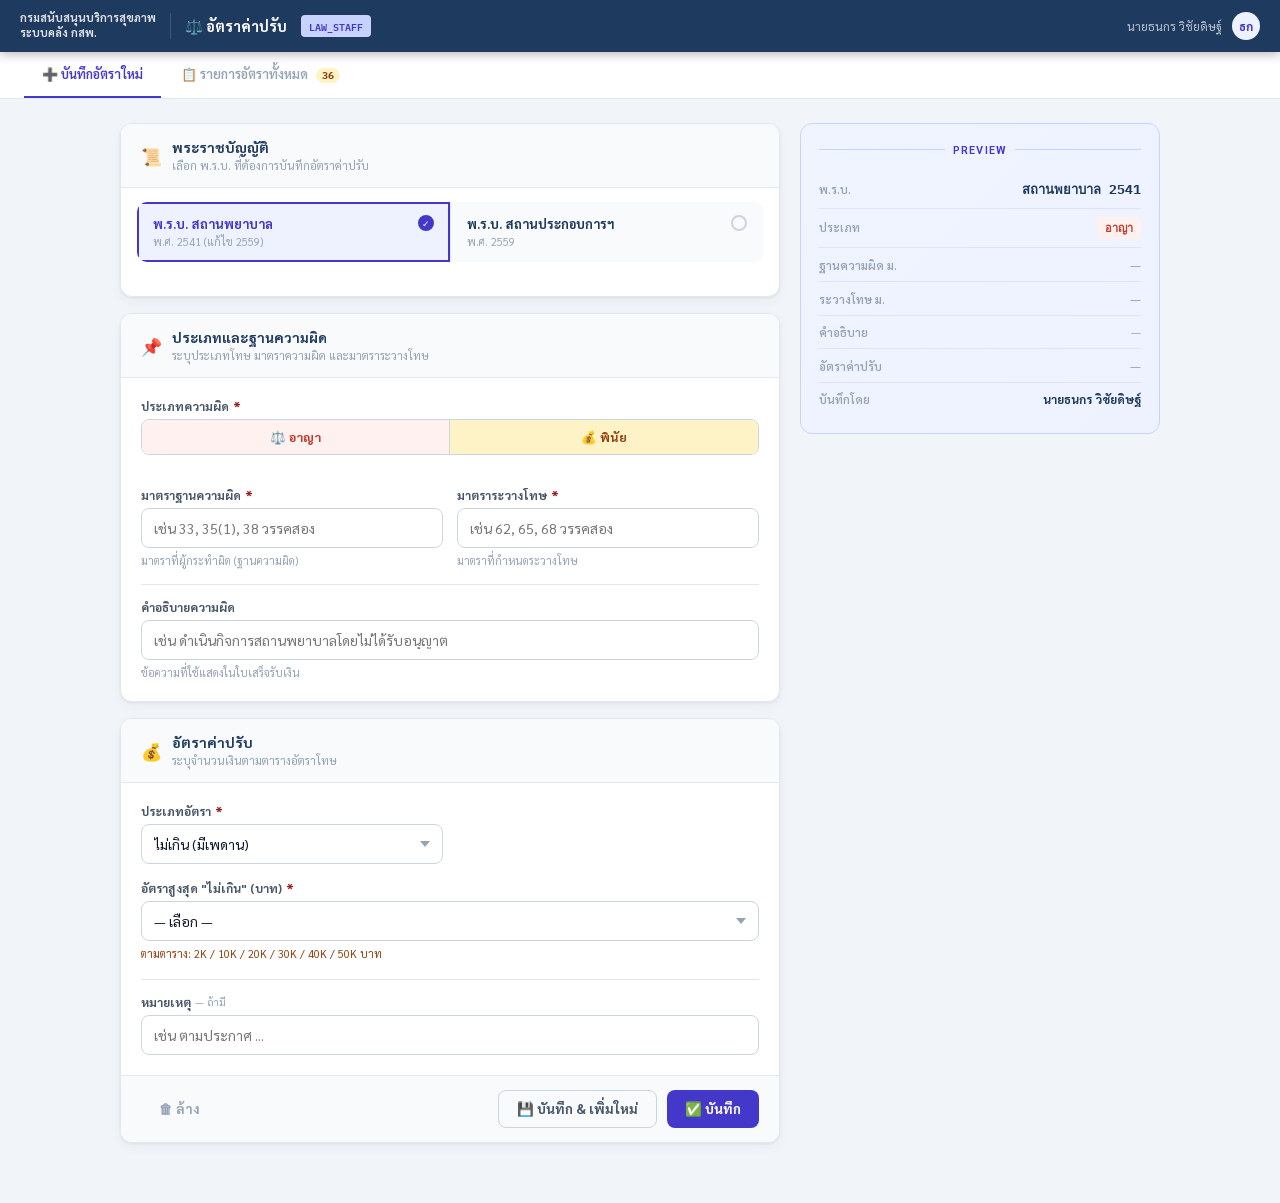
<file: law-finerates-ui.html>
<!DOCTYPE html>
<html lang="th">
<head>
<meta charset="UTF-8">
<meta name="viewport" content="width=device-width,initial-scale=1.0">
<title>บันทึกอัตราค่าปรับ — กสพ.</title>
<link href="https://fonts.googleapis.com/css2?family=Sarabun:wght@300;400;500;600;700;800&family=IBM+Plex+Mono:wght@400;500;600&display=swap" rel="stylesheet">
<style>
*,*::before,*::after{box-sizing:border-box;margin:0;padding:0}
:root{
  --navy:#1e3a5f;--law:#4338ca;--law-l:#eef2ff;--law-m:#c7d2fe;
  --grn:#065f46;--grn-l:#d1fae5;
  --red:#991b1b;--red-l:#fee2e2;
  --amb:#92400e;--amb-l:#fef3c7;--amb-m:#fcd34d;
  --bg:#f1f5f9;--panel:#fff;--panel2:#f8fafc;
  --border:#e2e8f0;--border2:#cbd5e1;
  --tx1:#0f172a;--tx2:#475569;--tx3:#94a3b8;
  --shadow:0 1px 3px rgba(0,0,0,.07),0 4px 12px rgba(0,0,0,.04);
}
html,body{background:var(--bg);color:var(--tx1);font-family:'Sarabun',sans-serif;font-size:15px;min-height:100vh}
.topbar{background:var(--navy);height:52px;display:flex;align-items:center;padding:0 20px;gap:14px;position:sticky;top:0;z-index:200;box-shadow:0 2px 10px rgba(0,0,0,.3)}
.tb-brand{font-size:11px;font-weight:700;color:rgba(255,255,255,.85);line-height:1.35}
.tb-sep{width:1px;height:26px;background:rgba(255,255,255,.15)}
.tb-pg{font-size:14.5px;font-weight:700;color:#fff}
.tb-role{font-size:10px;font-family:'IBM Plex Mono';font-weight:600;padding:2px 8px;border-radius:4px;background:var(--law-m);color:var(--law)}
.tb-r{margin-left:auto;display:flex;align-items:center;gap:10px}
.tb-av{width:28px;height:28px;border-radius:50%;background:var(--law-l);color:var(--law);font-size:11px;font-weight:800;display:flex;align-items:center;justify-content:center}
.tb-name{font-size:12px;color:rgba(255,255,255,.7)}
.page-tabs{background:var(--panel);border-bottom:1px solid var(--border);padding:0 24px;display:flex;gap:2px}
.ptab{padding:13px 18px;font-size:13px;font-weight:600;color:var(--tx3);cursor:pointer;border-bottom:2px solid transparent;transition:.15s;white-space:nowrap}
.ptab.on{color:var(--law);border-bottom-color:var(--law)}
.ptab:hover:not(.on){color:var(--tx2)}
.cnt-b{display:inline-block;font-size:10px;font-weight:700;padding:1px 6px;border-radius:8px;background:var(--amb-l);color:var(--amb);margin-left:5px;font-family:'IBM Plex Mono'}
.wrap{max-width:1080px;margin:0 auto;padding:24px 20px 60px}
.psect{display:none}.psect.on{display:block}
.two{display:grid;grid-template-columns:1fr 360px;gap:20px;align-items:start}
.card{background:var(--panel);border:1px solid var(--border);border-radius:12px;overflow:hidden;box-shadow:var(--shadow)}
.chd{padding:14px 20px;background:var(--panel2);border-bottom:1px solid var(--border);display:flex;align-items:center;gap:10px}
.chd-tt{font-size:14px;font-weight:700;color:var(--navy)}
.chd-st{font-size:11.5px;color:var(--tx3);margin-top:2px}
.cbody{padding:20px}
.law-tog{display:grid;grid-template-columns:1fr 1fr;gap:1px;background:var(--border);border-radius:10px;overflow:hidden;margin-bottom:20px}
.lopt{padding:13px 16px;background:var(--panel2);cursor:pointer;transition:.15s}
.lopt:hover{background:var(--law-l)}
.lopt.on{background:var(--law-l);box-shadow:inset 0 0 0 2px var(--law)}
.lopt-row{display:flex;align-items:flex-start;gap:8px}
.lopt-name{font-size:13px;font-weight:700;color:var(--navy)}
.lopt.on .lopt-name{color:var(--law)}
.lopt-sub{font-size:11px;color:var(--tx3);margin-top:2px}
.lopt-chk{width:16px;height:16px;border-radius:50%;border:2px solid var(--border2);margin-left:auto;display:flex;align-items:center;justify-content:center;flex-shrink:0;font-size:9px;transition:.15s}
.lopt.on .lopt-chk{background:var(--law);border-color:var(--law);color:#fff}
.vsw{display:grid;grid-template-columns:1fr 1fr;gap:0;border:1.5px solid var(--border2);border-radius:8px;overflow:hidden;margin-bottom:18px}
.vbtn{padding:9px 12px;text-align:center;cursor:pointer;font-size:12.5px;font-weight:700;color:var(--tx3);background:var(--panel2);border-right:1px solid var(--border2);transition:.15s}
.vbtn:last-child{border-right:none}
.vbtn.on.cr{background:#fff1f0;color:#c0392b}
.vbtn.on.ci{background:var(--amb-l);color:var(--amb)}
.fg{display:grid;gap:14px}.fg2{grid-template-columns:1fr 1fr}
.frow{display:flex;flex-direction:column;gap:5px}
.flbl{font-size:12px;font-weight:700;color:var(--tx2);display:flex;align-items:center;gap:4px}
.req{color:var(--red);font-size:14px;line-height:1}
.opt{font-size:10.5px;color:var(--tx3);font-weight:400}
.fin{height:40px;border:1.5px solid var(--border2);border-radius:8px;padding:0 12px;font-size:14px;font-family:'Sarabun',sans-serif;color:var(--tx1);background:var(--panel);width:100%;transition:border-color .15s,box-shadow .15s}
.fin:focus{outline:none;border-color:var(--law);box-shadow:0 0 0 3px var(--law-l)}
.fsel{height:40px;border:1.5px solid var(--border2);border-radius:8px;padding:0 32px 0 12px;font-size:14px;font-family:'Sarabun',sans-serif;color:var(--tx1);background:var(--panel) url("data:image/svg+xml,%3Csvg xmlns='http://www.w3.org/2000/svg' width='10' height='6'%3E%3Cpath d='M0 0l5 6 5-6z' fill='%2394a3b8'/%3E%3C/svg%3E") no-repeat right 12px center;width:100%;cursor:pointer;appearance:none;transition:border-color .15s}
.fsel:focus{outline:none;border-color:var(--law);box-shadow:0 0 0 3px var(--law-l)}
.fhint{font-size:11px;color:var(--tx3);line-height:1.5}
.fhint.w{color:var(--amb)}.fhint.i{color:#1d4ed8}
.fdiv{height:1px;background:var(--border);margin:4px 0 2px}
.amt-row{display:flex;align-items:center;gap:8px}
.amt-row .fin{flex:1}
.amt-sep{font-size:12px;color:var(--tx3);font-weight:600;white-space:nowrap}
.pv-card{background:linear-gradient(135deg,#f0f4ff,#eef2ff);border:1.5px solid var(--law-m);border-radius:12px;padding:18px;position:sticky;top:72px}
.pv-title{font-size:11px;font-weight:700;text-transform:uppercase;letter-spacing:1.2px;color:var(--law);margin-bottom:14px;display:flex;align-items:center;gap:8px}
.pv-title::before,.pv-title::after{content:'';flex:1;height:1.5px;background:var(--law-m)}
.pvi{padding:8px 0;border-bottom:1px solid rgba(99,102,241,.12);display:flex;justify-content:space-between;align-items:baseline;gap:8px}
.pvi:last-child{border-bottom:none}
.pvk{font-size:11.5px;color:var(--tx3);font-weight:600;flex-shrink:0}
.pvv{font-size:13px;font-weight:700;color:var(--navy);font-family:'IBM Plex Mono';text-align:right;word-break:break-all}
.pve{color:var(--tx3);font-style:italic;font-family:'Sarabun';font-weight:400}
.act{display:flex;justify-content:space-between;align-items:center;padding:14px 20px;background:var(--panel2);border-top:1px solid var(--border)}
.btn{display:inline-flex;align-items:center;gap:6px;padding:0 18px;height:38px;border-radius:8px;font-size:13.5px;font-weight:700;font-family:'Sarabun',sans-serif;cursor:pointer;border:none;transition:.15s}
.btn-p{background:var(--law);color:#fff}
.btn-p:hover{background:#3730a3;box-shadow:0 4px 12px rgba(67,56,202,.35);transform:translateY(-1px)}
.btn-o{background:transparent;border:1.5px solid var(--border2);color:var(--tx2)}
.btn-o:hover{border-color:var(--tx2);color:var(--tx1)}
.btn-g{background:transparent;color:var(--tx3);border:none}
.btn-g:hover{background:var(--bg);color:var(--tx2)}
.btn-sm{height:32px;padding:0 12px;font-size:12px}
.btn-d{background:var(--red-l);color:var(--red);border:1px solid #fca5a5}
.chip{display:inline-block;padding:2px 8px;border-radius:5px;font-size:11px;font-weight:700}
.cc{background:#fff1f0;color:#c0392b}.ci{background:var(--amb-l);color:var(--amb)}.cl{background:var(--law-l);color:var(--law)}.cg{background:var(--grn-l);color:var(--grn)}
.fb{background:var(--panel);border:1px solid var(--border);border-radius:10px;padding:12px 16px;display:flex;gap:10px;flex-wrap:wrap;align-items:center;margin-bottom:16px}
.tw{overflow-x:auto;border-radius:12px;border:1px solid var(--border)}
.tbl{width:100%;border-collapse:collapse;font-size:13.5px;background:var(--panel)}
.tbl thead th{padding:10px 14px;text-align:left;font-size:11px;font-weight:700;letter-spacing:.7px;text-transform:uppercase;color:var(--tx3);background:var(--panel2);border-bottom:1px solid var(--border);white-space:nowrap}
.tbl tbody td{padding:10px 14px;border-bottom:1px solid #f1f5f9;vertical-align:middle}
.tbl tbody tr:last-child td{border-bottom:none}
.tbl tbody tr:hover td{background:#f8fafc}
.mono{font-family:'IBM Plex Mono';font-weight:600;font-size:12px}
.stag{display:inline-block;font-family:'IBM Plex Mono';font-size:12px;font-weight:600;padding:2px 8px;border-radius:5px;background:var(--law-l);color:var(--law)}
.dds{margin-bottom:24px}
.ddt{font-size:15px;font-weight:800;color:var(--navy);margin-bottom:4px;display:flex;align-items:center;gap:8px}
.ddst{font-size:12px;color:var(--tx3);margin-bottom:12px}
.ddw{overflow-x:auto;border-radius:10px;border:1px solid var(--border)}
.dtbl{width:100%;border-collapse:collapse;font-size:13px;background:var(--panel)}
.dtbl thead th{padding:9px 13px;font-size:10.5px;font-weight:700;text-transform:uppercase;letter-spacing:.6px;color:var(--tx3);background:var(--panel2);border-bottom:1px solid var(--border);white-space:nowrap}
.dtbl tbody td{padding:9px 13px;border-bottom:1px solid #f1f5f9;vertical-align:top}
.dtbl tbody tr:last-child td{border-bottom:none}
.dtbl tbody tr:hover td{background:var(--bg)}
.dtbl td.fn{font-family:'IBM Plex Mono';font-size:12px;font-weight:600;color:var(--law);white-space:nowrap}
.dtbl td.tp{font-family:'IBM Plex Mono';font-size:11px;color:var(--tx2)}
.dtbl td.ex{font-size:12px;color:var(--tx2)}
.dtbl td.nt{font-size:12px;color:var(--tx2);line-height:1.55}
.dgrp td{background:var(--navy)!important;color:rgba(255,255,255,.9);font-size:11px;font-weight:700;padding:6px 13px;letter-spacing:.4px}
.tcode{font-size:13px;background:var(--law-l);color:var(--law);font-family:'IBM Plex Mono';padding:2px 8px;border-radius:5px}
@keyframes fadeUp{from{opacity:0;transform:translateY(8px)}to{opacity:1;transform:translateY(0)}}
.card,.pv-card,.fb,.tw{animation:fadeUp .25s ease both}
@media(max-width:760px){.two{grid-template-columns:1fr}.fg2{grid-template-columns:1fr}.pv-card{position:static}}
</style>
</head>
<body>

<div class="topbar">
  <div class="tb-brand">กรมสนับสนุนบริการสุขภาพ<br>ระบบคลัง กสพ.</div>
  <div class="tb-sep"></div>
  <div class="tb-pg">⚖️ อัตราค่าปรับ</div>
  <div class="tb-role">LAW_STAFF</div>
  <div class="tb-r">
    <div class="tb-name">นายธนกร วิชัยดิษฐ์</div>
    <div class="tb-av">ธก</div>
  </div>
</div>

<div class="page-tabs">
  <div class="ptab on" id="tab0">➕ บันทึกอัตราใหม่</div>
  <div class="ptab" id="tab1">📋 รายการอัตราทั้งหมด <span class="cnt-b" id="cnt-b">26</span></div>

</div>

<!-- ═══ FORM PAGE ═══ -->
<div class="psect on" id="pg-form">
<div class="wrap">
<div class="two">

  <!-- LEFT -->
  <div>
    <!-- 1. พ.ร.บ. -->
    <div class="card" style="margin-bottom:16px">
      <div class="chd"><span style="font-size:17px">📜</span>
        <div><div class="chd-tt">พระราชบัญญัติ</div><div class="chd-st">เลือก พ.ร.บ. ที่ต้องการบันทึกอัตราค่าปรับ</div></div>
      </div>
      <div class="cbody" style="padding:14px 16px">
        <div class="law-tog">
          <div class="lopt on" onclick="pickLaw(this,'2541')">
            <div class="lopt-row">
              <div><div class="lopt-name">พ.ร.บ. สถานพยาบาล</div><div class="lopt-sub">พ.ศ. 2541 (แก้ไข 2559)</div></div>
              <div class="lopt-chk">✓</div>
            </div>
          </div>
          <div class="lopt" onclick="pickLaw(this,'2559')">
            <div class="lopt-row">
              <div><div class="lopt-name">พ.ร.บ. สถานประกอบการฯ</div><div class="lopt-sub">พ.ศ. 2559</div></div>
              <div class="lopt-chk"></div>
            </div>
          </div>
        </div>
      </div>
    </div>

    <!-- 2. ความผิด -->
    <div class="card" style="margin-bottom:16px">
      <div class="chd"><span style="font-size:17px">📌</span>
        <div><div class="chd-tt">ประเภทและฐานความผิด</div><div class="chd-st">ระบุประเภทโทษ มาตราความผิด และมาตราระวางโทษ</div></div>
      </div>
      <div class="cbody">
        <div class="frow" style="margin-bottom:14px">
          <div class="flbl">ประเภทความผิด <span class="req">*</span></div>
          <div class="vsw">
            <div class="vbtn cr on" id="bcr" onclick="pickV('cr')">⚖️ อาญา</div>
            <div class="vbtn ci" id="bci" onclick="pickV('ci')">💰 พินัย</div>
          </div>
        </div>
        <div class="fg fg2">
          <div class="frow">
            <div class="flbl">มาตราฐานความผิด <span class="req">*</span></div>
            <input class="fin" id="f-off" placeholder="เช่น 33, 35(1), 38 วรรคสอง" oninput="sy()">
            <div class="fhint">มาตราที่ผู้กระทำผิด (ฐานความผิด)</div>
          </div>
          <div class="frow">
            <div class="flbl" id="lbl-pen">มาตราระวางโทษ <span class="req">*</span></div>
            <input class="fin" id="f-pen" placeholder="เช่น 62, 65, 68 วรรคสอง" oninput="sy()">
            <div class="fhint" id="hint-pen">มาตราที่กำหนดระวางโทษ</div>
          </div>
        </div>
        <div class="fdiv" style="margin-top:14px"></div>
        <div class="frow" style="margin-top:14px">
          <div class="flbl">คำอธิบายความผิด </div>
          <input class="fin" id="f-desc" placeholder="เช่น ดำเนินกิจการสถานพยาบาลโดยไม่ได้รับอนุญาต" oninput="sy()">
          <div class="fhint">ข้อความที่ใช้แสดงในใบเสร็จรับเงิน</div>
        </div>
      </div>
    </div>

    <!-- 3. อัตรา -->
    <div class="card">
      <div class="chd"><span style="font-size:17px">💰</span>
        <div><div class="chd-tt">อัตราค่าปรับ</div><div class="chd-st">ระบุจำนวนเงินตามตารางอัตราโทษ</div></div>
      </div>
      <div class="cbody">
        <div class="fg fg2" style="margin-bottom:16px">
          <div class="frow">
            <div class="flbl">ประเภทอัตรา <span class="req">*</span></div>
            <select class="fsel" id="f-rtype" onchange="togRF();sy()">
              <option value="MAX">ไม่เกิน (มีเพดาน)</option>
              <option value="FIXED">กำหนดตายตัว</option>
              <option value="RANGE">ช่วง ขั้นต่ำ–สูงสุด</option>
            </select>
          </div>
          <div class="frow" id="row-fixed" style="display:none">
            <div class="flbl">จำนวนเงิน (บาท) <span class="req">*</span></div>
            <input class="fin" id="f-fixed" type="number" min="0" step="100" placeholder="0" oninput="sy()">
            <div class="fhint">ค่าปรับคงที่ต่อกระทง</div>
          </div>
        </div>
        <div id="blk-max" class="frow">
          <div class="flbl">อัตราสูงสุด "ไม่เกิน" (บาท) <span class="req">*</span></div>
          <select class="fsel" id="f-max" onchange="sy()">
            <option value="">— เลือก —</option>
            <option value="2000">2,000</option>
            <option value="10000">10,000</option>
            <option value="20000">20,000</option>
            <option value="30000">30,000</option>
            <option value="40000">40,000</option>
            <option value="50000">50,000</option>
          </select>
          <div class="fhint w">ตามตาราง: 2K / 10K / 20K / 30K / 40K / 50K บาท</div>
        </div>
        <div id="blk-range" style="display:none" class="frow">
          <div class="flbl">ช่วงอัตราค่าปรับ (บาท) <span class="req">*</span></div>
          <div class="amt-row">
            <input class="fin" id="f-min" type="number" min="0" step="100" placeholder="ขั้นต่ำ" oninput="sy()">
            <span class="amt-sep">—</span>
            <input class="fin" id="f-rmx" type="number" min="0" step="100" placeholder="ขั้นสูง" oninput="sy()">
          </div>
        </div>
        <div class="fdiv" style="margin:16px 0 14px"></div>
        <div class="frow">
          <div class="flbl">หมายเหตุ <span class="opt">— ถ้ามี</span></div>
          <input class="fin" id="f-note" placeholder="เช่น ตามประกาศ ..." oninput="sy()">
        </div>
      </div>
      <div class="act">
        <button class="btn btn-g" onclick="clr()">🗑 ล้าง</button>
        <div style="display:flex;gap:10px">
          <button class="btn btn-o" onclick="saveNew()">💾 บันทึก &amp; เพิ่มใหม่</button>
          <button class="btn btn-p" onclick="saveList()">✅ บันทึก</button>
        </div>
      </div>
    </div>
  </div>

  <!-- RIGHT: Preview -->
  <div>
    <div class="pv-card">
      <div class="pv-title">Preview</div>
      <div class="pvi"><span class="pvk">พ.ร.บ.</span><span class="pvv" id="pv-law">สถานพยาบาล 2541</span></div>
      <div class="pvi"><span class="pvk">ประเภท</span><span class="pvv" id="pv-vt"><span class="chip cc">อาญา</span></span></div>
      <div class="pvi"><span class="pvk">ฐานความผิด ม.</span><span class="pvv pve" id="pv-off">—</span></div>
      <div class="pvi"><span class="pvk" id="pvk-pen">ระวางโทษ ม.</span><span class="pvv pve" id="pv-pen">—</span></div>
      <div class="pvi"><span class="pvk">คำอธิบาย</span><span class="pvv pve" id="pv-desc" style="font-family:'Sarabun';font-size:12px;max-width:200px;text-align:right">—</span></div>
      <div class="pvi"><span class="pvk">อัตราค่าปรับ</span><span class="pvv pve" id="pv-rate">—</span></div>
      <div class="pvi"><span class="pvk">บันทึกโดย</span><span class="pvv" style="font-family:'Sarabun';font-size:12px">นายธนกร วิชัยดิษฐ์</span></div>
    </div>
  </div>

</div>
</div>
</div>

<!-- ═══ LIST PAGE ═══ -->
<div class="psect" id="pg-list">
<div class="wrap">
  <div class="fb">
    <select class="fsel" style="width:190px">
      <option>ทุก พ.ร.บ.</option>
      <option>พ.ร.บ. สถานพยาบาล 2541</option>
      <option>พ.ร.บ. สถานประกอบการฯ 2559</option>
    </select>
    <select class="fsel" style="width:130px">
      <option>ทุกประเภท</option>
      <option>อาญา</option>
      <option>พินัย</option>
    </select>
    <input class="fin" placeholder="🔍 ค้นหามาตรา / คำอธิบาย" style="flex:1;min-width:160px;height:38px">
    <button class="btn btn-p btn-sm">ค้นหา</button>
    <button class="btn btn-o btn-sm" onclick="goTab(0)">➕ เพิ่มใหม่</button>
  </div>
  <div class="tw">
    <table class="tbl">
      <thead><tr><th>#</th><th>พ.ร.บ.</th><th>ประเภท</th><th>ฐานความผิด (ม.)</th><th>ระวางโทษ/พินัย (ม.)</th><th>อัตราค่าปรับ</th><th>คำอธิบาย</th><th>บันทึกโดย</th><th>จัดการ</th></tr></thead>
      <tbody id="ltb"></tbody>
    </table>
  </div>
</div>
</div>

<!-- ═══ DICT PAGE ═══ -->
<div class="psect" id="pg-dict">
<div class="wrap">

  <!-- laws -->
  <div class="dds">
    <div class="ddt"><span class="tcode">laws</span> Master — พระราชบัญญัติ</div>
    <div class="ddst">ตาราง master เก็บรายชื่อ พ.ร.บ. · Admin กำหนดล่วงหน้า ไม่ได้กรอกผ่านหน้าจอนี้</div>
    <div class="ddw"><table class="dtbl">
      <thead><tr><th>Column</th><th>Type</th><th>Null</th><th>Default</th><th>ตัวอย่าง</th><th>คำอธิบาย</th></tr></thead>
      <tbody>
        <tr><td class="fn">id</td><td class="tp">TINYINT PK</td><td>NOT NULL</td><td>AUTO_INC</td><td class="ex">1</td><td class="nt">รหัส พ.ร.บ.</td></tr>
        <tr><td class="fn">law_code</td><td class="tp">VARCHAR(20)</td><td>NOT NULL</td><td>—</td><td class="ex">HOSP_2541</td><td class="nt">รหัสย่อ เช่น HOSP_2541, WELLNESS_2559</td></tr>
        <tr><td class="fn">law_name_th</td><td class="tp">VARCHAR(300)</td><td>NOT NULL</td><td>—</td><td class="ex">พ.ร.บ. สถานพยาบาล พ.ศ. 2541</td><td class="nt">ชื่อเต็มภาษาไทย</td></tr>
        <tr><td class="fn">law_year</td><td class="tp">SMALLINT</td><td>NOT NULL</td><td>—</td><td class="ex">2541</td><td class="nt">พ.ศ. ที่ประกาศใช้</td></tr>
        <tr><td class="fn">amendment_year</td><td class="tp">SMALLINT</td><td>NULL</td><td>NULL</td><td class="ex">2559</td><td class="nt">พ.ศ. ที่แก้ไขล่าสุด</td></tr>
        <tr><td class="fn">is_active</td><td class="tp">TINYINT(1)</td><td>NOT NULL</td><td>1</td><td class="ex">1</td><td class="nt">1 = ใช้งาน</td></tr>
      </tbody>
    </table></div>
  </div>

  <!-- law_violations -->
  <div class="dds">
    <div class="ddt"><span class="tcode">law_violations</span> ฐานความผิด — มาตรา</div>
    <div class="ddst">เก็บทุกมาตราจากทุก พ.ร.บ. · FK → laws.id · <strong>กรอกจากหน้าจอนี้ (ส่วน "ประเภทและฐานความผิด")</strong></div>
    <div class="ddw"><table class="dtbl">
      <thead><tr><th>Column</th><th>Type</th><th>Null</th><th>Default</th><th>ตัวอย่าง</th><th>คำอธิบาย</th></tr></thead>
      <tbody>
        <tr class="dgrp"><td colspan="6">🔑 Identity</td></tr>
        <tr><td class="fn">id</td><td class="tp">BIGINT PK</td><td>NOT NULL</td><td>AUTO_INC</td><td class="ex">5</td><td class="nt">รหัสความผิด</td></tr>
        <tr><td class="fn">law_id</td><td class="tp">TINYINT FK</td><td>NOT NULL</td><td>—</td><td class="ex">1</td><td class="nt">FK → laws.id · ดึงจากปุ่ม พ.ร.บ. ที่เลือก</td></tr>
        <tr class="dgrp"><td colspan="6">📌 มาตราและประเภท</td></tr>
        <tr><td class="fn">offense_section</td><td class="tp">VARCHAR(50)</td><td>NOT NULL</td><td>—</td><td class="ex">35(1)</td><td class="nt">มาตราฐานความผิด · <strong>กรอกโดย LAW_STAFF</strong></td></tr>
        <tr><td class="fn">penalty_section</td><td class="tp">VARCHAR(50)</td><td>NOT NULL</td><td>—</td><td class="ex">65</td><td class="nt">มาตราระวางโทษ หรือ ปรับเป็นพินัย · <strong>กรอกโดย LAW_STAFF</strong></td></tr>
        <tr><td class="fn">violation_type</td><td class="tp">ENUM</td><td>NOT NULL</td><td>—</td><td class="ex">CRIMINAL</td><td class="nt">CRIMINAL = อาญา · CIVIL = พินัย · ดึงจากปุ่มที่เลือก</td></tr>
        <tr class="dgrp"><td colspan="6">📝 คำอธิบาย</td></tr>
        <tr><td class="fn">description</td><td class="tp">TEXT</td><td>NOT NULL</td><td>—</td><td class="ex">ดำเนินกิจการโดยไม่ได้รับอนุญาต</td><td class="nt">คำอธิบายความผิด · ใช้แสดงในใบเสร็จ · <strong>กรอกโดย LAW_STAFF</strong></td></tr>
        <tr><td class="fn">is_active</td><td class="tp">TINYINT(1)</td><td>NOT NULL</td><td>1</td><td class="ex">1</td><td class="nt">1 = ใช้งาน</td></tr>
        <tr class="dgrp"><td colspan="6">🕐 Audit</td></tr>
        <tr><td class="fn">created_by</td><td class="tp">INT FK</td><td>NOT NULL</td><td>—</td><td class="ex">12</td><td class="nt">FK → users.id · ดึงจาก session อัตโนมัติ</td></tr>
        <tr><td class="fn">created_at</td><td class="tp">DATETIME</td><td>NOT NULL</td><td>NOW()</td><td class="ex">2568-01-15 09:00:00</td><td class="nt">วันเวลาที่บันทึก · ระบบเติมให้</td></tr>
        <tr><td class="fn">updated_at</td><td class="tp">DATETIME</td><td>NOT NULL</td><td>NOW()</td><td class="ex">2568-01-15 09:00:00</td><td class="nt">ON UPDATE NOW() อัตโนมัติ</td></tr>
      </tbody>
    </table></div>
  </div>

  <!-- fine_rates -->
  <div class="dds">
    <div class="ddt"><span class="tcode">fine_rates</span> อัตราค่าปรับ</div>
    <div class="ddst">เก็บอัตราค่าปรับต่อมาตรา · FK → law_violations.id · <strong>บันทึกตรง ใช้งานได้ทันที ไม่มี workflow อนุมัติ</strong></div>
    <div class="ddw"><table class="dtbl">
      <thead><tr><th>Column</th><th>Type</th><th>Null</th><th>Default</th><th>ตัวอย่าง</th><th>คำอธิบาย</th></tr></thead>
      <tbody>
        <tr class="dgrp"><td colspan="6">🔑 Identity</td></tr>
        <tr><td class="fn">id</td><td class="tp">BIGINT PK</td><td>NOT NULL</td><td>AUTO_INC</td><td class="ex">101</td><td class="nt">รหัสอัตราค่าปรับ</td></tr>
        <tr><td class="fn">violation_id</td><td class="tp">BIGINT FK</td><td>NOT NULL</td><td>—</td><td class="ex">5</td><td class="nt">FK → law_violations.id · INSERT พร้อมกัน 1 transaction</td></tr>
        <tr class="dgrp"><td colspan="6">💰 อัตราค่าปรับ — เลือก 1 รูปแบบ (rate_type กำหนดว่า field ใดใช้)</td></tr>
        <tr><td class="fn">rate_type</td><td class="tp">ENUM</td><td>NOT NULL</td><td>—</td><td class="ex">MAX</td><td class="nt">MAX = ไม่เกิน · FIXED = ตายตัว · RANGE = ช่วง min–max · <strong>กรอกโดย LAW_STAFF</strong></td></tr>
        <tr><td class="fn">max_amount</td><td class="tp">DECIMAL(12,2)</td><td>NULL</td><td>NULL</td><td class="ex">20000.00</td><td class="nt">เพดาน "ไม่เกิน X บาท" · ใช้เมื่อ rate_type = MAX</td></tr>
        <tr><td class="fn">fixed_amount</td><td class="tp">DECIMAL(12,2)</td><td>NULL</td><td>NULL</td><td class="ex">NULL</td><td class="nt">จำนวนตายตัว · ใช้เมื่อ rate_type = FIXED</td></tr>
        <tr><td class="fn">min_amount</td><td class="tp">DECIMAL(12,2)</td><td>NULL</td><td>NULL</td><td class="ex">NULL</td><td class="nt">ขั้นต่ำ · ใช้เมื่อ rate_type = RANGE</td></tr>
        <tr><td class="fn">range_max_amount</td><td class="tp">DECIMAL(12,2)</td><td>NULL</td><td>NULL</td><td class="ex">NULL</td><td class="nt">ขั้นสูง · ใช้เมื่อ rate_type = RANGE</td></tr>
        <tr class="dgrp"><td colspan="6">📝 หมายเหตุ + Audit</td></tr>
        <tr><td class="fn">note</td><td class="tp">TEXT</td><td>NULL</td><td>NULL</td><td class="ex">ตามประกาศ ...</td><td class="nt">หมายเหตุเพิ่มเติม · กรอกได้ ถ้ามี</td></tr>
        <tr><td class="fn">created_by</td><td class="tp">INT FK</td><td>NOT NULL</td><td>—</td><td class="ex">12</td><td class="nt">FK → users.id · ดึงจาก session อัตโนมัติ</td></tr>
        <tr><td class="fn">created_at</td><td class="tp">DATETIME</td><td>NOT NULL</td><td>NOW()</td><td class="ex">2568-01-15 09:00:00</td><td class="nt">วันเวลาที่บันทึก · ระบบเติมให้</td></tr>
        <tr><td class="fn">updated_at</td><td class="tp">DATETIME</td><td>NOT NULL</td><td>NOW()</td><td class="ex">2568-01-15 09:00:00</td><td class="nt">ON UPDATE NOW() อัตโนมัติ</td></tr>
      </tbody>
    </table></div>
  </div>

  <!-- Mapping -->
  <div class="dds">
    <div class="ddt">🗺 Mapping จากตารางภาพ → DB Field</div>
    <div class="ddst">คอลัมน์ในตารางภาพที่อัปโหลดมาตรงกับ field ใดใน DB</div>
    <div class="ddw"><table class="dtbl">
      <thead><tr><th>คอลัมน์ในภาพ</th><th>DB Field</th><th>ตาราง DB</th><th>ตัวอย่าง 2541 อาญา</th><th>ตัวอย่าง 2541 พินัย</th><th>ตัวอย่าง 2559</th></tr></thead>
      <tbody>
        <tr><td>ฐานความผิด มาตรา</td><td class="fn">offense_section</td><td class="tp">law_violations</td><td class="ex">33, 35(1), 38 วรรคสอง</td><td class="ex">21, 26, 38 วรรคหนึ่ง, 46</td><td class="ex">12, 28(9)–(13), 35</td></tr>
        <tr><td>ระวางโทษ / ปรับเป็นพินัย มาตรา</td><td class="fn">penalty_section</td><td class="tp">law_violations</td><td class="ex">62, 65, 68 วรรคสอง</td><td class="ex">59, 61, 68 วรรคหนึ่ง, 70</td><td class="ex">42, 43, 44, 45, 46</td></tr>
        <tr><td>ประเภทความผิด (อาญา/พินัย)</td><td class="fn">violation_type</td><td class="tp">law_violations</td><td class="ex">CRIMINAL</td><td class="ex">CIVIL</td><td class="ex">CRIMINAL / CIVIL</td></tr>
        <tr><td>คำอธิบายความผิด</td><td class="fn">description</td><td class="tp">law_violations</td><td class="ex">ดำเนินกิจการโดยไม่ได้รับอนุญาต</td><td class="ex">ฝ่าฝืนข้อกำหนดพินัย</td><td class="ex">ดำเนินกิจการสปาโดยไม่ได้รับอนุญาต</td></tr>
        <tr><td>อัตราค่าปรับ กรรมละ (บาท)</td><td class="fn">max_amount</td><td class="tp">fine_rates</td><td class="ex">20,000</td><td class="ex">2,000 / 10,000 / 20,000</td><td class="ex">10,000–50,000</td></tr>
        <tr><td>ประเภทอัตรา</td><td class="fn">rate_type</td><td class="tp">fine_rates</td><td class="ex">MAX</td><td class="ex">MAX</td><td class="ex">MAX</td></tr>
      </tbody>
    </table></div>
  </div>

</div>
</div>

<script>
let lawC='2541', vtC='cr';

const DATA=[
  {law:'2541',vt:'CRIMINAL',off:'33 วรรคสอง',pen:'62',rt:'MAX',mx:20000,desc:'ดำเนินกิจการโดยไม่ได้รับอนุญาต'},
  {law:'2541',vt:'CRIMINAL',off:'34 (2)',pen:'65',rt:'MAX',mx:20000,desc:'ดำเนินกิจการฝ่าฝืนเงื่อนไข'},
  {law:'2541',vt:'CRIMINAL',off:'35 (1)',pen:'65',rt:'MAX',mx:20000,desc:'ไม่ปฏิบัติตามมาตรฐาน (1)'},
  {law:'2541',vt:'CRIMINAL',off:'35 (2)',pen:'65',rt:'MAX',mx:20000,desc:'ไม่ปฏิบัติตามมาตรฐาน (2)'},
  {law:'2541',vt:'CRIMINAL',off:'35 (3)',pen:'65',rt:'MAX',mx:20000,desc:'ไม่ปฏิบัติตามมาตรฐาน (3)'},
  {law:'2541',vt:'CRIMINAL',off:'35 (4)',pen:'65',rt:'MAX',mx:20000,desc:'ไม่ปฏิบัติตามมาตรฐาน (4)'},
  {law:'2541',vt:'CRIMINAL',off:'38 วรรคสอง',pen:'68 วรรคสอง',rt:'MAX',mx:20000,desc:'ฝ่าฝืนคำสั่งระงับ (อาญา)'},
  {law:'2541',vt:'CRIMINAL',off:'39',pen:'58',rt:'MAX',mx:20000,desc:'ไม่แสดงใบอนุญาต'},
  {law:'2541',vt:'CRIMINAL',off:'45',pen:'58',rt:'MAX',mx:20000,desc:'ไม่แจ้งข้อมูล'},
  {law:'2541',vt:'CRIMINAL',off:'44 วรรคสอง',pen:'69',rt:'MAX',mx:20000,desc:'ขัดขวางเจ้าหน้าที่'},
  {law:'2541',vt:'CRIMINAL',off:'49',pen:'58',rt:'MAX',mx:20000,desc:'ไม่จัดทำรายงาน'},
  {law:'2541',vt:'CRIMINAL',off:'72',pen:'72',rt:'MAX',mx:20000,desc:'ผิดบทเฉพาะกาล'},
  {law:'2541',vt:'CIVIL',off:'21',pen:'59',rt:'MAX',mx:10000,desc:'ฝ่าฝืนข้อกำหนดพินัย ม.21'},
  {law:'2541',vt:'CIVIL',off:'26',pen:'61',rt:'MAX',mx:10000,desc:'ฝ่าฝืนข้อกำหนดพินัย ม.26'},
  {law:'2541',vt:'CIVIL',off:'30',pen:'61',rt:'MAX',mx:10000,desc:'ฝ่าฝืนข้อกำหนดพินัย ม.30'},
  {law:'2541',vt:'CIVIL',off:'31',pen:'59',rt:'MAX',mx:10000,desc:'ฝ่าฝืนข้อกำหนดพินัย ม.31'},
  {law:'2541',vt:'CIVIL',off:'32',pen:'59',rt:'MAX',mx:10000,desc:'ฝ่าฝืนข้อกำหนดพินัย ม.32'},
  {law:'2541',vt:'CIVIL',off:'34 (3)',pen:'64',rt:'MAX',mx:10000,desc:'ฝ่าฝืนข้อกำหนดพินัย ม.34(3)'},
  {law:'2541',vt:'CIVIL',off:'34 (4)',pen:'64',rt:'MAX',mx:10000,desc:'ฝ่าฝืนข้อกำหนดพินัย ม.34(4)'},
  {law:'2541',vt:'CIVIL',off:'38 วรรคหนึ่ง',pen:'68 วรรคหนึ่ง',rt:'MAX',mx:20000,desc:'ฝ่าฝืนคำสั่งระงับ (พินัย)'},
  {law:'2541',vt:'CIVIL',off:'40',pen:'59',rt:'MAX',mx:10000,desc:'ฝ่าฝืนข้อกำหนดพินัย ม.40'},
  {law:'2541',vt:'CIVIL',off:'42',pen:'61',rt:'MAX',mx:10000,desc:'ฝ่าฝืนข้อกำหนดพินัย ม.42'},
  {law:'2541',vt:'CIVIL',off:'43',pen:'59',rt:'MAX',mx:10000,desc:'ฝ่าฝืนข้อกำหนดพินัย ม.43'},
  {law:'2541',vt:'CIVIL',off:'44 วรรคหนึ่ง',pen:'61',rt:'MAX',mx:10000,desc:'ฝ่าฝืนข้อกำหนดพินัย ม.44'},
  {law:'2541',vt:'CIVIL',off:'46',pen:'70',rt:'MAX',mx:2000,desc:'ไม่ปิดประกาศ'},
  {law:'2559',vt:'CRIMINAL',off:'12',pen:'42',rt:'MAX',mx:50000,desc:'ดำเนินกิจการสปาโดยไม่ได้รับอนุญาต'},
  {law:'2559',vt:'CIVIL',off:'41',pen:'41',rt:'MAX',mx:40000,desc:'ฝ่าฝืนมาตรฐานสถานประกอบการ'},
  {law:'2559',vt:'CIVIL',off:'20',pen:'43',rt:'MAX',mx:20000,desc:'ไม่แจ้งข้อมูลตามกำหนด'},
  {law:'2559',vt:'CIVIL',off:'24',pen:'44',rt:'MAX',mx:40000,desc:'ไม่ปฏิบัติตามมาตรฐาน'},
  {law:'2559',vt:'CIVIL',off:'28 (9)',pen:'45',rt:'MAX',mx:30000,desc:'ฝ่าฝืนข้อห้าม (9)'},
  {law:'2559',vt:'CIVIL',off:'28 (10)',pen:'45',rt:'MAX',mx:30000,desc:'ฝ่าฝืนข้อห้าม (10)'},
  {law:'2559',vt:'CIVIL',off:'28 (11)',pen:'45',rt:'MAX',mx:30000,desc:'ฝ่าฝืนข้อห้าม (11)'},
  {law:'2559',vt:'CIVIL',off:'28 (12)',pen:'45',rt:'MAX',mx:30000,desc:'ฝ่าฝืนข้อห้าม (12)'},
  {law:'2559',vt:'CIVIL',off:'28 (13)',pen:'45',rt:'MAX',mx:30000,desc:'ฝ่าฝืนข้อห้าม (13)'},
  {law:'2559',vt:'CIVIL',off:'29 วรรคสอง',pen:'45',rt:'MAX',mx:30000,desc:'ฝ่าฝืนข้อกำหนดวรรคสอง'},
  {law:'2559',vt:'CIVIL',off:'35',pen:'46',rt:'MAX',mx:10000,desc:'ไม่ปฏิบัติตามคำสั่ง'},
];
document.getElementById('cnt-b').textContent = DATA.length;

function buildList(){
  const tb=document.getElementById('ltb'); tb.innerHTML='';
  DATA.forEach((r,i)=>{
    const isCr=r.vt==='CRIMINAL';
    const fmt=r.rt==='MAX'?`ไม่เกิน ${r.mx.toLocaleString()}`:r.rt==='FIXED'?`${r.mx.toLocaleString()} บาท`:`${r.mn?.toLocaleString()}–${r.mx.toLocaleString()}`;
    const ll=r.law==='2541'?'สถานพยาบาล 2541':'สถานประกอบการฯ 2559';
    const tr=document.createElement('tr');
    tr.innerHTML=`<td style="color:var(--tx3);font-size:12px">${i+1}</td><td style="font-size:12.5px;white-space:nowrap">${ll}</td><td><span class="chip ${isCr?'cc':'ci'}">${isCr?'อาญา':'พินัย'}</span></td><td><span class="stag">ม.${r.off}</span></td><td><span class="stag" style="background:var(--grn-l);color:var(--grn)">ม.${r.pen}</span></td><td style="font-family:'IBM Plex Mono';font-size:12px;font-weight:700;color:var(--navy);white-space:nowrap">${fmt}</td><td style="font-size:12.5px;color:var(--tx2)">${r.desc}</td><td style="font-size:11.5px;color:var(--tx3)">นายธนกร ว.</td><td style="white-space:nowrap"><button class="btn btn-o btn-sm" style="margin-right:4px">✏️</button><button class="btn btn-d btn-sm">🗑</button></td>`;
    tb.appendChild(tr);
  });
}
buildList();

function goTab(i){
  document.querySelectorAll('.psect').forEach(p=>p.classList.remove('on'));
  document.querySelectorAll('.ptab').forEach(t=>t.classList.remove('on'));
  document.querySelectorAll('.psect')[i].classList.add('on');
  document.querySelectorAll('.ptab')[i].classList.add('on');
  window.scrollTo(0,0);
}
document.querySelectorAll('.ptab').forEach((t,i)=>t.onclick=()=>goTab(i));

function pickLaw(el,c){
  document.querySelectorAll('.lopt').forEach(o=>{o.classList.remove('on');o.querySelector('.lopt-chk').textContent='';});
  el.classList.add('on'); el.querySelector('.lopt-chk').textContent='✓';
  lawC=c; sy();
}

function pickV(t){
  vtC=t;
  document.getElementById('bcr').className='vbtn cr'+(t==='cr'?' on':'');
  document.getElementById('bci').className='vbtn ci'+(t==='ci'?' on':'');
  const isCi=t==='ci';
  document.getElementById('lbl-pen').innerHTML=(isCi?'มาตราปรับเป็นพินัย':'มาตราระวางโทษ')+' <span class="req">*</span>';
  document.getElementById('hint-pen').textContent=isCi?'มาตราที่กำหนดอัตราพินัย':'มาตราที่กำหนดระวางโทษ';
  document.getElementById('pvk-pen').textContent=isCi?'ปรับเป็นพินัย ม.':'ระวางโทษ ม.';
  sy();
}

function togRF(){
  const t=document.getElementById('f-rtype').value;
  document.getElementById('blk-max').style.display=t==='MAX'?'':'none';
  document.getElementById('blk-range').style.display=t==='RANGE'?'':'none';
  document.getElementById('row-fixed').style.display=t==='FIXED'?'':'none';
  sy();
}

function sy(){
  const ll=lawC==='2541'?'สถานพยาบาล 2541':'สถานประกอบการฯ 2559';
  document.getElementById('pv-law').textContent=ll;
  document.getElementById('pv-vt').innerHTML=`<span class="chip ${vtC==='cr'?'cc':'ci'}">${vtC==='cr'?'อาญา':'พินัย'}</span>`;
  const off=document.getElementById('f-off').value.trim();
  const pvO=document.getElementById('pv-off'); pvO.textContent=off||'—'; pvO.className='pvv'+(off?'':' pve');
  const pen=document.getElementById('f-pen').value.trim();
  const pvP=document.getElementById('pv-pen'); pvP.textContent=pen||'—'; pvP.className='pvv'+(pen?'':' pve');
  const desc=document.getElementById('f-desc').value.trim();
  const pvD=document.getElementById('pv-desc'); pvD.textContent=desc||'—'; pvD.className='pvv'+(desc?'':' pve');
  const rt=document.getElementById('f-rtype').value;
  let rs='—';
  if(rt==='MAX'){const v=document.getElementById('f-max').value; rs=v?`ไม่เกิน ${Number(v).toLocaleString()} บาท`:'—';}
  else if(rt==='FIXED'){const v=document.getElementById('f-fixed').value; rs=v?`${Number(v).toLocaleString()} บาท (ตายตัว)`:'—';}
  else if(rt==='RANGE'){const mn=document.getElementById('f-min').value,mx=document.getElementById('f-rmx').value; rs=(mn||mx)?`${mn?Number(mn).toLocaleString():'?'} – ${mx?Number(mx).toLocaleString():'?'} บาท`:'—';}
  const pvR=document.getElementById('pv-rate'); pvR.textContent=rs; pvR.className='pvv'+(rs!=='—'?'':' pve');
}

function clr(){
  ['f-off','f-pen','f-desc','f-fixed','f-note','f-min','f-rmx'].forEach(id=>{const el=document.getElementById(id);if(el)el.value='';});
  document.getElementById('f-max').value='';
  document.getElementById('f-rtype').value='MAX';
  togRF(); sy();
}

function saveNew(){
  const v=['f-off','f-pen','f-desc'].map(id=>document.getElementById(id).value.trim());
  if(v.some(x=>!x)){alert('กรุณากรอกข้อมูลที่จำเป็นให้ครบก่อน');return;}
  alert('✅ บันทึกสำเร็จ\n\nพร้อมกรอกรายการถัดไป');
  clr(); document.getElementById('f-off').focus();
}
function saveList(){
  const v=['f-off','f-pen','f-desc'].map(id=>document.getElementById(id).value.trim());
  if(v.some(x=>!x)){alert('กรุณากรอกข้อมูลที่จำเป็นให้ครบก่อน');return;}
  alert('✅ บันทึกสำเร็จ'); goTab(1);
}
sy();
</script>
</body>
</html>
</file>
